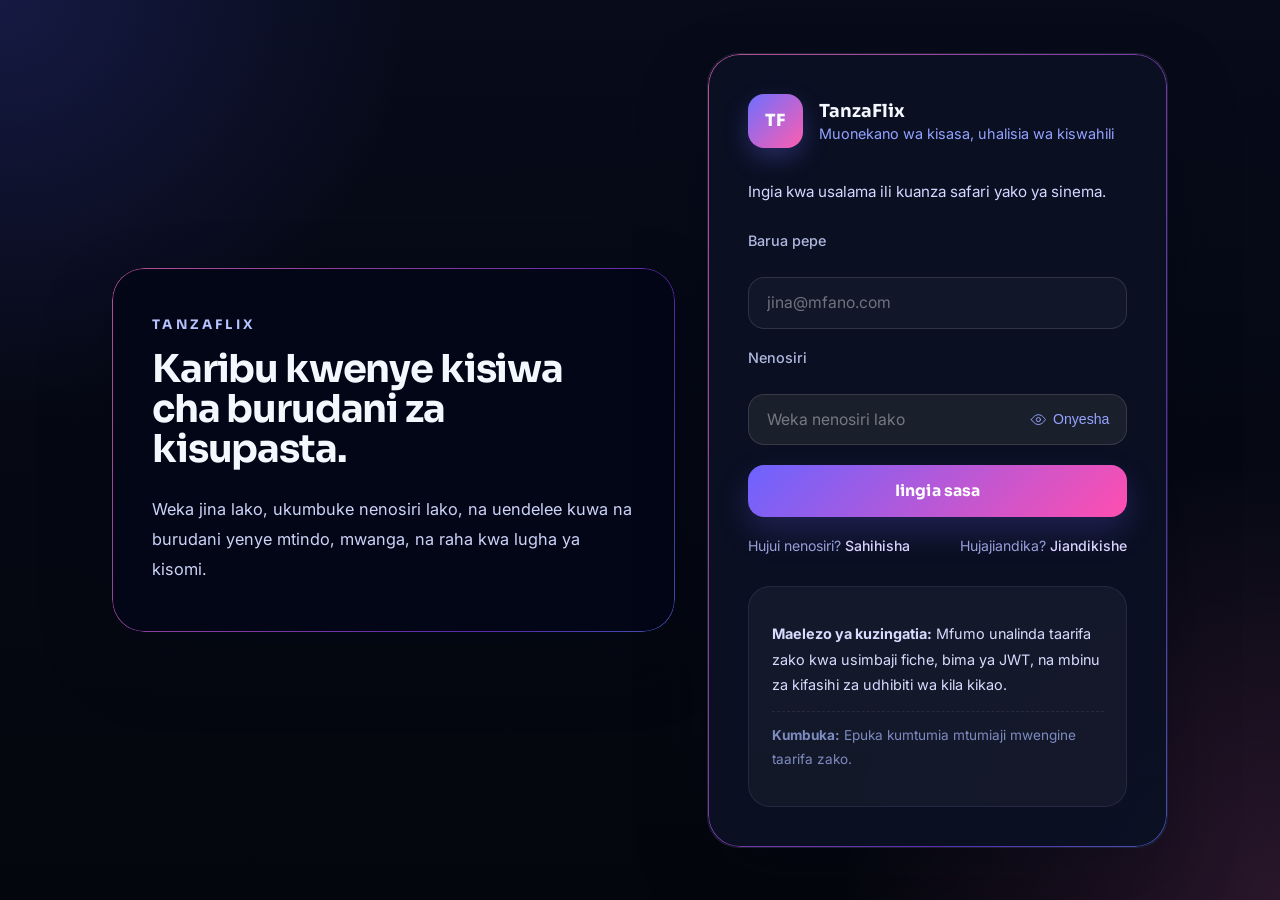
<file: index.html>
<!DOCTYPE html>
<html lang="sw">
<head>
  <meta charset="UTF-8" />
  <meta name="viewport" content="width=device-width, initial-scale=1.0" />
  <title>TanzaFlix | Ingia</title>
  <link rel="stylesheet" href="css/styles.css" />
</head>
<body>
  <div class="page-shell">
    <div class="hero-panel">
      <div class="hero-text">
        <p class="eyebrow">TanzaFlix</p>
        <h1>Karibu kwenye kisiwa cha burudani za kisupasta.</h1>
        <p class="hero-copy">
          Weka jina lako, ukumbuke nenosiri lako, na uendelee kuwa na burudani yenye mtindo, mwanga,
          na raha kwa lugha ya kisomi.
        </p>
      </div>
      <div class="login-card">
        <div class="brand-box">
          <span class="brand-mark">TF</span>
          <div>
            <p class="brand-name">TanzaFlix</p>
            <p class="brand-tag">Muonekano wa kisasa, uhalisia wa kiswahili</p>
          </div>
        </div>

        <form id="loginForm" class="login-form" novalidate>
          <p class="form-intro">Ingia kwa usalama ili kuanza safari yako ya sinema.</p>

          <label class="field-label" for="email">Barua pepe</label>
          <input id="email" name="email" type="email" placeholder="jina@mfano.com" required />

          <label class="field-label" for="password">Nenosiri</label>
          <div class="password-group">
            <input id="password" name="password" type="password" placeholder="Weka nenosiri lako" required />
            <button type="button" class="visibility-toggle" aria-label="Onyesha nenosiri" aria-pressed="false">
              <span class="vis-icon">
                <span class="icon-open" aria-hidden="true">
                  <svg viewBox="0 0 24 24" fill="none" xmlns="http://www.w3.org/2000/svg"><path d="M2 12s4-7 10-7 10 7 10 7-4 7-10 7-10-7-10-7z" stroke="currentColor" stroke-width="1.4" stroke-linecap="round" stroke-linejoin="round"/><circle cx="12" cy="12" r="3" stroke="currentColor" stroke-width="1.4" stroke-linecap="round" stroke-linejoin="round"/></svg>
                </span>
                <span class="icon-closed" aria-hidden="true">
                  <svg viewBox="0 0 24 24" fill="none" xmlns="http://www.w3.org/2000/svg"><path d="M17.94 17.94A10.94 10.94 0 0 1 12 19c-6 0-10-7-10-7 .86-1.6 2.08-3.17 3.62-4.5M3 3l18 18" stroke="currentColor" stroke-width="1.4" stroke-linecap="round" stroke-linejoin="round"/><path d="M9.88 9.88A3 3 0 0 0 14.12 14.12" stroke="currentColor" stroke-width="1.4" stroke-linecap="round" stroke-linejoin="round"/></svg>
                </span>
              </span>
              <span class="vis-label">Onyesha</span>
            </button>
          </div>

          <button type="submit" class="submit-btn">Iingia sasa</button>

          <div class="form-meta">
            <span>Hujui nenosiri? <a href="forgotPassword.html">Sahihisha</a></span>
            <span>Hujajiandika? <a href="register.html">Jiandikishe</a></span>
          </div>
        </form>

        <div class="login-notes">
          <p><strong>Maelezo ya kuzingatia:</strong> Mfumo unalinda taarifa zako kwa usimbaji fiche, bima ya JWT, na mbinu za kifasihi za udhibiti wa kila kikao.</p>
          <p class="demo-credentials"><strong>Kumbuka:</strong> Epuka kumtumia mtumiaji mwengine taarifa zako.</p>
        </div>
      </div>
    </div>
  </div>

  <script type="module" src="js/scripts.js"></script>
</body>
</html>
</file>
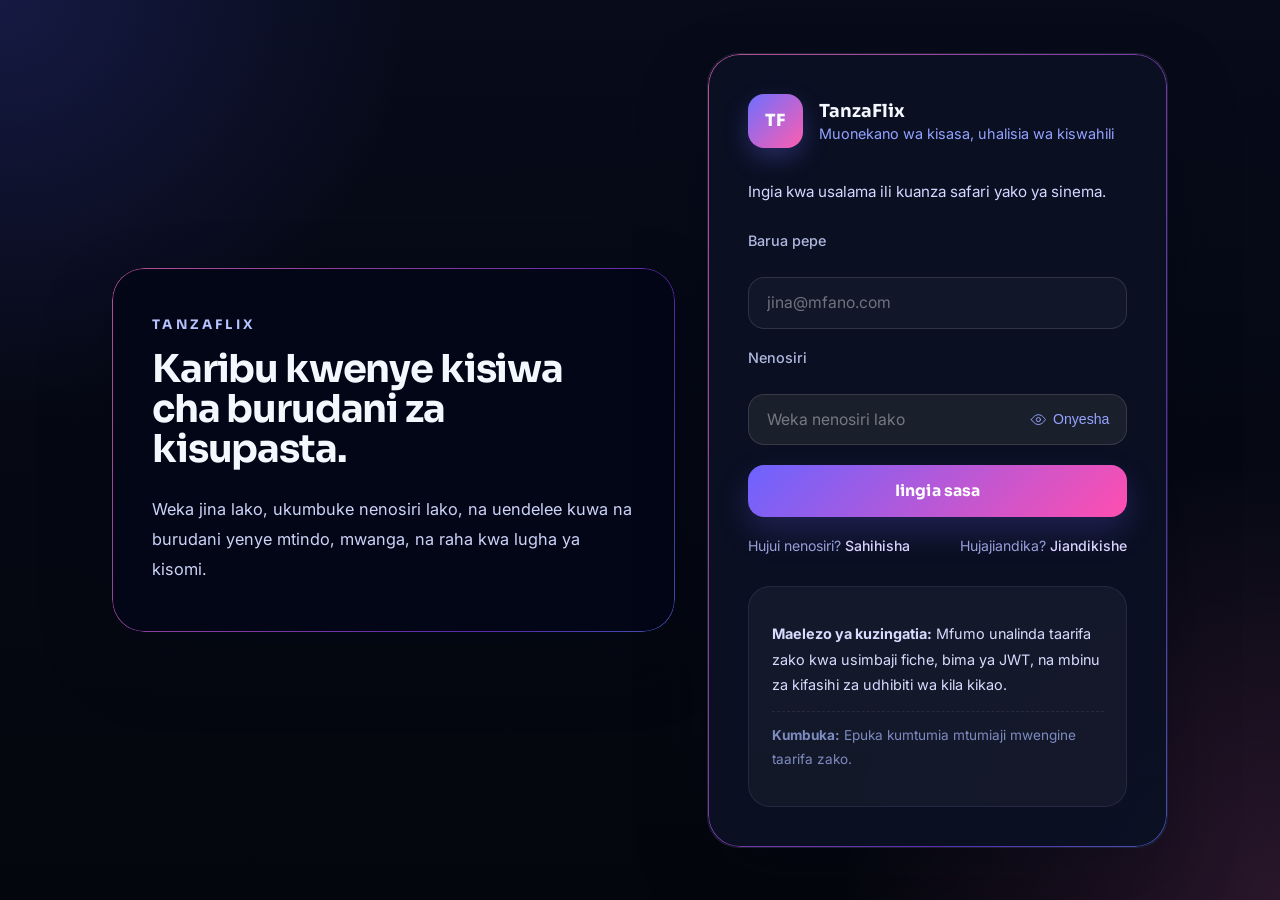
<file: admin.html>
<!DOCTYPE html>
<html lang="sw">
<head>
  <meta charset="UTF-8" />
  <meta name="viewport" content="width=device-width, initial-scale=1.0" />
  <title>TanzaFlix | Admin Panel</title>
  <link rel="stylesheet" href="css/admin.css" />
  <link rel="stylesheet" href="https://cdnjs.cloudflare.com/ajax/libs/font-awesome/6.4.0/css/all.min.css" />
  <style>
    /* Series specific styles */
    .series-fields {
      display: none;
      margin-top: 1rem;
      padding: 1rem;
      background: rgba(255, 255, 255, 0.03);
      border-radius: var(--radius-md);
      border: 1px solid var(--border-color);
    }

    .series-fields.visible {
      display: block;
    }

    .season-group {
      background: rgba(255, 255, 255, 0.02);
      border: 1px solid var(--border-color);
      border-radius: var(--radius-md);
      padding: 1rem;
      margin-bottom: 1rem;
      position: relative;
    }

    .season-group .season-header {
      display: flex;
      justify-content: space-between;
      align-items: center;
      margin-bottom: 0.75rem;
    }

    .season-group .season-header h4 {
      margin: 0;
      color: var(--text-primary);
      font-size: 1rem;
    }

    .season-group .remove-season {
      background: rgba(239, 68, 68, 0.15);
      color: #f87171;
      border: none;
      padding: 0.3rem 0.8rem;
      border-radius: var(--radius-sm);
      cursor: pointer;
      font-size: 0.8rem;
      transition: all var(--transition);
    }

    .season-group .remove-season:hover {
      background: rgba(239, 68, 68, 0.25);
    }

    .episode-item {
      display: grid;
      grid-template-columns: 1fr 1fr 1fr 1fr auto;
      gap: 0.75rem;
      align-items: end;
      background: rgba(255, 255, 255, 0.02);
      padding: 0.75rem;
      border-radius: var(--radius-sm);
      margin-bottom: 0.5rem;
      border: 1px solid rgba(255, 255, 255, 0.04);
    }

    .episode-item .form-group {
      margin-bottom: 0;
    }

    .episode-item .form-group label {
      font-size: 0.7rem;
    }

    .episode-item .remove-episode {
      background: rgba(239, 68, 68, 0.1);
      color: #f87171;
      border: none;
      padding: 0.4rem 0.6rem;
      border-radius: var(--radius-sm);
      cursor: pointer;
      font-size: 0.7rem;
      transition: all var(--transition);
      margin-bottom: 0.2rem;
    }

    .episode-item .remove-episode:hover {
      background: rgba(239, 68, 68, 0.2);
    }

    .episode-item .file-input-wrapper {
      position: relative;
    }

    .episode-item .file-input-wrapper input[type="file"] {
      padding: 0.4rem;
      background: rgba(255, 255, 255, 0.02);
      border-style: dashed;
      color: var(--text-secondary);
      cursor: pointer;
      font-size: 0.75rem;
    }

    .episode-item .file-input-wrapper input[type="file"]::file-selector-button {
      padding: 0.3rem 0.6rem;
      margin-right: 0.5rem;
      border: none;
      border-radius: var(--radius-sm);
      background: var(--primary-gradient);
      color: #fff;
      font-weight: 600;
      font-size: 0.7rem;
      font-family: inherit;
      cursor: pointer;
      transition: opacity var(--transition);
    }

    .episode-item .file-input-wrapper input[type="file"]::file-selector-button:hover {
      opacity: 0.9;
    }

    .episode-item .file-status {
      font-size: 0.65rem;
      color: var(--text-muted);
      margin-top: 0.2rem;
      display: block;
    }

    .episode-item .file-status.uploaded {
      color: var(--accent-green);
    }

    .add-season-btn, .add-episode-btn {
      background: rgba(108, 99, 255, 0.15);
      color: #8b8bff;
      border: 1px solid rgba(108, 99, 255, 0.2);
      padding: 0.4rem 1rem;
      border-radius: var(--radius-sm);
      cursor: pointer;
      font-size: 0.85rem;
      font-weight: 500;
      transition: all var(--transition);
      font-family: inherit;
      margin-top: 0.5rem;
    }

    .add-season-btn:hover, .add-episode-btn:hover {
      background: rgba(108, 99, 255, 0.25);
    }

    .add-episode-btn {
      margin-top: 0.25rem;
      width: 100%;
    }

    .episodes-container {
      margin-top: 0.5rem;
    }

    .badge-single {
      background: rgba(34, 211, 238, 0.12);
      color: #22d3ee;
      padding: 0.15rem 0.6rem;
      border-radius: 999px;
      font-size: 0.65rem;
      font-weight: 600;
      border: 1px solid rgba(34, 211, 238, 0.15);
    }

    .badge-series {
      background: rgba(251, 146, 60, 0.12);
      color: #fb923c;
      padding: 0.15rem 0.6rem;
      border-radius: 999px;
      font-size: 0.65rem;
      font-weight: 600;
      border: 1px solid rgba(251, 146, 60, 0.15);
    }

    .badge-translated {
      background: rgba(34, 197, 94, 0.12);
      color: #4ade80;
      padding: 0.15rem 0.6rem;
      border-radius: 999px;
      font-size: 0.65rem;
      font-weight: 600;
      border: 1px solid rgba(34, 197, 94, 0.15);
    }

    .badge-not-translated {
      background: rgba(251, 191, 36, 0.12);
      color: #fbbf24;
      padding: 0.15rem 0.6rem;
      border-radius: 999px;
      font-size: 0.65rem;
      font-weight: 600;
      border: 1px solid rgba(251, 191, 36, 0.15);
    }

    .content-type-selector {
      display: flex;
      gap: 1rem;
      margin-bottom: 1rem;
      padding: 0.5rem;
      background: rgba(255, 255, 255, 0.03);
      border-radius: var(--radius-md);
      border: 1px solid var(--border-color);
    }

    .content-type-selector label {
      display: flex;
      align-items: center;
      gap: 0.5rem;
      cursor: pointer;
      padding: 0.4rem 0.8rem;
      border-radius: var(--radius-sm);
      transition: all var(--transition);
      font-weight: 500;
      font-size: 0.9rem;
    }

    .content-type-selector label:hover {
      background: rgba(255, 255, 255, 0.05);
    }

    .content-type-selector input[type="radio"] {
      accent-color: #6c63ff;
      width: 16px;
      height: 16px;
      cursor: pointer;
    }

    .content-type-selector label.selected {
      background: rgba(108, 99, 255, 0.12);
      border: 1px solid rgba(108, 99, 255, 0.2);
    }

    .season-number {
      display: inline-block;
      background: rgba(108, 99, 255, 0.15);
      padding: 0.2rem 0.7rem;
      border-radius: var(--radius-sm);
      font-size: 0.8rem;
      font-weight: 600;
      color: #8b8bff;
    }

    /* Loading Spinner for buttons */
    .btn-loading {
      position: relative;
      pointer-events: none;
      opacity: 0.7;
    }

    .btn-loading .spinner {
      display: inline-block;
      width: 18px;
      height: 18px;
      border: 2px solid rgba(255, 255, 255, 0.2);
      border-top-color: #fff;
      border-radius: 50%;
      animation: spin 0.8s linear infinite;
      vertical-align: middle;
      margin-right: 8px;
    }

    @keyframes spin {
      to { transform: rotate(360deg); }
    }

    /* Movies Stats Grid */
    .movies-stats-grid {
      display: grid;
      grid-template-columns: repeat(auto-fit, minmax(200px, 1fr));
      gap: 1rem;
      margin-bottom: 1.5rem;
    }

    .movies-stat-card {
      display: flex;
      align-items: center;
      gap: 1rem;
      padding: 1.1rem 1.3rem;
      background: rgba(255, 255, 255, 0.035);
      border-radius: var(--radius-lg);
      border: 1px solid var(--border-color);
      transition: border-color var(--transition), background var(--transition);
    }

    .movies-stat-card:hover {
      border-color: var(--border-color-strong);
      background: rgba(255, 255, 255, 0.05);
    }

    .movies-stat-icon {
      width: 42px;
      height: 42px;
      flex-shrink: 0;
      display: grid;
      place-items: center;
      background: rgba(108, 99, 255, 0.15);
      border-radius: var(--radius-md);
      font-size: 1.1rem;
      color: #8b8bff;
    }

    .movies-stat-info {
      flex: 1;
      min-width: 0;
    }

    .movies-stat-label {
      font-size: 0.7rem;
      color: var(--text-secondary);
      margin: 0 0 0.15rem;
      font-weight: 500;
      text-transform: uppercase;
      letter-spacing: 0.04em;
    }

    .movies-stat-value {
      font-size: 1.2rem;
      font-weight: 700;
      margin: 0;
      letter-spacing: -0.01em;
      color: var(--text-primary);
    }

    .movies-stat-sub {
      font-size: 0.7rem;
      color: var(--text-secondary);
      margin: 0.1rem 0 0;
    }

    /* Stats Toggle Button */
    .stats-toggle-btn {
      background: rgba(255, 255, 255, 0.06);
      border: 1px solid var(--border-color);
      color: var(--text-secondary);
      padding: 0.5rem 1rem;
      border-radius: var(--radius-md);
      cursor: pointer;
      font-size: 0.85rem;
      font-weight: 500;
      font-family: inherit;
      transition: all var(--transition);
      display: flex;
      align-items: center;
      gap: 0.5rem;
    }

    .stats-toggle-btn:hover {
      background: rgba(255, 255, 255, 0.1);
      color: var(--text-primary);
    }

    .stats-toggle-btn i {
      font-size: 0.9rem;
    }

    /* Users Stats Styles */
    .users-stats-grid {
      display: grid;
      grid-template-columns: repeat(auto-fit, minmax(200px, 1fr));
      gap: 1rem;
      margin-bottom: 1.5rem;
    }

    .users-stat-card {
      display: flex;
      align-items: center;
      gap: 1rem;
      padding: 1.1rem 1.3rem;
      background: rgba(255, 255, 255, 0.035);
      border-radius: var(--radius-lg);
      border: 1px solid var(--border-color);
      transition: border-color var(--transition), background var(--transition);
    }

    .users-stat-card:hover {
      border-color: var(--border-color-strong);
      background: rgba(255, 255, 255, 0.05);
    }

    .users-stat-icon {
      width: 42px;
      height: 42px;
      flex-shrink: 0;
      display: grid;
      place-items: center;
      background: rgba(108, 99, 255, 0.15);
      border-radius: var(--radius-md);
      font-size: 1.1rem;
      color: #8b8bff;
    }

    .users-stat-info {
      flex: 1;
      min-width: 0;
    }

    .users-stat-label {
      font-size: 0.7rem;
      color: var(--text-secondary);
      margin: 0 0 0.15rem;
      font-weight: 500;
      text-transform: uppercase;
      letter-spacing: 0.04em;
    }

    .users-stat-value {
      font-size: 1.2rem;
      font-weight: 700;
      margin: 0;
      letter-spacing: -0.01em;
      color: var(--text-primary);
    }

    .users-stat-sub {
      font-size: 0.7rem;
      color: var(--text-secondary);
      margin: 0.1rem 0 0;
    }

    .users-stats-section {
      margin-bottom: 1.5rem;
    }

    .users-stats-section h3 {
      font-size: 0.85rem;
      font-weight: 600;
      color: var(--text-secondary);
      margin: 0 0 0.75rem 0;
      letter-spacing: 0.03em;
      text-transform: uppercase;
    }

    .users-stats-mini-grid {
      display: grid;
      grid-template-columns: repeat(auto-fit, minmax(180px, 1fr));
      gap: 0.75rem;
    }

    .users-stat-mini {
      padding: 0.75rem 1rem;
      background: rgba(255, 255, 255, 0.025);
      border-radius: var(--radius-md);
      border: 1px solid var(--border-color);
      display: flex;
      justify-content: space-between;
      align-items: center;
    }

    .users-stat-mini-label {
      font-size: 0.78rem;
      color: var(--text-secondary);
    }

    .users-stat-mini-value {
      font-size: 0.9rem;
      font-weight: 600;
      color: var(--text-primary);
    }

    .users-stat-mini .text-success {
      color: #4ade80;
    }
    
    .users-stat-mini .text-warning {
      color: #fbbf24;
    }
    
    .users-stat-mini .text-danger {
      color: #f87171;
    }
    
    .users-stat-mini .text-info {
      color: #60a5fa;
    }

    .users-stat-mini .text-purple {
      color: #a78bfa;
    }

    .country-tag {
      display: inline-block;
      background: rgba(108, 99, 255, 0.12);
      color: #8b8bff;
      padding: 0.15rem 0.6rem;
      border-radius: 999px;
      font-size: 0.7rem;
      font-weight: 500;
      margin: 0.1rem 0.2rem;
    }

    .country-tag .count {
      color: var(--text-secondary);
      font-weight: 400;
    }

    .newest-users-list {
      display: grid;
      gap: 0.5rem;
      margin-top: 0.5rem;
    }

    .newest-user-item {
      display: flex;
      align-items: center;
      gap: 0.75rem;
      padding: 0.6rem 0.8rem;
      background: rgba(255, 255, 255, 0.02);
      border-radius: var(--radius-sm);
      border: 1px solid var(--border-color);
    }

    .newest-user-avatar {
      width: 32px;
      height: 32px;
      border-radius: 50%;
      background: var(--primary-gradient);
      display: grid;
      place-items: center;
      font-weight: 600;
      font-size: 0.8rem;
      color: #fff;
      flex-shrink: 0;
    }

    .newest-user-info {
      flex: 1;
      min-width: 0;
    }

    .newest-user-name {
      font-weight: 600;
      font-size: 0.85rem;
      color: var(--text-primary);
    }

    .newest-user-email {
      font-size: 0.7rem;
      color: var(--text-secondary);
    }

    .newest-user-date {
      font-size: 0.65rem;
      color: var(--text-muted);
    }

    .users-stats-wrapper {
      display: grid;
      grid-template-columns: 1fr 1fr;
      gap: 1.5rem;
      margin-top: 1rem;
    }

    .users-stats-col {
      background: rgba(255, 255, 255, 0.02);
      border-radius: var(--radius-lg);
      border: 1px solid var(--border-color);
      padding: 1rem;
    }

    .users-stats-col h4 {
      font-size: 0.8rem;
      font-weight: 600;
      color: var(--text-secondary);
      margin: 0 0 0.75rem 0;
      text-transform: uppercase;
      letter-spacing: 0.04em;
    }

    /* Ratings Tab Styles */
    .ratings-stats-grid {
      display: grid;
      grid-template-columns: repeat(auto-fit, minmax(200px, 1fr));
      gap: 1rem;
      margin-bottom: 1.5rem;
    }

    .ratings-stat-card {
      display: flex;
      align-items: center;
      gap: 1rem;
      padding: 1.1rem 1.3rem;
      background: rgba(255, 255, 255, 0.035);
      border-radius: var(--radius-lg);
      border: 1px solid var(--border-color);
      transition: border-color var(--transition), background var(--transition);
    }

    .ratings-stat-card:hover {
      border-color: var(--border-color-strong);
      background: rgba(255, 255, 255, 0.05);
    }

    .ratings-stat-icon {
      width: 42px;
      height: 42px;
      flex-shrink: 0;
      display: grid;
      place-items: center;
      background: rgba(251, 191, 36, 0.15);
      border-radius: var(--radius-md);
      font-size: 1.1rem;
      color: #fbbf24;
    }

    .ratings-stat-info {
      flex: 1;
      min-width: 0;
    }

    .ratings-stat-label {
      font-size: 0.7rem;
      color: var(--text-secondary);
      margin: 0 0 0.15rem;
      font-weight: 500;
      text-transform: uppercase;
      letter-spacing: 0.04em;
    }

    .ratings-stat-value {
      font-size: 1.2rem;
      font-weight: 700;
      margin: 0;
      letter-spacing: -0.01em;
      color: var(--text-primary);
    }

    .ratings-distribution {
      padding: 1rem;
      background: rgba(255, 255, 255, 0.02);
      border-radius: var(--radius-md);
      border: 1px solid var(--border-color);
      margin-bottom: 1.5rem;
    }

    .ratings-distribution h4 {
      font-size: 0.85rem;
      color: var(--text-secondary);
      margin: 0 0 0.75rem 0;
    }

    .ratings-top-raters {
      padding: 1rem;
      background: rgba(255, 255, 255, 0.02);
      border-radius: var(--radius-md);
      border: 1px solid var(--border-color);
      margin-bottom: 1.5rem;
    }

    .ratings-top-raters h4 {
      font-size: 0.85rem;
      color: var(--text-secondary);
      margin: 0 0 0.75rem 0;
    }

    /* Subscriptions Tab Styles */
    .subscription-status {
      padding: 0.25rem 0.8rem;
      border-radius: 999px;
      font-size: 0.75rem;
      font-weight: 600;
      display: inline-block;
    }

    .subscription-status.status-active {
      background: rgba(34, 197, 94, 0.15);
      color: #4ade80;
      border: 1px solid rgba(34, 197, 94, 0.2);
    }

    .subscription-status.status-cancelling {
      background: rgba(251, 191, 36, 0.15);
      color: #fbbf24;
      border: 1px solid rgba(251, 191, 36, 0.2);
    }

    .subscription-status.status-expired {
      background: rgba(239, 68, 68, 0.15);
      color: #f87171;
      border: 1px solid rgba(239, 68, 68, 0.2);
    }

    .subscription-status.status-unknown {
      background: rgba(255, 255, 255, 0.05);
      color: var(--text-secondary);
      border: 1px solid var(--border-color);
    }

    .subscription-stats-grid {
      display: grid;
      grid-template-columns: repeat(auto-fit, minmax(160px, 1fr));
      gap: 1rem;
      margin-bottom: 1.5rem;
    }

    .subscription-stat-card {
      display: flex;
      align-items: center;
      gap: 1rem;
      padding: 1rem;
      background: rgba(255, 255, 255, 0.035);
      border-radius: var(--radius-lg);
      border: 1px solid var(--border-color);
      transition: border-color var(--transition), background var(--transition);
    }

    .subscription-stat-card:hover {
      border-color: var(--border-color-strong);
      background: rgba(255, 255, 255, 0.05);
    }

    .subscription-stat-icon {
      width: 36px;
      height: 36px;
      flex-shrink: 0;
      display: grid;
      place-items: center;
      border-radius: var(--radius-md);
      font-size: 1rem;
    }

    .subscription-stat-icon .fa-check-circle {
      color: #4ade80;
    }

    .subscription-stat-icon .fa-clock {
      color: #fbbf24;
    }

    .subscription-stat-icon .fa-times-circle {
      color: #f87171;
    }

    .subscription-stat-icon .fa-id-card {
      color: #8b8bff;
    }

    .subscription-stat-label {
      font-size: 0.65rem;
      color: var(--text-secondary);
      margin: 0;
      text-transform: uppercase;
      letter-spacing: 0.04em;
    }

    .subscription-stat-value {
      font-size: 1.1rem;
      font-weight: 700;
      margin: 0;
      color: var(--text-primary);
    }

    /* Transactions Tab - Stats Grid */
    .stats-grid {
      display: grid;
      grid-template-columns: repeat(auto-fit, minmax(210px, 1fr));
      gap: 1rem;
      margin-bottom: 1.5rem;
    }

    .stat-card {
      display: flex;
      align-items: center;
      gap: 1rem;
      padding: 1.3rem;
      background: rgba(255, 255, 255, 0.035);
      border-radius: var(--radius-lg);
      border: 1px solid var(--border-color);
      transition: border-color var(--transition), background var(--transition);
    }

    .stat-card:hover {
      border-color: var(--border-color-strong);
      background: rgba(255, 255, 255, 0.05);
    }

    .stat-icon {
      width: 48px;
      height: 48px;
      flex-shrink: 0;
      display: grid;
      place-items: center;
      background: rgba(108, 99, 255, 0.15);
      border-radius: var(--radius-md);
      font-size: 1.2rem;
      color: #8b8bff;
    }

    .stat-info {
      flex: 1;
      min-width: 0;
    }

    .stat-label {
      font-size: 0.78rem;
      color: var(--text-secondary);
      margin: 0 0 0.2rem;
      font-weight: 500;
    }

    .stat-value {
      font-size: 1.35rem;
      font-weight: 700;
      margin: 0;
      letter-spacing: -0.01em;
    }

    /* Refresh Button */
    .refresh-btn {
      background: rgba(255, 255, 255, 0.06);
      border: 1px solid var(--border-color);
      color: var(--text-secondary);
      padding: 0.5rem 1rem;
      border-radius: var(--radius-md);
      cursor: pointer;
      font-size: 0.85rem;
      font-weight: 500;
      font-family: inherit;
      transition: all var(--transition);
      display: flex;
      align-items: center;
      gap: 0.5rem;
    }

    .refresh-btn:hover {
      background: rgba(255, 255, 255, 0.1);
      color: var(--text-primary);
    }

    /* Rating bar styling */
    .rating-bar-container {
      height: 6px;
      background: rgba(255, 255, 255, 0.05);
      border-radius: 999px;
      overflow: hidden;
      width: 120px;
    }

    .rating-bar-fill {
      height: 100%;
      background: linear-gradient(90deg, #6c63ff, #ff4eb0);
      border-radius: 999px;
      transition: width 0.6s ease;
    }

    /* Ads Tab Styles */
    .ads-stats-grid {
      display: grid;
      grid-template-columns: repeat(auto-fit, minmax(180px, 1fr));
      gap: 1rem;
      margin-bottom: 1.5rem;
    }

    .ads-stat-card {
      display: flex;
      align-items: center;
      gap: 1rem;
      padding: 1rem 1.2rem;
      background: rgba(255, 255, 255, 0.035);
      border-radius: var(--radius-lg);
      border: 1px solid var(--border-color);
      transition: border-color var(--transition), background var(--transition);
    }

    .ads-stat-card:hover {
      border-color: var(--border-color-strong);
      background: rgba(255, 255, 255, 0.05);
    }

    .ads-stat-icon {
      width: 40px;
      height: 40px;
      flex-shrink: 0;
      display: grid;
      place-items: center;
      background: rgba(251, 146, 60, 0.15);
      border-radius: var(--radius-md);
      font-size: 1.1rem;
      color: #fb923c;
    }

    .ads-stat-info {
      flex: 1;
      min-width: 0;
    }

    .ads-stat-label {
      font-size: 0.65rem;
      color: var(--text-secondary);
      margin: 0 0 0.1rem;
      font-weight: 500;
      text-transform: uppercase;
      letter-spacing: 0.04em;
    }

    .ads-stat-value {
      font-size: 1.1rem;
      font-weight: 700;
      margin: 0;
      color: var(--text-primary);
    }

    .ad-image-preview {
      max-width: 80px;
      max-height: 60px;
      border-radius: var(--radius-sm);
      object-fit: cover;
      border: 1px solid var(--border-color);
    }

    .ad-status-badge {
      padding: 0.2rem 0.7rem;
      border-radius: 999px;
      font-size: 0.7rem;
      font-weight: 600;
    }

    .ad-status-badge.active {
      background: rgba(34, 197, 94, 0.15);
      color: #4ade80;
      border: 1px solid rgba(34, 197, 94, 0.2);
    }

    .ad-status-badge.inactive {
      background: rgba(239, 68, 68, 0.15);
      color: #f87171;
      border: 1px solid rgba(239, 68, 68, 0.2);
    }

    @media (max-width: 992px) {
      .episode-item {
        grid-template-columns: 1fr 1fr;
        gap: 0.5rem;
      }
      .episode-item .remove-episode {
        justify-self: end;
        grid-column: 2;
      }
      .subscription-stats-grid {
        grid-template-columns: repeat(auto-fit, minmax(140px, 1fr));
      }
    }

    @media (max-width: 768px) {
      .episode-item {
        grid-template-columns: 1fr;
        gap: 0.5rem;
      }
      .episode-item .remove-episode {
        justify-self: end;
      }
      .content-type-selector {
        flex-direction: column;
        gap: 0.5rem;
      }
      .movies-stats-grid,
      .users-stats-grid,
      .ratings-stats-grid,
      .ads-stats-grid {
        grid-template-columns: repeat(auto-fit, minmax(150px, 1fr));
        gap: 0.75rem;
      }
      .movies-stat-card,
      .users-stat-card,
      .ratings-stat-card,
      .ads-stat-card {
        padding: 0.9rem 1rem;
      }
      .movies-stat-value,
      .users-stat-value,
      .ratings-stat-value,
      .ads-stat-value {
        font-size: 1rem;
      }
      .users-stats-wrapper {
        grid-template-columns: 1fr;
        gap: 1rem;
      }
      .users-stats-mini-grid {
        grid-template-columns: 1fr 1fr;
      }
      .subscription-stats-grid {
        grid-template-columns: 1fr 1fr;
      }
      .stats-grid {
        grid-template-columns: 1fr 1fr;
      }
    }

    @media (max-width: 480px) {
      .movies-stats-grid,
      .users-stats-grid,
      .ratings-stats-grid,
      .ads-stats-grid {
        grid-template-columns: 1fr 1fr;
        gap: 0.6rem;
      }
      .movies-stat-card,
      .users-stat-card,
      .ratings-stat-card,
      .ads-stat-card {
        padding: 0.7rem 0.8rem;
        gap: 0.6rem;
      }
      .movies-stat-icon,
      .users-stat-icon,
      .ratings-stat-icon,
      .ads-stat-icon {
        width: 32px;
        height: 32px;
        font-size: 0.9rem;
      }
      .movies-stat-value,
      .users-stat-value,
      .ratings-stat-value,
      .ads-stat-value {
        font-size: 0.95rem;
      }
      .movies-stat-label,
      .users-stat-label,
      .ratings-stat-label,
      .ads-stat-label {
        font-size: 0.6rem;
      }
      .users-stats-mini-grid {
        grid-template-columns: 1fr;
      }
      .episode-item {
        grid-template-columns: 1fr;
      }
      .subscription-stats-grid {
        grid-template-columns: 1fr 1fr;
        gap: 0.5rem;
      }
      .subscription-stat-card {
        padding: 0.7rem;
      }
      .subscription-stat-value {
        font-size: 0.95rem;
      }
      .stats-grid {
        grid-template-columns: 1fr;
      }
    }
  </style>
</head>
<body>
  <div class="admin-wrapper">
    <header class="admin-header">
      <div class="header-left">
        <div class="brand">
          <span class="brand-mark">TF</span>
          <span class="brand-name">TanzaFlix Admin</span>
        </div>
      </div>
      <div class="header-center">
        <div class="realtime-clock" id="realtimeClock">
          <span class="time" id="clockTime">00:00:00</span>
          <span class="date" id="clockDate">Jumatano, 1 Januari 2024</span>
        </div>
      </div>
      <div class="header-right">
        <div class="admin-profile" id="adminProfile">
          <span class="admin-email" id="adminEmail">admin@tanzaflix.com</span>
          <div class="admin-avatar">
            <i class="fas fa-user-circle"></i>
          </div>
          <div class="profile-dropdown" id="profileDropdown">
            <button class="dropdown-item" id="logoutBtn">
              <i class="fas fa-sign-out-alt"></i>
              <span>Ondoka</span>
            </button>
          </div>
        </div>
      </div>
    </header>

    <nav class="admin-nav">
        <button class="nav-item active" data-tab="movies">
            <i class="fas fa-film"></i>
            <span>Movies</span>
        </button>
        <button class="nav-item" data-tab="users">
            <i class="fas fa-users"></i>
            <span>Watumizi</span>
        </button>
        <button class="nav-item" data-tab="subscriptions">
            <i class="fas fa-id-card"></i>
            <span>Usajili</span>
        </button>
        <button class="nav-item" data-tab="transactions">
            <i class="fas fa-shopping-cart"></i>
            <span>Manunuzi</span>
        </button>
        <button class="nav-item" data-tab="activities" id="navActivities">
            <i class="fas fa-chart-line"></i>
            <span>Shughuli</span>
        </button>
        <button class="nav-item" data-tab="ratings">
            <i class="fas fa-star"></i>
            <span>Ratings</span>
        </button>
        <button class="nav-item" data-tab="ads">
            <i class="fas fa-ad"></i>
            <span>Matangazo</span>
        </button>
    </nav>

    <main class="admin-content">
      <!-- Movies Tab -->
      <section id="moviesTab" class="tab-content active">
        <div class="tab-header">
          <h2><i class="fas fa-film"></i> Orodha ya Movies</h2>
          <div style="display:flex;gap:0.75rem;align-items:center;flex-wrap:wrap;">
            <button class="stats-toggle-btn" id="toggleStatsBtn">
              <i class="fas fa-chart-bar"></i>
              <span id="statsToggleLabel">Ficha Takwimu</span>
            </button>
            <button class="add-btn" id="addMovieBtn">
              <i class="fas fa-plus"></i>
              <span>Ongeza Movie</span>
            </button>
          </div>
        </div>

        <!-- Movies Stats Section -->
        <div id="moviesStatsContainer">
          <div class="movies-stats-grid" id="moviesStatsGrid">
            <div class="movies-stat-card">
              <div class="movies-stat-icon"><i class="fas fa-video"></i></div>
              <div class="movies-stat-info">
                <p class="movies-stat-label">Jumla ya Movies</p>
                <p class="movies-stat-value" id="statTotalMovies">0</p>
              </div>
            </div>
            <div class="movies-stat-card">
              <div class="movies-stat-icon"><i class="fas fa-tag"></i></div>
              <div class="movies-stat-info">
                <p class="movies-stat-label">Single Movies</p>
                <p class="movies-stat-value" id="statSingleMovies">0</p>
              </div>
            </div>
            <div class="movies-stat-card">
              <div class="movies-stat-icon"><i class="fas fa-layer-group"></i></div>
              <div class="movies-stat-info">
                <p class="movies-stat-label">Series</p>
                <p class="movies-stat-value" id="statSeriesMovies">0</p>
              </div>
            </div>
            <div class="movies-stat-card">
              <div class="movies-stat-icon"><i class="fas fa-clock"></i></div>
              <div class="movies-stat-info">
                <p class="movies-stat-label">Imeongezwa Mwezi</p>
                <p class="movies-stat-value" id="statRecentMovies">0</p>
              </div>
            </div>
            <div class="movies-stat-card">
              <div class="movies-stat-icon"><i class="fas fa-tv"></i></div>
              <div class="movies-stat-info">
                <p class="movies-stat-label">Jumla ya Seasons</p>
                <p class="movies-stat-value" id="statTotalSeasons">0</p>
                <p class="movies-stat-sub"><span id="statTotalEpisodes">0</span> Episodes</p>
              </div>
            </div>
            <div class="movies-stat-card">
              <div class="movies-stat-icon"><i class="fas fa-money-bill-wave"></i></div>
              <div class="movies-stat-info">
                <p class="movies-stat-label">Wastani wa Bei</p>
                <p class="movies-stat-value" id="statAvgPrice">TSh 0</p>
                <p class="movies-stat-sub"><span id="statPaidMovies">0</span> zilizolipwa</p>
              </div>
            </div>
          </div>
        </div>

        <div class="table-container" id="moviesTableContainer">
          <table class="admin-table" id="moviesTable">
            <thead>
              <tr>
                <th>Jina</th>
                <th>Lugha</th>
                <th>Nchi</th>
                <th>Kategoria</th>
                <th>Imetafsiriwa</th>
                <th>Mwaka</th>
                <th>Bei</th>
                <th>Rating</th>
                <th>Vitendo</th>
              </tr>
            </thead>
            <tbody id="moviesTableBody">
              <!-- Movies will be rendered here -->
            </tbody>
          </table>
        </div>
      </section>

      <!-- Users Tab -->
      <section id="usersTab" class="tab-content">
        <div class="tab-header">
          <h2><i class="fas fa-users"></i> Watumizi Waliosajiliwa</h2>
          <div style="display:flex;gap:0.75rem;align-items:center;flex-wrap:wrap;">
            <button class="stats-toggle-btn" id="toggleUsersStatsBtn">
              <i class="fas fa-chart-bar"></i>
              <span id="usersStatsToggleLabel">Ficha Takwimu</span>
            </button>
            <button class="add-btn" id="addUserBtn">
              <i class="fas fa-plus"></i>
              <span>Ongeza Mtumiaji</span>
            </button>
          </div>
        </div>

        <!-- Users Stats Section -->
        <div id="usersStatsContainer">
          <div class="users-stats-grid" id="usersStatsGrid">
            <div class="users-stat-card">
              <div class="users-stat-icon"><i class="fas fa-users"></i></div>
              <div class="users-stat-info">
                <p class="users-stat-label">Jumla ya Watumizi</p>
                <p class="users-stat-value" id="statTotalUsers">0</p>
              </div>
            </div>
            <div class="users-stat-card">
              <div class="users-stat-icon"><i class="fas fa-eye"></i></div>
              <div class="users-stat-info">
                <p class="users-stat-label">Wameangalia</p>
                <p class="users-stat-value" id="statHasWatched">0</p>
                <p class="users-stat-sub"><span id="statNeverWatched">0</span> hawajaangalia</p>
              </div>
            </div>
            <div class="users-stat-card">
              <div class="users-stat-icon"><i class="fas fa-shopping-bag"></i></div>
              <div class="users-stat-info">
                <p class="users-stat-label">Wamenunua</p>
                <p class="users-stat-value" id="statUsersWithPurchases">0</p>
                <p class="users-stat-sub"><span id="statTotalPurchases">0</span> manunuzi</p>
              </div>
            </div>
            <div class="users-stat-card">
              <div class="users-stat-icon"><i class="fas fa-money-bill-wave"></i></div>
              <div class="users-stat-info">
                <p class="users-stat-label">Mapato</p>
                <p class="users-stat-value" id="statUserRevenue">TSh 0</p>
              </div>
            </div>
          </div>

          <div class="users-stats-wrapper">
            <div class="users-stats-col">
              <h4><i class="fas fa-globe-africa"></i> Nchi & Mikoa</h4>
              <div id="usersCountryStats"></div>
              <div style="margin-top:0.75rem;" id="usersRegionStats"></div>
            </div>
            <div class="users-stats-col">
              <h4><i class="fas fa-user-plus"></i> Watumizi Wapya</h4>
              <div id="usersNewestList"></div>
            </div>
          </div>

          <div class="users-stats-section" style="margin-top:1.5rem;">
            <h3><i class="fas fa-chart-line"></i> Muhtasari wa Shughuli</h3>
            <div class="users-stats-mini-grid">
              <div class="users-stat-mini">
                <span class="users-stat-mini-label">Kiwango cha Kutazama</span>
                <span class="users-stat-mini-value text-info" id="statWatchRate">0%</span>
              </div>
              <div class="users-stat-mini">
                <span class="users-stat-mini-label">Kiwango cha Ununuzi</span>
                <span class="users-stat-mini-value text-success" id="statPurchaseRate">0%</span>
              </div>
              <div class="users-stat-mini">
                <span class="users-stat-mini-label">Wateja Wanaorudia</span>
                <span class="users-stat-mini-value text-warning" id="statRepeatCustomers">0</span>
              </div>
              <div class="users-stat-mini">
                <span class="users-stat-mini-label">Wastani wa Matumizi</span>
                <span class="users-stat-mini-value text-purple" id="statAvgSpend">TSh 0</span>
              </div>
            </div>
          </div>

          <div class="users-stats-section" style="margin-top:1rem;">
            <h3><i class="fas fa-calendar-alt"></i> Usajili wa Wiki Iliyopita</h3>
            <div id="usersRegistrationChart" style="display:flex;gap:0.5rem;flex-wrap:wrap;padding:0.5rem 0;"></div>
          </div>
        </div>

        <div class="table-container" style="margin-top:1.5rem;">
          <table class="admin-table" id="usersTable">
            <thead>
              <tr>
                <th>Jina</th>
                <th>Barua pepe</th>
                <th>Simu</th>
                <th>Nchi</th>
                <th>Eneo</th>
                <th>Picha</th>
                <th>Vitendo</th>
              </tr>
            </thead>
            <tbody id="usersTableBody">
              <!-- Users will be rendered here -->
            </tbody>
          </table>
        </div>
      </section>

      <!-- Subscriptions Tab -->
      <section id="subscriptionsTab" class="tab-content">
        <div class="tab-header">
          <h2><i class="fas fa-id-card"></i> Usajili wa Watumizi</h2>
          <button class="refresh-btn" id="refreshSubscriptionsBtn">
            <i class="fas fa-sync-alt"></i>
            <span>Refresh</span>
          </button>
        </div>

        <!-- Subscription Stats -->
        <div class="subscription-stats-grid">
          <div class="subscription-stat-card">
            <div class="subscription-stat-icon"><i class="fas fa-check-circle"></i></div>
            <div>
              <p class="subscription-stat-label">Inatumika</p>
              <p class="subscription-stat-value" id="subActiveCount">0</p>
            </div>
          </div>
          <div class="subscription-stat-card">
            <div class="subscription-stat-icon"><i class="fas fa-clock"></i></div>
            <div>
              <p class="subscription-stat-label">Inaghairiwa</p>
              <p class="subscription-stat-value" id="subCancellingCount">0</p>
            </div>
          </div>
          <div class="subscription-stat-card">
            <div class="subscription-stat-icon"><i class="fas fa-times-circle"></i></div>
            <div>
              <p class="subscription-stat-label">Imeisha</p>
              <p class="subscription-stat-value" id="subExpiredCount">0</p>
            </div>
          </div>
          <div class="subscription-stat-card" style="border-color:rgba(108,99,255,0.2);background:rgba(108,99,255,0.05);">
            <div class="subscription-stat-icon" style="background:rgba(108,99,255,0.2);color:#8b8bff;"><i class="fas fa-id-card"></i></div>
            <div>
              <p class="subscription-stat-label">Jumla</p>
              <p class="subscription-stat-value" id="subTotalCount">0</p>
            </div>
          </div>
        </div>

        <div class="table-container">
          <table class="admin-table" id="subscriptionsTable">
            <thead>
              <tr>
                <th>Mtumiaji</th>
                <th>Barua pepe</th>
                <th>Mpango</th>
                <th>Bei</th>
                <th>Hali</th>
                <th>Inaisha</th>
                <th>Siku Zilizobaki</th>
                <th>Vitendo</th>
              </tr>
            </thead>
            <tbody id="subscriptionsTableBody">
              <!-- Subscriptions will be rendered here -->
            </tbody>
          </table>
        </div>
      </section>

      <!-- Transactions Tab -->
      <section id="transactionsTab" class="tab-content">
        <div class="tab-header">
          <h2><i class="fas fa-shopping-cart"></i> Manunuzi & Mapato</h2>
          <button class="refresh-btn" id="refreshTransactionsBtn">
            <i class="fas fa-sync-alt"></i>
            <span>Refresh</span>
          </button>
        </div>
        <div class="stats-grid">
          <div class="stat-card">
            <div class="stat-icon"><i class="fas fa-dollar-sign"></i></div>
            <div class="stat-info">
              <p class="stat-label">Jumla ya Mapato</p>
              <p class="stat-value" id="totalIncome">TSh 0</p>
            </div>
          </div>
          <div class="stat-card">
            <div class="stat-icon"><i class="fas fa-check-circle"></i></div>
            <div class="stat-info">
              <p class="stat-label">Manunuzi Yamekamilika</p>
              <p class="stat-value" id="completedTransactions">0</p>
            </div>
          </div>
          <div class="stat-card">
            <div class="stat-icon"><i class="fas fa-clock"></i></div>
            <div class="stat-info">
              <p class="stat-label">Manunuzi Yanayosubiri</p>
              <p class="stat-value" id="pendingTransactions">0</p>
            </div>
          </div>
          <div class="stat-card">
            <div class="stat-icon"><i class="fas fa-users"></i></div>
            <div class="stat-info">
              <p class="stat-label">Wateja Walionunua</p>
              <p class="stat-value" id="totalCustomers">0</p>
            </div>
          </div>
        </div>
        <div class="table-container">
          <table class="admin-table" id="transactionsTable">
            <thead>
              <tr>
                <th>#</th>
                <th>Mteja</th>
                <th>Movie</th>
                <th>Kiasi</th>
                <th>Hali</th>
                <th>Tarehe</th>
              </tr>
            </thead>
            <tbody id="transactionsTableBody">
              <!-- Transactions will be rendered here -->
            </tbody>
          </table>
        </div>
      </section>

      <!-- Activities Tab -->
      <section id="activitiesTab" class="tab-content">
        <div class="tab-header">
          <h2><i class="fas fa-chart-line"></i> Shughuli za Watumizi</h2>
          <button class="add-btn" id="openActivitiesDashboardBtn">
            <i class="fas fa-external-link-alt"></i>
            <span>Onyesha Dashboard</span>
          </button>
        </div>
        <div class="table-container">
          <table class="admin-table" id="activitiesTable">
            <thead>
              <tr>
                <th>Mtumiaji</th>
                <th>Hali</th>
                <th>Jukumu</th>
                <th>Imeingia</th>
                <th>Imetoka</th>
                <th>Movie Zilizonunuliwa</th>
                <th>Kitendo</th>
              </tr>
            </thead>
            <tbody id="activitiesTableBody">
              <tr>
                <td colspan="7" class="empty-state">
                  <i class="fas fa-chart-line" style="font-size:1.5rem;display:block;margin-bottom:0.5rem;"></i>
                  <p>Tazama dashboard kamili ya shughuli</p>
                  <button class="add-btn" id="openActivitiesDashboardBtn2" style="margin-top:0.75rem;">
                    <i class="fas fa-external-link-alt"></i>
                    <span>Fungua Dashboard</span>
                  </button>
                </td>
              </tr>
            </tbody>
          </table>
        </div>
      </section>

      <!-- Ratings Tab -->
      <section id="ratingsTab" class="tab-content">
        <div class="tab-header">
          <h2><i class="fas fa-star"></i> Takwimu za Ratings</h2>
          <button class="refresh-btn" id="refreshRatingsBtn">
            <i class="fas fa-sync-alt"></i>
            <span>Refresh</span>
          </button>
        </div>

        <!-- Ratings Stats -->
        <div class="ratings-stats-grid">
          <div class="ratings-stat-card">
            <div class="ratings-stat-icon"><i class="fas fa-star"></i></div>
            <div class="ratings-stat-info">
              <p class="ratings-stat-label">Jumla ya Ratings</p>
              <p class="ratings-stat-value" id="ratingTotalRatings">0</p>
            </div>
          </div>
          <div class="ratings-stat-card">
            <div class="ratings-stat-icon"><i class="fas fa-chart-line"></i></div>
            <div class="ratings-stat-info">
              <p class="ratings-stat-label">Wastani wa Jumla</p>
              <p class="ratings-stat-value" id="ratingOverallAvg">0.0</p>
            </div>
          </div>
          <div class="ratings-stat-card">
            <div class="ratings-stat-icon"><i class="fas fa-film"></i></div>
            <div class="ratings-stat-info">
              <p class="ratings-stat-label">Movies Zilizokadiriwa</p>
              <p class="ratings-stat-value" id="ratingMoviesWithRatings">0</p>
            </div>
          </div>
        </div>

        <!-- Rating Distribution -->
        <div class="ratings-distribution">
          <h4><i class="fas fa-chart-bar"></i> Usambazaji wa Ratings</h4>
          <div id="ratingDistribution">
            <!-- Dynamic content -->
          </div>
        </div>

        <!-- Ratings by Movie -->
        <div class="table-container" style="margin-bottom:1.5rem;">
          <table class="admin-table" id="ratingsMovieTable">
            <thead>
              <tr>
                <th>Jina la Movie</th>
                <th>Wastani wa Rating</th>
                <th>Jumla ya Ratings</th>
                <th>Bar</th>
              </tr>
            </thead>
            <tbody id="ratingsMovieTableBody">
              <!-- Dynamic content -->
            </tbody>
          </table>
        </div>

        <!-- Top Raters -->
        <div class="ratings-top-raters">
          <h4><i class="fas fa-trophy"></i> Watumizi Wanaokadiria Zaidi</h4>
          <div id="ratingTopRaters">
            <!-- Dynamic content -->
          </div>
        </div>
      </section>

      <!-- Ads Tab -->
      <section id="adsTab" class="tab-content">
        <div class="tab-header">
          <h2><i class="fas fa-ad"></i> Usimamizi wa Matangazo</h2>
          <div style="display:flex;gap:0.75rem;align-items:center;flex-wrap:wrap;">
            <button class="refresh-btn" id="refreshAdsBtn">
              <i class="fas fa-sync-alt"></i>
              <span>Refresh</span>
            </button>
            <button class="add-btn" id="addAdBtn">
              <i class="fas fa-plus"></i>
              <span>Ongeza Tangazo</span>
            </button>
          </div>
        </div>

        <!-- Ads Stats -->
        <div class="ads-stats-grid" id="adsStatsGrid">
          <div class="ads-stat-card">
            <div class="ads-stat-icon"><i class="fas fa-ad"></i></div>
            <div class="ads-stat-info">
              <p class="ads-stat-label">Jumla ya Matangazo</p>
              <p class="ads-stat-value" id="statTotalAds">0</p>
            </div>
          </div>
          <div class="ads-stat-card" style="border-color:rgba(34,197,94,0.15);">
            <div class="ads-stat-icon" style="background:rgba(34,197,94,0.15);color:#4ade80;"><i class="fas fa-check-circle"></i></div>
            <div class="ads-stat-info">
              <p class="ads-stat-label">Inatumika</p>
              <p class="ads-stat-value" id="statActiveAds">0</p>
            </div>
          </div>
          <div class="ads-stat-card" style="border-color:rgba(239,68,68,0.15);">
            <div class="ads-stat-icon" style="background:rgba(239,68,68,0.15);color:#f87171;"><i class="fas fa-times-circle"></i></div>
            <div class="ads-stat-info">
              <p class="ads-stat-label">Haijatumika</p>
              <p class="ads-stat-value" id="statInactiveAds">0</p>
            </div>
          </div>
          <div class="ads-stat-card">
            <div class="ads-stat-icon"><i class="fas fa-eye"></i></div>
            <div class="ads-stat-info">
              <p class="ads-stat-label">Jumla ya Maoni</p>
              <p class="ads-stat-value" id="statTotalViews">0</p>
            </div>
          </div>
          <div class="ads-stat-card">
            <div class="ads-stat-icon"><i class="fas fa-mouse-pointer"></i></div>
            <div class="ads-stat-info">
              <p class="ads-stat-label">Jumla ya Kubofya</p>
              <p class="ads-stat-value" id="statTotalClicks">0</p>
              <p class="ads-stat-sub">CTR: <span id="statOverallCTR">0%</span></p>
            </div>
          </div>
        </div>

        <div class="table-container">
          <table class="admin-table" id="adsTable">
            <thead>
              <tr>
                <th>Picha</th>
                <th>Jina</th>
                <th>URL</th>
                <th>Hali</th>
                <th>Maoni</th>
                <th>Kubofya</th>
                <th>CTR</th>
                <th>Tarehe</th>
                <th>Vitendo</th>
              </tr>
            </thead>
            <tbody id="adsTableBody">
              <!-- Ads will be rendered here -->
            </tbody>
          </table>
        </div>
      </section>
    </main>
  </div>

  <!-- Movie Modal -->
  <div class="modal" id="movieModal">
    <div class="modal-content" style="max-width: 900px;">
      <div class="modal-header">
        <h3 id="movieModalTitle">Ongeza Movie</h3>
        <button class="modal-close" onclick="closeModal('movieModal')">&times;</button>
      </div>
      <form id="movieForm" enctype="multipart/form-data">
        <input type="hidden" id="movieId" />

        <div class="form-group">
          <label>Jina la Movie</label>
          <input type="text" id="movieTitle" placeholder="Jina la movie" required />
        </div>

        <!-- Content Type Selector -->
        <div class="form-group">
          <label>Aina ya Maudhui</label>
          <div class="content-type-selector" id="contentTypeSelector">
            <label class="selected">
              <input type="radio" name="contentType" value="single" checked />
              <span>🎬 Single Movie</span>
            </label>
            <label>
              <input type="radio" name="contentType" value="series" />
              <span>📺 Series</span>
            </label>
          </div>
        </div>

        <div class="form-row">
          <div class="form-group">
            <label>Nchi</label>
            <select id="movieCountry" required>
              <option value="">Chagua nchi</option>
              <option value="Movie ya Kiengereza">Movie ya Kiengereza</option>
              <option value="Bongo Movie">Bongo Movie</option>
              <option value="Movie ya Kiarabu">Movie ya Kiarabu</option>
              <option value="Movie ya Kifilipino">Movie ya Kifilipino</option>
              <option value="Movie ya Kihindi">Movie ya Kihindi</option>
              <option value="Movie ya Kitaliano">Movie ya Kitaliano</option>
              <option value="Movie ya Kikorea">Movie ya Kikorea</option>
            </select>
          </div>
          <div class="form-group">
            <label>Lugha</label>
            <input type="text" id="movieLang" placeholder="Lugha ya movie" required />
          </div>
        </div>

        <div class="form-row">
          <div class="form-group">
            <label>Kategoria</label>
            <select id="movieCategory" required>
              <option value="">Chagua kategoria</option>
              <option value="Action">Action</option>
              <option value="Love Story">Love Story</option>
              <option value="Drama">Drama</option>
              <option value="Mix">Mix</option>
            </select>
          </div>
          <div class="form-group">
            <label>Imetafsiriwa</label>
            <select id="movieTranslated" required>
              <option value="0">Haijatafsiriwa</option>
              <option value="1">Imetafsiriwa</option>
            </select>
            <small>Je, movie hii imetafsiriwa kwa Kiswahili?</small>
          </div>
        </div>

        <div class="form-row">
          <div class="form-group">
            <label>Mwaka</label>
            <input type="number" id="movieYear" placeholder="2024" required />
          </div>
          <div class="form-group">
            <label>Bei (TSh)</label>
            <input type="number" id="moviePrice" placeholder="600" required />
          </div>
        </div>

        <div class="form-group">
          <label>Maelezo</label>
          <textarea id="movieDescription" rows="3" placeholder="Maelezo ya movie"></textarea>
        </div>

        <div class="form-group">
          <label>Poster</label>
          <input type="file" id="moviePoster" accept="image/*" required />
          <small>Picha ya jalada la movie (JPEG, PNG, WEBP)</small>
        </div>

        <!-- Single Movie Fields -->
        <div id="singleMovieFields">
          <div class="form-group">
            <label>Muda wa Movie</label>
            <input type="text" id="movieDuration" placeholder="45m, 1h 30m, 2h 15m" />
          </div>
          <div class="form-group">
            <label>Video ya Movie</label>
            <input type="file" id="movieFile" accept="video/*,.mp4,.mkv,.avi" required />
            <small>MP4, MKV, AVI (max 2GB)</small>
          </div>
        </div>

        <!-- Series Fields -->
        <div id="seriesFields" class="series-fields">
          <h4 style="margin: 0 0 1rem 0; color: var(--text-primary);">Mipangilio ya Series</h4>
          <div id="seasonsContainer">
            <!-- Seasons will be dynamically added here -->
          </div>
          <button type="button" class="add-season-btn" id="addSeasonBtn">
            <i class="fas fa-plus"></i> Ongeza Season
          </button>
        </div>

        <div class="form-group">
          <label>More Like This (hiari)</label>
          <select id="movieMoreLike" multiple>
            <option value="">Chagua movies zinazofanana</option>
          </select>
          <small>Shikilia Ctrl (Cmd) ili kuchagua zaidi ya moja</small>
        </div>

        <div class="modal-actions">
          <button type="button" class="btn-cancel" onclick="closeModal('movieModal')">Ghairi</button>
          <button type="submit" class="btn-submit" id="submitMovieBtn">Hifadhi</button>
        </div>
      </form>
    </div>
  </div>

  <!-- User Modal -->
  <div class="modal" id="userModal">
    <div class="modal-content" style="max-width: 550px;">
      <div class="modal-header">
        <h3 id="userModalTitle">Ongeza Mtumiaji</h3>
        <button class="modal-close" onclick="closeModal('userModal')">&times;</button>
      </div>
      <form id="userForm" enctype="multipart/form-data">
        <input type="hidden" id="userId" />

        <div class="form-row">
          <div class="form-group">
            <label>Jina Kamili</label>
            <input type="text" id="userFullName" placeholder="Jina kamili" required />
          </div>
          <div class="form-group">
            <label>Namba ya Simu</label>
            <input type="tel" id="userPhone" placeholder="07XX XXX XXX" required />
          </div>
        </div>

        <div class="form-row">
          <div class="form-group">
            <label>Nchi</label>
            <select id="userCountry" required>
              <option value="">Chagua nchi</option>
              <option value="Tanzania">Tanzania</option>
              <option value="Kenya">Kenya</option>
              <option value="Uganda">Uganda</option>
              <option value="Other">Nchi nyingine</option>
            </select>
          </div>
          <div class="form-group" id="userRegionGroup" style="display:none;">
            <label>Eneo</label>
            <select id="userRegion">
              <option value="">Chagua eneo</option>
              <option value="Bara">Bara</option>
              <option value="Zanzibar">Zanzibar</option>
            </select>
          </div>
        </div>

        <div class="form-group">
          <label>Barua pepe</label>
          <input type="email" id="userEmail" placeholder="jina@mfano.com" required />
        </div>

        <div class="form-row">
          <div class="form-group">
            <label>Nenosiri</label>
            <input type="password" id="userPassword" placeholder="Weka nenosiri" />
            <small style="display:block;margin-top:0.3rem;color:var(--text-muted);font-size:0.7rem;">
              Acha tupu ili kubaki nenosiri la sasa (wakati wa kuhariri)
            </small>
          </div>
          <div class="form-group">
            <label>Hakiki Nenosiri</label>
            <input type="password" id="userPasswordConfirm" placeholder="Rudia nenosiri" />
          </div>
        </div>

        <div class="form-group">
          <label>Picha ya Wasifu</label>
          <input type="file" id="userPhoto" accept="image/*" />
          <small style="display:block;margin-top:0.3rem;color:var(--text-muted);font-size:0.7rem;">
            Chagua picha mpya ili kubadilisha (hiari)
          </small>
        </div>

        <!-- Current photo preview -->
        <div id="userPhotoPreview" class="user-photo-preview" style="display:none; margin-top:0.5rem;">
          <label style="font-size:0.75rem;color:var(--text-secondary);">Picha ya sasa:</label>
          <img id="userCurrentPhoto" src="" alt="Picha ya sasa" style="width:60px;height:60px;border-radius:50%;object-fit:cover;border:2px solid rgba(255,255,255,0.1);display:block;margin-top:0.3rem;" />
        </div>

        <div class="modal-actions">
          <button type="button" class="btn-cancel" onclick="closeModal('userModal')">Ghairi</button>
          <button type="submit" class="btn-submit" id="submitUserBtn">Hifadhi</button>
        </div>
      </form>
    </div>
  </div>

  <!-- Ad Modal -->
  <div class="modal" id="adModal">
    <div class="modal-content" style="max-width: 550px;">
      <div class="modal-header">
        <h3 id="adModalTitle">Ongeza Tangazo</h3>
        <button class="modal-close" onclick="closeModal('adModal')">&times;</button>
      </div>
      <form id="adForm" enctype="multipart/form-data">
        <input type="hidden" id="adId" />

        <div class="form-group">
          <label>Jina la Tangazo</label>
          <input type="text" id="adTitle" placeholder="Jina la tangazo" required />
        </div>

        <div class="form-group">
          <label>URL ya Tangazo</label>
          <input type="url" id="adUrl" placeholder="https://mfano.com" required />
          <small>Anwani ya wavuti ambapo mtumiaji ataelekezwa</small>
        </div>

        <div class="form-group">
          <label>Picha ya Tangazo</label>
          <input type="file" id="adImage" accept="image/*" required />
          <small>PNG, JPEG, WEBP, GIF (max 5MB)</small>
        </div>

        <div id="adImagePreview" style="display:none; margin-top:0.5rem;">
          <label style="font-size:0.75rem;color:var(--text-secondary);">Picha ya sasa:</label>
          <img id="adCurrentImage" src="" alt="Picha ya tangazo" style="max-width:100%;max-height:150px;border-radius:var(--radius-sm);border:1px solid var(--border-color);display:block;margin-top:0.3rem;" />
        </div>

        <div class="form-group">
          <label>Hali</label>
          <select id="adStatus">
            <option value="active">Inatumika</option>
            <option value="inactive">Haijatumika</option>
          </select>
        </div>

        <div class="modal-actions">
          <button type="button" class="btn-cancel" onclick="closeModal('adModal')">Ghairi</button>
          <button type="submit" class="btn-submit" id="submitAdBtn">Hifadhi</button>
        </div>
      </form>
    </div>
  </div>

  <!-- Confirm Delete Modal -->
  <div class="modal" id="confirmModal">
    <div class="modal-content confirm-modal">
      <div class="modal-header">
        <h3>Thibitisha Kufuta</h3>
        <button class="modal-close" onclick="closeModal('confirmModal')">&times;</button>
      </div>
      <p id="confirmMessage">Je, una uhakika unataka kufuta hii?</p>
      <div class="modal-actions">
        <button type="button" class="btn-cancel" onclick="closeModal('confirmModal')">Ghairi</button>
        <button type="button" class="btn-delete" id="confirmDeleteBtn">Futa</button>
      </div>
    </div>
  </div>

  <script type="module" src="js/admin.js"></script>
</body>
</html>
</file>
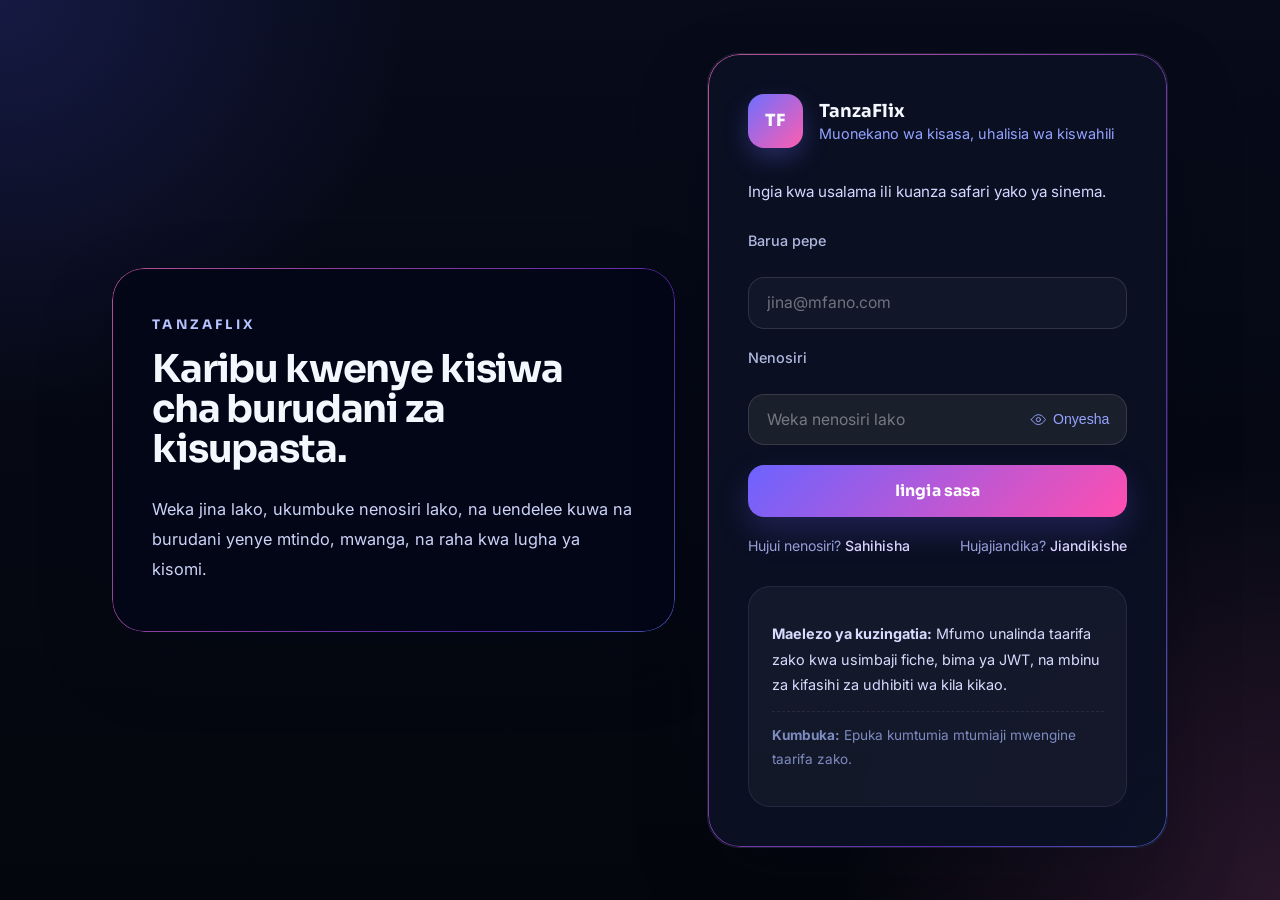
<file: continue-watching.html>
<!DOCTYPE html>
<html lang="sw">
<head>
    <meta charset="UTF-8" />
    <meta name="viewport" content="width=device-width, initial-scale=1.0" />
    <title>Endelea Kutazama - TanzaFlix</title>
    <link rel="stylesheet" href="css/styles.css" />
    <style>
        .continue-watching-page {
            max-width: 1200px;
            margin: 0 auto;
            padding: 2rem 1.5rem;
        }

        .page-header {
            display: flex;
            justify-content: space-between;
            align-items: center;
            margin-bottom: 2rem;
            flex-wrap: wrap;
            gap: 1rem;
            padding: 1.5rem 1.75rem;
            border-radius: var(--radius-xl);
            background: var(--surface-2);
            border: 1px solid var(--line-soft);
            backdrop-filter: blur(18px);
        }

        .page-header h1 {
            font-size: 1.6rem;
            font-weight: 700;
            color: #f0f3ff;
            margin: 0;
        }

        .page-header .subtitle {
            color: #9aa2d7;
            font-size: 0.95rem;
            margin: 0.3rem 0 0;
        }

        .continue-grid {
            display: grid;
            grid-template-columns: repeat(auto-fill, minmax(240px, 1fr));
            gap: 1.5rem;
        }

        .continue-card {
            background: rgba(255, 255, 255, 0.05);
            border-radius: 16px;
            overflow: hidden;
            border: 1px solid rgba(255, 255, 255, 0.06);
            transition: transform 0.3s ease, box-shadow 0.3s ease, border-color 0.3s ease;
            cursor: pointer;
            position: relative;
        }

        .continue-card:hover {
            transform: translateY(-4px);
            box-shadow: 0 12px 40px rgba(0, 0, 0, 0.3);
            border-color: rgba(108, 99, 255, 0.3);
        }

        .continue-card .thumbnail {
            position: relative;
            width: 100%;
            padding-top: 56.25%;
            background: #1a1a2e;
            overflow: hidden;
        }

        .continue-card .thumbnail img {
            position: absolute;
            top: 0;
            left: 0;
            width: 100%;
            height: 100%;
            object-fit: cover;
        }

        .continue-card .thumbnail .placeholder {
            position: absolute;
            top: 0;
            left: 0;
            width: 100%;
            height: 100%;
            display: grid;
            place-items: center;
            font-size: 3rem;
            color: #6c63ff;
            background: linear-gradient(135deg, #1a1a2e, #2d2b4e);
        }

        .progress-bar-container {
            position: absolute;
            bottom: 0;
            left: 0;
            right: 0;
            height: 4px;
            background: rgba(255, 255, 255, 0.1);
        }

        .progress-bar-fill {
            height: 100%;
            background: linear-gradient(90deg, #6c63ff, #ff4eb0);
            transition: width 0.5s ease;
            border-radius: 0 2px 2px 0;
        }

        .play-overlay {
            position: absolute;
            top: 0;
            left: 0;
            right: 0;
            bottom: 0;
            display: grid;
            place-items: center;
            background: rgba(0, 0, 0, 0.4);
            opacity: 0;
            transition: opacity 0.3s ease;
        }

        .continue-card:hover .play-overlay {
            opacity: 1;
        }

        .play-overlay .play-icon {
            width: 60px;
            height: 60px;
            border-radius: 50%;
            background: rgba(108, 99, 255, 0.85);
            display: grid;
            place-items: center;
            font-size: 1.8rem;
            color: #fff;
            box-shadow: 0 4px 20px rgba(108, 99, 255, 0.4);
            backdrop-filter: blur(4px);
            transition: transform 0.3s ease;
        }

        .continue-card:hover .play-overlay .play-icon {
            transform: scale(1.1);
        }

        .lock-overlay {
            position: absolute;
            top: 0;
            left: 0;
            right: 0;
            bottom: 0;
            display: grid;
            place-items: center;
            background: rgba(0, 0, 0, 0.7);
            color: #f87171;
            font-size: 0.85rem;
            font-weight: 600;
            backdrop-filter: blur(2px);
        }

        .lock-overlay span {
            background: rgba(239, 68, 68, 0.2);
            padding: 0.4rem 1rem;
            border-radius: 999px;
            border: 1px solid rgba(239, 68, 68, 0.2);
        }

        .continue-card .card-content {
            padding: 1rem 1.2rem 1.2rem;
        }

        .continue-card .card-title {
            font-weight: 600;
            color: #f0f3ff;
            font-size: 0.95rem;
            margin: 0 0 0.5rem;
            line-height: 1.35;
            display: -webkit-box;
            -webkit-line-clamp: 2;
            -webkit-box-orient: vertical;
            overflow: hidden;
        }

        .continue-card .card-meta {
            display: flex;
            justify-content: space-between;
            align-items: center;
            flex-wrap: wrap;
            gap: 0.4rem;
        }

        .continue-card .card-meta .percentage {
            font-size: 0.85rem;
            font-weight: 700;
            color: #6c63ff;
        }

        .continue-card .card-meta .time-ago {
            font-size: 0.75rem;
            color: #9aa2d7;
        }

        .badge {
            font-size: 0.65rem;
            padding: 0.18rem 0.6rem;
            border-radius: 999px;
            font-weight: 600;
            text-transform: uppercase;
            letter-spacing: 0.02em;
        }

        .badge-subscription {
            background: rgba(108, 99, 255, 0.15);
            color: #818cf8;
            border: 1px solid rgba(108, 99, 255, 0.1);
        }

        .badge-purchased {
            background: rgba(251, 146, 60, 0.15);
            color: #fb923c;
            border: 1px solid rgba(251, 146, 60, 0.1);
        }

        .badge-free-trial {
            background: rgba(52, 211, 153, 0.15);
            color: #34d399;
            border: 1px solid rgba(52, 211, 153, 0.1);
        }

        .badge-denied {
            background: rgba(239, 68, 68, 0.15);
            color: #f87171;
            border: 1px solid rgba(239, 68, 68, 0.1);
        }

        .badge-completed {
            background: rgba(34, 197, 94, 0.12);
            color: #4ade80;
            border: 1px solid rgba(34, 197, 94, 0.1);
        }

        .empty-state {
            text-align: center;
            padding: 4rem 2rem;
            color: #9aa2d7;
            border-radius: var(--radius-xl);
            background: var(--surface-1);
            border: 1px solid var(--line-soft);
        }

        .empty-state .icon {
            font-size: 4rem;
            margin-bottom: 1rem;
            opacity: 0.5;
        }

        .empty-state h3 {
            font-size: 1.3rem;
            color: #f0f3ff;
            margin-bottom: 0.5rem;
        }

        .empty-state p {
            max-width: 400px;
            margin: 0 auto 1.5rem;
            color: #9aa2d7;
        }

        .btn-primary {
            display: inline-block;
            padding: 0.7rem 2rem;
            background: linear-gradient(135deg, #6c63ff, #ff4eb0);
            border-radius: 999px;
            color: #fff;
            text-decoration: none;
            font-weight: 600;
            box-shadow: var(--shadow-brand);
            transition: transform 0.2s ease, opacity 0.2s ease, box-shadow 0.2s ease;
        }

        .btn-primary:hover {
            transform: translateY(-2px);
            box-shadow: var(--shadow-brand-hover);
            opacity: 0.96;
        }

        .loading-grid {
            display: grid;
            grid-template-columns: repeat(auto-fill, minmax(240px, 1fr));
            gap: 1.5rem;
        }

        .loading-card {
            background: rgba(255, 255, 255, 0.05);
            border-radius: 16px;
            overflow: hidden;
            border: 1px solid rgba(255, 255, 255, 0.04);
            animation: pulse 1.5s ease-in-out infinite;
        }

        .loading-card .loading-thumbnail {
            width: 100%;
            padding-top: 56.25%;
            background: rgba(255, 255, 255, 0.05);
        }

        .loading-card .loading-content {
            padding: 1rem 1.2rem 1.2rem;
        }

        .loading-card .loading-title {
            height: 18px;
            width: 80%;
            background: rgba(255, 255, 255, 0.05);
            border-radius: 4px;
            margin-bottom: 0.5rem;
        }

        .loading-card .loading-meta {
            height: 14px;
            width: 60%;
            background: rgba(255, 255, 255, 0.05);
            border-radius: 4px;
        }

        @keyframes pulse {
            0%, 100% { opacity: 1; }
            50% { opacity: 0.5; }
        }

        @media (max-width: 768px) {
            .continue-grid {
                grid-template-columns: repeat(auto-fill, minmax(180px, 1fr));
                gap: 1rem;
            }
            .page-header {
                padding: 1.2rem 1.4rem;
            }
            .page-header h1 {
                font-size: 1.3rem;
            }
        }

        @media (max-width: 480px) {
            .continue-grid {
                grid-template-columns: 1fr 1fr;
                gap: 0.8rem;
            }
            .continue-card .card-content {
                padding: 0.7rem 0.8rem 0.8rem;
            }
            .continue-card .card-title {
                font-size: 0.8rem;
            }
            .continue-card .card-meta .percentage {
                font-size: 0.7rem;
            }
        }
    </style>
</head>
<body>
    <div class="continue-watching-page">
        <div class="page-header">
            <div>
                <h1>🔄 Endelea Kutazama</h1>
                <p class="subtitle">Endelea pale ulipoishia</p>
            </div>
            <a href="dashboard.html" class="btn-nav">← Rudi Dashibodi</a>
        </div>

        <div id="loadingState" class="loading-grid">
            <div class="loading-card"><div class="loading-thumbnail"></div><div class="loading-content"><div class="loading-title"></div><div class="loading-meta"></div></div></div>
            <div class="loading-card"><div class="loading-thumbnail"></div><div class="loading-content"><div class="loading-title"></div><div class="loading-meta"></div></div></div>
            <div class="loading-card"><div class="loading-thumbnail"></div><div class="loading-content"><div class="loading-title"></div><div class="loading-meta"></div></div></div>
            <div class="loading-card"><div class="loading-thumbnail"></div><div class="loading-content"><div class="loading-title"></div><div class="loading-meta"></div></div></div>
            <div class="loading-card"><div class="loading-thumbnail"></div><div class="loading-content"><div class="loading-title"></div><div class="loading-meta"></div></div></div>
            <div class="loading-card"><div class="loading-thumbnail"></div><div class="loading-content"><div class="loading-title"></div><div class="loading-meta"></div></div></div>
        </div>

        <div id="contentContainer" style="display: none;">
            <div id="continueGrid" class="continue-grid"></div>
            <div id="emptyState" class="empty-state" style="display: none;">
                <div class="icon">🎬</div>
                <h3>Hujaanza kutazama bado</h3>
                <p>Anza kutazama movie au mfululizo na utaweza kuendelea pale ulipoishia.</p>
                <a href="movies.html" class="btn-primary">🗂️ Nenda kwenye Filamu</a>
            </div>
        </div>
    </div>

    <script type="module">
        import api from './js/api.js';
        import auth from './js/auth.js';

        document.addEventListener('DOMContentLoaded', async function() {
            if (!auth.checkAuth()) return;

            const loadingState = document.getElementById('loadingState');
            const contentContainer = document.getElementById('contentContainer');
            const continueGrid = document.getElementById('continueGrid');
            const emptyState = document.getElementById('emptyState');

            function formatTimeAgo(dateString) {
                const date = new Date(dateString);
                const now = new Date();
                const diffMs = now - date;
                const diffMins = Math.floor(diffMs / 60000);
                const diffHours = Math.floor(diffMs / 3600000);
                const diffDays = Math.floor(diffMs / 86400000);
                if (diffMins < 1) return 'Sasa hivi';
                if (diffMins < 60) return `${diffMins} dk iliyopita`;
                if (diffHours < 24) return `${diffHours} sa iliyopita`;
                if (diffDays < 7) return `${diffDays} siku iliyopita`;
                return date.toLocaleDateString('sw');
            }

            function getBadge(accessType) {
                const badges = {
                    'subscription': { class: 'badge-subscription', label: '📺 Akaunti' },
                    'paid_single': { class: 'badge-purchased', label: '💳 Imenunuliwa' },
                    'free_trial_possible': { class: 'badge-free-trial', label: '🎁 Majaribio' },
                    'denied': { class: 'badge-denied', label: '🔒 Imefungwa' }
                };
                return badges[accessType] || { class: 'badge-subscription', label: '📺 Akaunti' };
            }

            function renderItems(items) {
                if (!items || items.length === 0) {
                    loadingState.style.display = 'none';
                    contentContainer.style.display = 'block';
                    emptyState.style.display = 'block';
                    continueGrid.innerHTML = '';
                    return;
                }

                continueGrid.innerHTML = items.map(item => {
                    const progress = Math.round(item.percentage || 0);
                    const badge = getBadge(item.accessType);
                    const isClickable = item.canWatch;

                    const thumbnailHtml = item.poster 
                        ? `<img src="${item.poster}" alt="${item.movie_title}" loading="lazy" />`
                        : `<div class="placeholder">🎬</div>`;

                    const onClickAttr = isClickable 
                        ? `onclick="window.location.href='player.html?movie=${item.movie_id}${item.episode_id ? '&episode=' + item.episode_id : ''}&resume=${item.resume_at || 0}'"` 
                        : '';

                    return `
                        <div class="continue-card" ${onClickAttr} style="${!isClickable ? 'cursor: not-allowed; opacity: 0.7;' : ''}">
                            <div class="thumbnail">
                                ${thumbnailHtml}
                                <div class="progress-bar-container">
                                    <div class="progress-bar-fill" style="width: ${Math.min(100, progress)}%;"></div>
                                </div>
                                ${isClickable ? `
                                    <div class="play-overlay">
                                        <div class="play-icon">▶</div>
                                    </div>
                                ` : `
                                    <div class="lock-overlay">
                                        <span>🔒</span>
                                    </div>
                                `}
                            </div>
                            <div class="card-content">
                                <div class="card-title">${item.display_title || item.movie_title}</div>
                                <div class="card-meta">
                                    <span class="percentage">${progress}%</span>
                                    <span class="time-ago">${formatTimeAgo(item.last_updated)}</span>
                                    <span class="badge ${badge.class}">${badge.label}</span>
                                </div>
                            </div>
                        </div>
                    `;
                }).join('');

                loadingState.style.display = 'none';
                contentContainer.style.display = 'block';
                emptyState.style.display = 'none';
            }

            try {
                const response = await api.getContinueWatching(50);
                if (response.success && response.data) {
                    renderItems(response.data.items);
                } else {
                    throw new Error(response.message || 'Failed to load data');
                }
            } catch (error) {
                console.error('Error:', error);
                loadingState.style.display = 'none';
                contentContainer.style.display = 'block';
                emptyState.style.display = 'block';
                emptyState.querySelector('h3').textContent = '⚠️ Hitilafu';
                emptyState.querySelector('p').textContent = 'Tumekumbana na tatizo. Tafadhali jaribu tena baadaye.';
            }
        });
    </script>
</body>
</html>
</file>
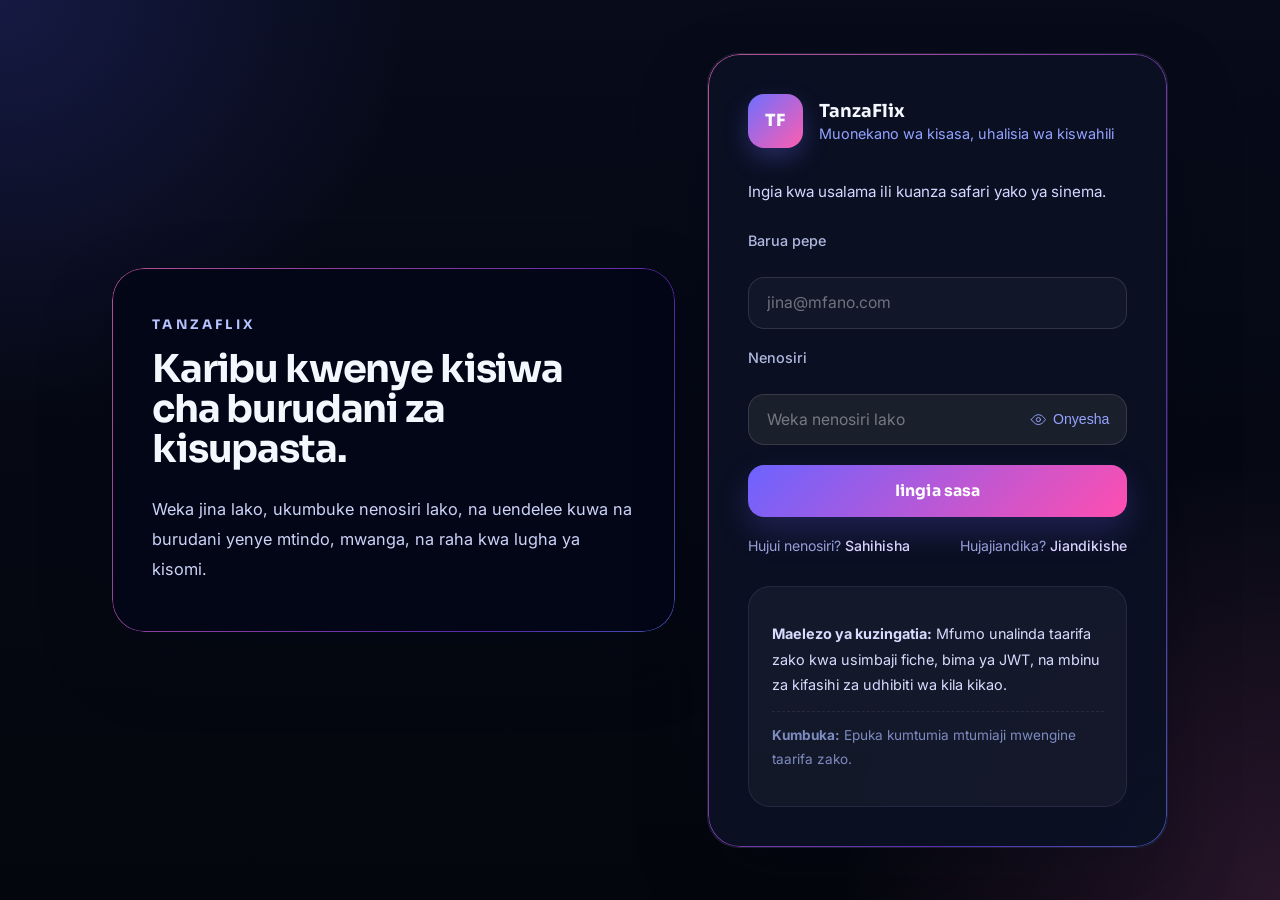
<file: dashboard.html>
<!DOCTYPE html>
<html lang="sw">
<head>
  <meta charset="UTF-8" />
  <meta name="viewport" content="width=device-width, initial-scale=1.0" />
  <title>TanzaFlix | Dashibodi</title>
  <link rel="stylesheet" href="css/styles.css" />
  <style>
    /* ===== Profile Card Styles ===== */
    .profile-card {
      display: flex;
      align-items: center;
      gap: 1.5rem;
      padding: 0.5rem 0;
    }

    .profile-card .profile-avatar {
      width: 80px;
      height: 80px;
      border-radius: 50%;
      object-fit: cover;
      border: 3px solid rgba(108, 99, 255, 0.3);
      flex-shrink: 0;
    }

    .profile-card .profile-avatar-placeholder {
      width: 80px;
      height: 80px;
      border-radius: 50%;
      background: linear-gradient(135deg, #6c63ff, #ff4eb0);
      display: grid;
      place-items: center;
      font-size: 2rem;
      font-weight: 700;
      color: #fff;
      flex-shrink: 0;
    }

    .profile-card .profile-info {
      flex: 1;
      min-width: 0;
    }

    .profile-card .profile-name {
      font-size: 1.3rem;
      font-weight: 700;
      margin: 0;
      color: #f0f3ff;
    }

    .profile-card .profile-email {
      font-size: 0.9rem;
      color: #9aa2d7;
      margin: 0.2rem 0 0.1rem;
    }

    .profile-card .profile-details {
      display: flex;
      flex-wrap: wrap;
      gap: 0.5rem 1rem;
      margin-top: 0.5rem;
    }

    .profile-card .profile-details span {
      font-size: 0.8rem;
      color: #b8c4ff;
      background: rgba(255, 255, 255, 0.05);
      padding: 0.25rem 0.8rem;
      border-radius: 999px;
      border: 1px solid rgba(255, 255, 255, 0.06);
      line-height: 1.4;
    }

    .profile-card .profile-details .badge-subscriber {
      background: rgba(34, 197, 94, 0.15);
      color: #4ade80;
      border-color: rgba(34, 197, 94, 0.15);
      font-weight: 600;
    }

    .profile-card .profile-details .badge-guest {
      background: rgba(251, 191, 36, 0.15);
      color: #fbbf24;
      border-color: rgba(251, 191, 36, 0.15);
      font-weight: 600;
    }

    /* Logout Button in Header */
    .header-right {
      display: flex;
      align-items: center;
      gap: 1rem;
    }

    .logout-btn-header {
      display: flex;
      align-items: center;
      gap: 0.5rem;
      padding: 0.6rem 1.3rem;
      background: rgba(239, 68, 68, 0.12);
      border: 1px solid rgba(239, 68, 68, 0.22);
      border-radius: 999px;
      color: #f87171;
      font-size: 0.85rem;
      font-weight: 600;
      cursor: pointer;
      transition: background var(--dur-med, 0.2s) ease, transform var(--dur-med, 0.2s) ease, box-shadow var(--dur-med, 0.2s) ease;
      font-family: inherit;
    }

    .logout-btn-header:hover {
      background: rgba(239, 68, 68, 0.22);
      transform: translateY(-1px);
      box-shadow: 0 10px 22px rgba(239, 68, 68, 0.16);
    }

    .logout-btn-header:active {
      transform: translateY(0);
    }

    .logout-btn-header i {
      font-size: 0.9rem;
    }

    /* Remove user table */
    .user-list-section {
      display: none !important;
    }

    /* Watch History Styles */
    .watch-history-list {
      list-style: none;
      padding: 0;
      margin: var(--space-3) 0 0;
    }

    .watch-history-list li {
      display: flex;
      align-items: center;
      gap: var(--space-3);
      padding: var(--space-3);
      background: rgba(255, 255, 255, 0.03);
      border-radius: var(--radius-md);
      margin-bottom: var(--space-2);
      border: 1px solid rgba(255, 255, 255, 0.04);
      transition: background var(--dur-med) ease, border-color var(--dur-med) ease;
    }

    .watch-history-list li:last-child {
      margin-bottom: 0;
    }

    .watch-history-list li:hover {
      background: rgba(255, 255, 255, 0.06);
      border-color: rgba(255, 255, 255, 0.08);
    }

    .watch-history-list .history-icon {
      font-size: 1.15rem;
      flex-shrink: 0;
    }

    .watch-history-list .history-info {
      flex: 1;
      min-width: 0;
    }

    .watch-history-list .history-title {
      font-weight: 600;
      color: #f0f3ff;
      font-size: 0.95rem;
    }

    .watch-history-list .history-meta {
      display: flex;
      flex-wrap: wrap;
      align-items: center;
      gap: 0.4rem;
      font-size: 0.8rem;
      color: #9aa2d7;
      margin-top: 0.3rem;
    }

    .watch-history-list .history-badge {
      font-size: 0.7rem;
      padding: 0.18rem 0.65rem;
      border-radius: 999px;
      font-weight: 600;
      flex-shrink: 0;
    }

    .history-badge.completed {
      background: rgba(34, 197, 94, 0.12);
      color: #4ade80;
      border: 1px solid rgba(34, 197, 94, 0.1);
    }

    .history-badge.incomplete {
      background: rgba(251, 191, 36, 0.12);
      color: #fbbf24;
      border: 1px solid rgba(251, 191, 36, 0.1);
    }

    .history-badge.subscription {
      background: rgba(108, 99, 255, 0.12);
      color: #818cf8;
      border: 1px solid rgba(108, 99, 255, 0.1);
    }

    .history-badge.free_trial {
      background: rgba(52, 211, 153, 0.12);
      color: #34d399;
      border: 1px solid rgba(52, 211, 153, 0.1);
    }

    .history-badge.paid_single {
      background: rgba(251, 146, 60, 0.12);
      color: #fb923c;
      border: 1px solid rgba(251, 146, 60, 0.1);
    }

    .watch-history-empty {
      color: #9aa2d7;
      font-size: 0.9rem;
      padding: var(--space-4) 0;
      text-align: center;
    }

    .watch-history-empty p {
      margin: 0;
    }

    .watch-history-empty p + p {
      margin-top: 0.4rem;
    }

    /* Spinner animation */
    @keyframes spin {
      to { transform: rotate(360deg); }
    }

    /* ===== Developer Slider / Carousel Styles ===== */
    .slider-container {
      position: relative;
      overflow: hidden;
      border-radius: var(--radius-md);
      min-height: 280px;
    }

    .slider-track {
      display: flex;
      transition: transform 0.6s cubic-bezier(0.25, 0.46, 0.45, 0.94);
      will-change: transform;
    }

    .slider-slide {
      min-width: 100%;
      padding: 0;
      flex-shrink: 0;
    }

    .slider-dots {
      display: flex;
      justify-content: center;
      gap: 0.5rem;
      margin-top: var(--space-3);
      padding: 0.25rem 0;
    }

    .slider-dot {
      width: 10px;
      height: 10px;
      border-radius: 50%;
      background: rgba(255, 255, 255, 0.15);
      border: none;
      cursor: pointer;
      transition: background var(--dur-fast) ease, transform var(--dur-fast) ease;
      padding: 0;
    }

    .slider-dot.active {
      background: var(--brand-violet);
      transform: scale(1.2);
      box-shadow: 0 0 12px rgba(108, 99, 255, 0.4);
    }

    .slider-dot:hover {
      background: rgba(255, 255, 255, 0.3);
    }

    .slider-arrows {
      display: flex;
      justify-content: center;
      gap: var(--space-3);
      margin-top: var(--space-2);
    }

    .slider-arrow {
      background: rgba(255, 255, 255, 0.06);
      border: 1px solid rgba(255, 255, 255, 0.1);
      border-radius: 50%;
      width: 36px;
      height: 36px;
      display: grid;
      place-items: center;
      color: #fff;
      cursor: pointer;
      font-size: 1.1rem;
      transition: background var(--dur-fast) ease, transform var(--dur-fast) ease;
    }

    .slider-arrow:hover {
      background: rgba(108, 99, 255, 0.2);
      transform: scale(1.05);
    }

    .slider-arrow:active {
      transform: scale(0.95);
    }

    /* Developer Cards inside slider */
    .developer-grid-slider {
      display: grid;
      grid-template-columns: 1fr 1fr;
      gap: var(--space-4);
      padding: var(--space-1) 0;
    }

    .developer-card {
      background: rgba(255, 255, 255, 0.03);
      border-radius: var(--radius-md);
      padding: var(--space-4);
      border: 1px solid rgba(255, 255, 255, 0.06);
      text-align: center;
      transition: transform var(--dur-med) ease, border-color var(--dur-med) ease, box-shadow var(--dur-med) ease;
    }

    .developer-card:hover {
      transform: translateY(-3px);
      border-color: rgba(108, 99, 255, 0.25);
      box-shadow: 0 8px 24px rgba(108, 99, 255, 0.08);
    }

    .developer-card .dev-avatar {
      width: 70px;
      height: 70px;
      border-radius: 50%;
      object-fit: cover;
      border: 2px solid rgba(108, 99, 255, 0.3);
      margin-bottom: var(--space-2);
      transition: border-color var(--dur-med) ease;
    }

    .developer-card:hover .dev-avatar {
      border-color: rgba(108, 99, 255, 0.6);
    }

    .developer-card .dev-name {
      font-weight: 700;
      color: #f0f3ff;
      font-size: 1rem;
      margin: 0 0 0.1rem;
    }

    .developer-card .dev-role {
      font-size: 0.8rem;
      color: #818cf8;
      font-weight: 600;
      margin: 0 0 0.3rem;
    }

    .developer-card .dev-contact {
      font-size: 0.75rem;
      color: #9aa2d7;
      line-height: 1.6;
    }

    .developer-card .dev-contact a {
      color: #818cf8;
      text-decoration: none;
      transition: color var(--dur-fast) ease;
    }

    .developer-card .dev-contact a:hover {
      color: #a5b4fc;
      text-decoration: underline;
    }

    /* Ad Cards inside slider */
    .ad-grid {
      display: grid;
      grid-template-columns: 1fr 1fr;
      gap: var(--space-4);
      padding: var(--space-1) 0;
    }

    .ad-card {
      background: rgba(255, 255, 255, 0.03);
      border-radius: var(--radius-md);
      overflow: hidden;
      border: 1px solid rgba(255, 255, 255, 0.06);
      transition: transform var(--dur-med) ease, border-color var(--dur-med) ease, box-shadow var(--dur-med) ease;
    }

    .ad-card:hover {
      transform: translateY(-3px);
      border-color: rgba(108, 99, 255, 0.2);
      box-shadow: 0 8px 24px rgba(108, 99, 255, 0.08);
    }

    .ad-card .ad-image-link {
      display: block;
      position: relative;
      overflow: hidden;
      cursor: pointer;
    }

    .ad-card .ad-image-link:hover .ad-image {
      transform: scale(1.03);
    }

    .ad-card .ad-image {
      width: 100%;
      height: 140px;
      object-fit: cover;
      display: block;
      background: linear-gradient(135deg, #1a1a2e, #2d2b4e);
      transition: transform 0.3s ease;
    }

    .ad-card .ad-placeholder {
      width: 100%;
      height: 140px;
      display: grid;
      place-items: center;
      font-size: 3rem;
      background: linear-gradient(135deg, #1a1a2e, #2d2b4e);
      color: var(--brand-violet);
    }

    .ad-card .ad-body {
      padding: var(--space-3);
      text-align: center;
    }

    .ad-card .ad-title {
      font-weight: 700;
      color: #f0f3ff;
      font-size: 0.95rem;
      margin: 0 0 0.2rem;
    }

    .ad-card .ad-title a {
      color: #f0f3ff;
      text-decoration: none;
      transition: color var(--dur-fast) ease;
    }

    .ad-card .ad-title a:hover {
      color: var(--brand-violet);
    }

    .ad-card .ad-subtitle {
      font-size: 0.8rem;
      color: #9aa2d7;
      margin: 0;
    }

    .ad-card .ad-cta {
      display: inline-block;
      margin-top: 0.5rem;
      padding: 0.3rem 1rem;
      background: linear-gradient(135deg, var(--brand-violet), var(--brand-pink));
      border-radius: var(--radius-pill);
      color: #fff;
      font-size: 0.7rem;
      font-weight: 600;
      text-decoration: none;
      transition: transform var(--dur-fast) ease, box-shadow var(--dur-fast) ease;
    }

    .ad-card .ad-cta:hover {
      transform: translateY(-1px);
      box-shadow: 0 4px 12px rgba(108, 99, 255, 0.3);
    }

    .slide-label {
      text-align: center;
      font-size: 0.7rem;
      color: #9aa2d7;
      margin-top: var(--space-2);
      opacity: 0.6;
      letter-spacing: 0.05em;
    }

    @media (max-width: 600px) {
      .developer-grid-slider,
      .ad-grid {
        grid-template-columns: 1fr;
      }
      
      .slider-container {
        min-height: 380px;
      }
      
      .ad-card .ad-image {
        height: 100px;
      }
      
      .ad-card .ad-placeholder {
        height: 100px;
        font-size: 2rem;
      }
    }

    /* Responsive */
    @media (max-width: 768px) {
      .profile-card {
        flex-direction: column;
        text-align: center;
      }
      .profile-card .profile-details {
        justify-content: center;
      }
      .dash-header {
        flex-direction: column;
        align-items: stretch;
        gap: 1rem;
      }
      .header-right {
        justify-content: center;
        flex-wrap: wrap;
      }
      .watch-history-list li {
        flex-wrap: wrap;
        gap: var(--space-2);
      }
    }
  </style>
</head>
<body>
  <div class="page-shell dashboard-shell">
    <header class="dash-header">
      <div>
        <p class="eyebrow">TanzaFlix</p>
        <h1 class="dashboard-title" style="font-size: clamp(1.2rem, 2.5vw, 2.2rem);">Karibu Nyumbani, Mpenzi wa Filamu</h1>
      </div>
      <div style="display: flex; align-items: center; gap: 1.5rem; flex-wrap: wrap;">
        <nav class="dash-nav">
          <a href="dashboard.html" class="nav-link active">Nyumbani</a>
          <a href="movies.html?translated=0" class="nav-link">Filamu</a>
          <a href="subscription.html" class="nav-link" id="navPayment">Malipo ya Akaunti</a>
          <a href="#" class="nav-link" id="navAbout">Kuhusu Sisi</a>
        </nav>
        <button class="logout-btn-header" id="logoutBtnHeader">
          <i class="fas fa-sign-out-alt"></i>
          <span>Ondoka</span>
        </button>
      </div>
    </header>

    <!-- About Modal -->
    <div id="aboutModal" class="modal" style="display:none;">
      <div class="modal-content">
        <span class="modal-close">&times;</span>
        <h2>Kuhusu TanzaFlix</h2>
        <p><strong>TanzaFlix</strong> ni jukwaa la kisasa la burudani ya mtandaoni linaloleta sinema, tamthilia, na mfululizo wa filamu kutoka Tanzania, Afrika Mashariki, na duniani kote.</p>
        <p>Lengo letu ni kuwaweka Watanzania na wapenzi wa Kiswahili karibu na burudani bora kwa lugha yao ya mama.</p>
        <h3>Vipengele vyetu</h3>
        <ul>
          <li>🎬 Filamu za Bongo, Kihindi, Kiingereza, na nyinginezo</li>
          <li>🌍 Tafsiri ya Kiswahili kwa filamu za kimataifa</li>
          <li>📱 Inapatikana kwenye simu, kompyuta, na TV</li>
          <li>🔒 Usalama wa hali ya juu kwa taarifa zako</li>
        </ul>
        <p><strong>Anwani:</strong> Dar es Salaam, Tanzania</p>
        <p><strong>Barua pepe:</strong> info@tanzaflix.com</p>
        <p><strong>Simu:</strong> +255 700 000 000</p>
      </div>
    </div>

    <!-- Choice Panel -->
    <section class="choice-panel" aria-label="Chaguzi za Maudhui">
      <a href="movies.html?translated=1" class="choice-card choice-primary" id="translatedOption" role="button">
        <div class="choice-content">
          <h2>Michezo / Movies zilizotafsiriwa</h2>
          <p>Chagua hii ikiwa ungependa maudhui yaliyotafsiriwa kwa Kiswahili.</p>
        </div>
      </a>

      <a href="movies.html?translated=0" class="choice-card choice-secondary" id="originalOption" role="button">
        <div class="choice-content">
          <h3>Michezo / Movies hazijatafsiriwa</h3>
          <p>Chagua hii kwa maudhui asilia bila tafsiri.</p>
        </div>
      </a>
    </section>

    <!-- Dashboard Grid -->
    <section class="dash-grid">
      <!-- Profile Card -->
      <article class="dash-card">
        <p class="card-label">Picha ya Wasifu</p>
        <div id="profileContainer" class="profile-card">
          <!-- Dynamically rendered -->
        </div>
      </article>

      <!-- System Name Card -->
      <article class="dash-card highlight-card">
        <p class="card-label">Jina la Mfumo</p>
        <h2>TanzaFlix</h2>
        <p>Jukwaa namba moja la Burudani ya Nyumbani. Sinema, tamthilia, na makala za Kiswahili kwa ubora wa juu kabisa (HD/4K) popote ulipo duniani.</p>
      </article>

      <!-- Account Status Card -->
      <article class="dash-card">
        <p class="card-label">Uhalisia wa Akaunti</p>
        <h2 id="userName">Mgeni</h2>
        <div id="accountStatusMessage">
          <!-- Dynamically rendered -->
        </div>
      </article>

      <article class="dash-card">
          <p class="card-label">🔄 Endelea Kutazama</p>
          <div id="continueWatchingContainer">
              <!-- Dynamically rendered -->
          </div>
          <div style="margin-top: 0.75rem; text-align: right;">
              <a href="continue-watching.html" style="color: #818cf8; font-size: 0.8rem; text-decoration: none; font-weight: 600; opacity: 0.8; transition: opacity 0.2s;"
                onmouseover="this.style.opacity='1'" onmouseout="this.style.opacity='0.8'">
                  Tazama zote →
              </a>
          </div>
      </article>

      <!-- Security Card -->
      <article class="dash-card">
        <p class="card-label">Stakabadhi ya Usajili</p>
        <h2>100%</h2>
        <p><strong>Usalama wa Akaunti:</strong> Ulinzi thabiti wa akaunti yako kwa kutumia JWT na mifumo ya kisasa ya usimbaji nenosiri. Taarifa zako za malipo ziko salama 100%.</p>
        <p><strong>Ushuhuda wa Vipindi:</strong> Hifadhi kumbukumbu ya sehemu ulizotazama (Watch History) ili usipoteze mlolongo wa kisa chako hata ukitofautisha kifaa unachotazamia.</p>
      </article>

      <!-- Watch History Card -->
      <article class="dash-card">
        <p class="card-label">Historia ya Utazamaji</p>
        <div id="watchHistoryContainer">
          <!-- Dynamically rendered -->
        </div>
      </article>

      <!-- Recommendations Card -->
      <article class="dash-card">
        <p class="card-label">Mapendekezo ya Kirafiki</p>
        <ul class="feature-list">
          <li><strong>Michezo ya Nyumbani (Kitaifa - Bongo Series):</strong> Tamthilia kali za Kitanzania zenye visa vya kifamilia, mapenzi, na usaliti zilizopendwa sana kwenye runinga na majukwaa ya ndani.</li>
          <li><strong>Michezo ya Kikanda (Afrika Mashariki):</strong> Tamthilia maarufu kutoka Kenya na Uganda zenye mseto wa maisha ya kileo na tamaduni zetu.</li>
          <li><strong>Michezo ya Kimataifa iliyotafsiriwa (World Series):</strong> Tamthilia za Kikorea (K-Drama), Kifilipino, na Kituruki zilizotafsiriwa kwa Kiswahili, pamoja na sauti za ma-DJ maarufu nchini.</li>
        </ul>
      </article>

      <!-- Developers Slider Card -->
      <article class="dash-card">
        <p class="card-label">👨‍💻 Wasanidi Programu &amp; Matangazo</p>
        <div class="slider-container" id="developerSlider">
          <div class="slider-track" id="sliderTrack">
            <!-- Slide 1: Developers -->
            <div class="slider-slide" data-index="0">
              <div class="developer-grid-slider">
                <!-- Frontend Developer & CEO -->
                <div class="developer-card">
                  <img src="images/majid.jpeg" alt="Abdul Majid Panass" class="dev-avatar" onerror="this.style.display='none'">
                  <p class="dev-name">Abdul Majid Panass</p>
                  <p class="dev-role">🚀 Frontend Developer &amp; CEO</p>
                  <div class="dev-contact">
                    📞 <a href="tel:0774581923">0774581923</a><br>
                    ✉️ <a href="mailto:abdulajmiyypanass@gmail.com">abdulajmiyypanass@gmail.com</a>
                  </div>
                </div>
                <!-- Backend Developer -->
                <div class="developer-card">
                  <img src="images/mo.jpeg" alt="MO11" class="dev-avatar" onerror="this.style.display='none'">
                  <p class="dev-name">MO11</p>
                  <p class="dev-role">⚙️ Backend Developer</p>
                  <div class="dev-contact">
                    📞 <a href="tel:0677532140">0677532140</a><br>
                    ✉️ <a href="mailto:molittle1011@gmail.com">molittle1011@gmail.com</a>
                  </div>
                </div>
              </div>
            </div>
          </div>
          <div class="slider-dots" id="sliderDots"></div>
          <div class="slider-arrows">
            <button class="slider-arrow" id="sliderPrev" aria-label="Previous slide">◀</button>
            <button class="slider-arrow" id="sliderNext" aria-label="Next slide">▶</button>
          </div>
          <div class="slide-label" id="slideLabel">Slide 1 / 5</div>
        </div>
      </article>
    </section>

    <!-- Action Panel -->
    <section class="action-panel">
      <div class="action-card">
        <h3>Huduma za Haraka</h3>
        <ul class="feature-list">
          <li><strong>Binge-Watching Mode:</strong> Inapakia sehemu inayofuata ndani ya sekunde 5 automatically bila wewe kuhangaika kubofya.</li>
          <li><strong>Pakua Utazame Baadaye:</strong> Pakua mfululizo mzima wa mchezo unaoupenda ukiwa kwenye Wi-Fi ya ofisini au nyumbani, kisha utazame ukiwa safarini bila kutumia bando.</li>
          <li><strong>Notification Bell:</strong> Weka kikumbusho ili upate ujumbe kwenye simu yako mara tu sehemu mpya inapowekwa kwenye jukwaa.</li>
        </ul>
      </div>
      <div class="action-card secondary-card">
        <h3>Burudani ya Kweli</h3>
        <p>Furahia uchezaji mzuri wa tamthilia zilizochaguliwa, zikiwekwa kwa sauti safi na ufumbuzi wa Kiswahili kwa kila tamthilia maarufu.</p>
      </div>
    </section>
  </div>

  <script type="module" src="js/dashboard.js"></script>
  <script>
    // ===== Slider/Carousel Functionality =====
    document.addEventListener('DOMContentLoaded', function() {
      const track = document.getElementById('sliderTrack');
      const dotsContainer = document.getElementById('sliderDots');
      const prevBtn = document.getElementById('sliderPrev');
      const nextBtn = document.getElementById('sliderNext');
      const slideLabel = document.getElementById('slideLabel');
      const slides = track ? track.querySelectorAll('.slider-slide') : [];
      const totalSlides = slides.length;
      let currentIndex = 0;
      let autoPlayInterval = null;
      const AUTO_PLAY_DELAY = 5000; // 5 seconds

      if (totalSlides === 0) return;

      // Create dots
      function createDots() {
        dotsContainer.innerHTML = '';
        for (let i = 0; i < totalSlides; i++) {
          const dot = document.createElement('button');
          dot.className = 'slider-dot' + (i === 0 ? ' active' : '');
          dot.setAttribute('data-index', i);
          dot.setAttribute('aria-label', `Go to slide ${i + 1}`);
          dot.addEventListener('click', function() {
            goToSlide(parseInt(this.getAttribute('data-index')));
          });
          dotsContainer.appendChild(dot);
        }
      }

      // Go to specific slide
      function goToSlide(index) {
        if (index < 0) index = totalSlides - 1;
        if (index >= totalSlides) index = 0;
        
        currentIndex = index;
        track.style.transform = `translateX(-${currentIndex * 100}%)`;
        
        // Update dots
        document.querySelectorAll('.slider-dot').forEach((dot, i) => {
          dot.classList.toggle('active', i === currentIndex);
        });
        
        // Update label
        if (slideLabel) {
          slideLabel.textContent = `Slide ${currentIndex + 1} / ${totalSlides}`;
        }
        
        // Reset auto-play timer
        resetAutoPlay();
      }

      // Next slide
      function nextSlide() {
        goToSlide(currentIndex + 1);
      }

      // Previous slide
      function prevSlide() {
        goToSlide(currentIndex - 1);
      }

      // Reset auto-play timer
      function resetAutoPlay() {
        if (autoPlayInterval) {
          clearInterval(autoPlayInterval);
          autoPlayInterval = null;
        }
        startAutoPlay();
      }

      // Start auto-play
      function startAutoPlay() {
        if (autoPlayInterval) return;
        autoPlayInterval = setInterval(nextSlide, AUTO_PLAY_DELAY);
      }

      // Stop auto-play
      function stopAutoPlay() {
        if (autoPlayInterval) {
          clearInterval(autoPlayInterval);
          autoPlayInterval = null;
        }
      }

      // Initialize
      createDots();
      goToSlide(0);
      startAutoPlay();

      // Event listeners
      if (prevBtn) prevBtn.addEventListener('click', function(e) {
        e.stopPropagation();
        prevSlide();
      });

      if (nextBtn) nextBtn.addEventListener('click', function(e) {
        e.stopPropagation();
        nextSlide();
      });

      // Pause auto-play on hover
      const sliderContainer = document.getElementById('developerSlider');
      if (sliderContainer) {
        sliderContainer.addEventListener('mouseenter', stopAutoPlay);
        sliderContainer.addEventListener('mouseleave', startAutoPlay);
        
        // Touch support for mobile
        let touchStartX = 0;
        let touchEndX = 0;
        
        sliderContainer.addEventListener('touchstart', function(e) {
          touchStartX = e.changedTouches[0].screenX;
        }, { passive: true });
        
        sliderContainer.addEventListener('touchend', function(e) {
          touchEndX = e.changedTouches[0].screenX;
          const diff = touchStartX - touchEndX;
          if (Math.abs(diff) > 50) {
            if (diff > 0) {
              nextSlide();
            } else {
              prevSlide();
            }
          }
        }, { passive: true });
      }

      // Keyboard support
      document.addEventListener('keydown', function(e) {
        if (e.key === 'ArrowRight') {
          nextSlide();
        } else if (e.key === 'ArrowLeft') {
          prevSlide();
        }
      });
    });
  </script>
</body>
</html>
</file>
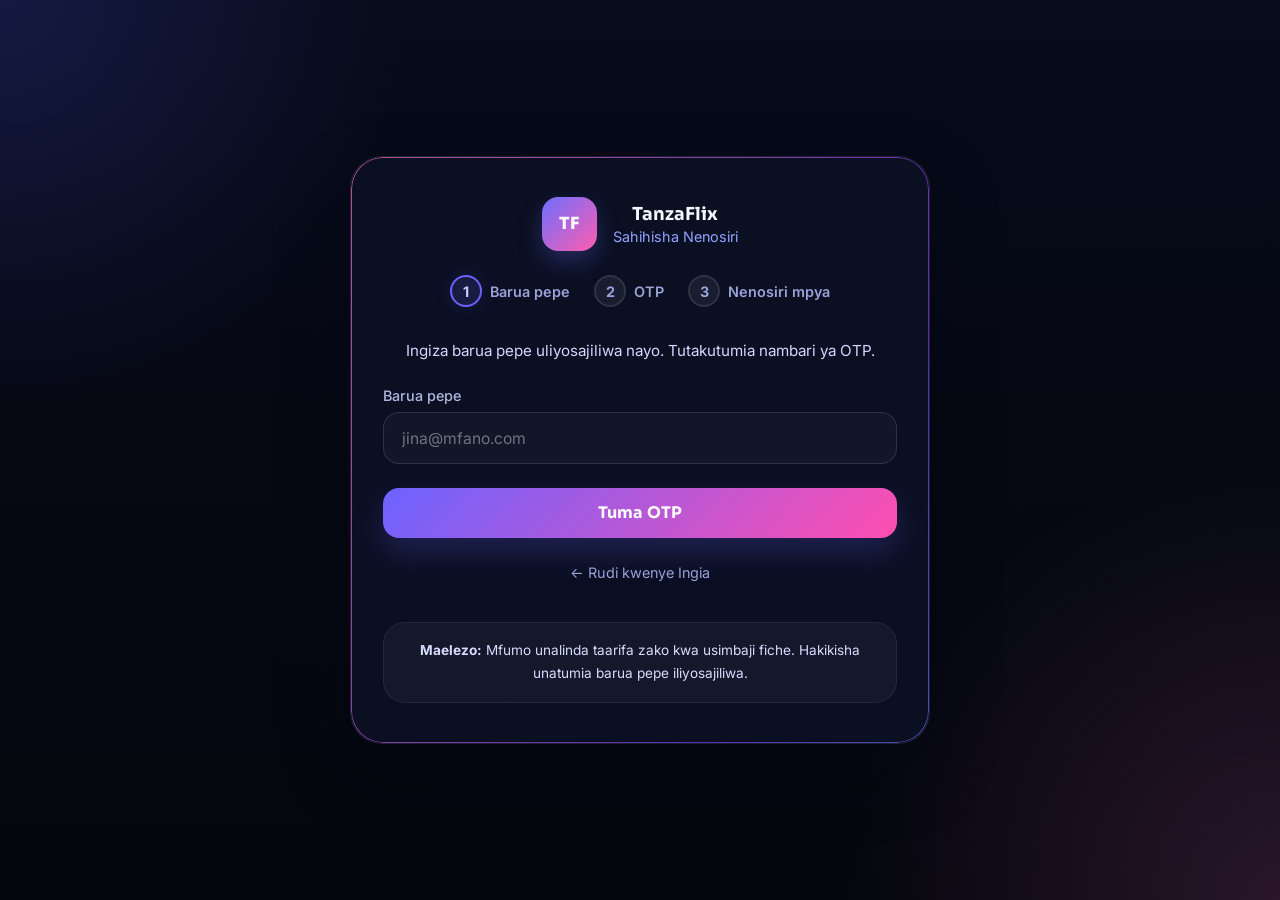
<file: forgotPassword.html>
<!DOCTYPE html>
<html lang="sw">
<head>
  <meta charset="UTF-8" />
  <meta name="viewport" content="width=device-width, initial-scale=1.0" />
  <title>TanzaFlix | Sahihisha Nenosiri</title>
  <link rel="stylesheet" href="css/styles.css" />
  <style>
    .forgot-container {
      max-width: 520px;
      margin: 0 auto;
      padding: 1rem 0;
    }
    .step-indicator {
      display: flex;
      justify-content: center;
      gap: 1.5rem;
      margin-bottom: 2rem;
    }
    .step-dot {
      display: flex;
      align-items: center;
      gap: 0.5rem;
      color: #9aa2d7;
      font-size: 0.9rem;
      font-weight: 600;
      transition: color 0.2s ease;
    }
    .step-dot .circle {
      width: 32px;
      height: 32px;
      border-radius: 50%;
      background: rgba(255,255,255,0.06);
      border: 2px solid rgba(255,255,255,0.1);
      display: flex;
      align-items: center;
      justify-content: center;
      font-weight: 700;
      transition: all 0.3s ease;
    }
    .step-dot.active .circle {
      border-color: #6c63ff;
      background: rgba(108,99,255,0.15);
      color: #c7d2fe;
      box-shadow: 0 0 20px rgba(108,99,255,0.15);
    }
    .step-dot.completed .circle {
      border-color: #4ade80;
      background: rgba(74,222,128,0.12);
      color: #4ade80;
    }
    .step-line {
      display: none;
    }
    .forgot-step {
      display: none;
      animation: fadeSlideIn 0.4s ease;
    }
    .forgot-step.active {
      display: block;
    }
    .otp-input-group {
      display: flex;
      gap: 0.75rem;
      justify-content: center;
      margin: 1.8rem 0;
    }
    .otp-input {
      width: 52px;
      height: 60px;
      text-align: center;
      font-size: 1.5rem;
      font-weight: 700;
      border: 2px solid rgba(255,255,255,0.12);
      border-radius: 14px;
      background: rgba(255,255,255,0.04);
      color: #eef2ff;
      transition: all 0.2s ease;
      padding: 0;
    }
    .otp-input:focus {
      border-color: #6c63ff;
      box-shadow: 0 0 0 4px rgba(108,99,255,0.15);
      outline: none;
      transform: translateY(-2px);
    }
    .otp-input.filled {
      border-color: rgba(108,99,255,0.5);
      background: rgba(108,99,255,0.08);
    }
    .otp-input.error {
      border-color: #ef4444;
      box-shadow: 0 0 0 4px rgba(239,68,68,0.15);
      animation: shake 0.5s ease;
    }
    .forgot-actions {
      display: flex;
      flex-direction: column;
      gap: 0.75rem;
      margin-top: 0.5rem;
    }
    .forgot-actions .submit-btn {
      padding: 0.9rem;
      font-size: 1rem;
      position: relative;
    }
    .forgot-actions .submit-btn:disabled {
      opacity: 0.6;
      cursor: not-allowed;
      transform: none !important;
    }
    .forgot-actions .resend-btn {
      background: transparent;
      border: 1px solid rgba(255,255,255,0.12);
      color: #9aa2d7;
      padding: 0.8rem;
      border-radius: 14px;
      font-size: 0.95rem;
      font-weight: 600;
      cursor: pointer;
      transition: all 0.2s ease;
    }
    .forgot-actions .resend-btn:hover:not(:disabled) {
      background: rgba(255,255,255,0.05);
      border-color: rgba(255,255,255,0.2);
      color: #eef2ff;
    }
    .forgot-actions .resend-btn:disabled {
      opacity: 0.5;
      cursor: not-allowed;
    }
    .forgot-actions .resend-btn .loading-spinner {
      display: inline-block;
      width: 18px;
      height: 18px;
      border: 2px solid rgba(255,255,255,0.1);
      border-top-color: #6c63ff;
      border-radius: 50%;
      animation: spin 0.8s linear infinite;
      margin-right: 8px;
      vertical-align: middle;
    }
    .forgot-actions .resend-btn .btn-text {
      vertical-align: middle;
    }
    .forgot-message {
      text-align: center;
      padding: 0.8rem;
      border-radius: 14px;
      margin-top: 1rem;
      display: none;
      animation: fadeSlideIn 0.4s ease;
    }
    .forgot-message.show {
      display: block;
    }
    .forgot-message.success {
      background: rgba(34,197,94,0.1);
      border: 1px solid rgba(34,197,94,0.2);
      color: #4ade80;
    }
    .forgot-message.error {
      background: rgba(239,68,68,0.1);
      border: 1px solid rgba(239,68,68,0.2);
      color: #f87171;
    }
    .forgot-message.info {
      background: rgba(59,130,246,0.1);
      border: 1px solid rgba(59,130,246,0.2);
      color: #60a5fa;
    }
    .timer-count {
      font-weight: 700;
      color: #c7d2fe;
    }
    .timer-count.warning {
      color: #fbbf24;
    }
    .back-link {
      text-align: center;
      margin-top: 1.5rem;
    }
    .back-link a {
      color: #9aa2d7;
      text-decoration: none;
      font-size: 0.9rem;
      transition: color 0.2s ease;
    }
    .back-link a:hover {
      color: #c7d2fe;
      text-decoration: underline;
    }
    @keyframes shake {
      0%, 100% { transform: translateX(0); }
      25% { transform: translateX(-8px); }
      75% { transform: translateX(8px); }
    }
    @keyframes spin {
      to { transform: rotate(360deg); }
    }
    @keyframes fadeSlideIn {
      from { opacity: 0; transform: translateY(-10px); }
      to { opacity: 1; transform: translateY(0); }
    }
    @media (max-width: 520px) {
      .otp-input { width: 44px; height: 52px; font-size: 1.25rem; }
      .otp-input-group { gap: 0.5rem; }
      .step-indicator { gap: 1rem; flex-wrap: wrap; }
    }
  </style>
</head>
<body>
  <div class="page-shell">
    <div class="hero-panel" style="grid-template-columns: 1fr; max-width: 580px; margin: 0 auto;">
      <div class="login-card" style="padding: 2.5rem 2rem;">
        <div class="brand-box" style="justify-content: center; margin-bottom: 0.5rem;">
          <span class="brand-mark">TF</span>
          <div>
            <p class="brand-name" style="text-align: center;">TanzaFlix</p>
            <p class="brand-tag" style="text-align: center;">Sahihisha Nenosiri</p>
          </div>
        </div>

        <div class="forgot-container">
          <!-- Step Indicator -->
          <div class="step-indicator">
            <div class="step-dot active" id="step1Dot">
              <span class="circle">1</span>
              <span>Barua pepe</span>
            </div>
            <div class="step-dot" id="step2Dot">
              <span class="circle">2</span>
              <span>OTP</span>
            </div>
            <div class="step-dot" id="step3Dot">
              <span class="circle">3</span>
              <span>Nenosiri mpya</span>
            </div>
          </div>

          <!-- STEP 1: Email -->
          <div class="forgot-step active" id="step1">
            <p class="form-intro" style="text-align:center; margin-bottom:1.5rem;">
              Ingiza barua pepe uliyosajiliwa nayo. Tutakutumia nambari ya OTP.
            </p>
            <form id="emailStepForm" novalidate>
              <label class="field-label" for="forgotEmail">Barua pepe</label>
              <input id="forgotEmail" type="email" placeholder="jina@mfano.com" required />
              <div class="forgot-actions" style="margin-top:1.5rem;">
                <button type="submit" class="submit-btn" id="sendOtpBtn">Tuma OTP</button>
              </div>
              <div id="emailMessage" class="forgot-message"></div>
              <div class="back-link">
                <a href="index.html">← Rudi kwenye Ingia</a>
              </div>
            </form>
          </div>

          <!-- STEP 2: OTP Verification -->
          <div class="forgot-step" id="step2">
            <p class="form-intro" style="text-align:center; margin-bottom:0.5rem;">
              Nambari ya OTP imetumwa kwa barua pepe yako.
            </p>
            <p style="text-align:center; color:#9aa2d7; font-size:0.9rem; margin-bottom:1rem;">
              <span id="otpEmailDisplay">admin@tanzaflix.com</span>
            </p>
            <form id="otpStepForm" novalidate>
              <div class="otp-input-group" id="otpInputGroup">
                <input type="text" class="otp-input" id="fotp1" maxlength="1" inputmode="numeric" pattern="[0-9]" autofocus required />
                <input type="text" class="otp-input" id="fotp2" maxlength="1" inputmode="numeric" pattern="[0-9]" required />
                <input type="text" class="otp-input" id="fotp3" maxlength="1" inputmode="numeric" pattern="[0-9]" required />
                <input type="text" class="otp-input" id="fotp4" maxlength="1" inputmode="numeric" pattern="[0-9]" required />
                <input type="text" class="otp-input" id="fotp5" maxlength="1" inputmode="numeric" pattern="[0-9]" required />
                <input type="text" class="otp-input" id="fotp6" maxlength="1" inputmode="numeric" pattern="[0-9]" required />
              </div>
              <div id="otpMessage" class="forgot-message"></div>
              <div class="otp-timer" style="text-align:center; color:#9aa2d7; font-size:0.9rem; margin:0.5rem 0;">
                <span>Nambari itaisha baada ya </span>
                <span class="timer-count" id="otpTimerCount">2:00</span>
              </div>
              <div class="forgot-actions">
                <button type="submit" class="submit-btn" id="verifyOtpBtn">Thibitisha OTP</button>
                <button type="button" class="resend-btn" id="resendOtpBtn">
                  <span class="btn-text">📨 Tuma OTP tena</span>
                </button>
              </div>
              <div class="back-link">
                <a href="#" id="backToEmail">← Badilisha barua pepe</a>
              </div>
            </form>
          </div>

          <!-- STEP 3: New Password -->
          <div class="forgot-step" id="step3">
            <p class="form-intro" style="text-align:center; margin-bottom:1.5rem;">
              Weka nenosiri jipya salama.
            </p>
            <form id="passwordStepForm" novalidate>
              <label class="field-label" for="newPassword">Nenosiri mpya</label>
              <div class="password-group">
                <input id="newPassword" type="password" placeholder="Nenosiri jipya" required />
                <button type="button" class="visibility-toggle" aria-label="Onyesha nenosiri">
                  <span class="vis-icon">
                    <span class="icon-open" aria-hidden="true">
                      <svg viewBox="0 0 24 24" fill="none" xmlns="http://www.w3.org/2000/svg"><path d="M2 12s4-7 10-7 10 7 10 7-4 7-10 7-10-7-10-7z" stroke="currentColor" stroke-width="1.4" stroke-linecap="round" stroke-linejoin="round"/><circle cx="12" cy="12" r="3" stroke="currentColor" stroke-width="1.4" stroke-linecap="round" stroke-linejoin="round"/></svg>
                    </span>
                    <span class="icon-closed" aria-hidden="true">
                      <svg viewBox="0 0 24 24" fill="none" xmlns="http://www.w3.org/2000/svg"><path d="M17.94 17.94A10.94 10.94 0 0 1 12 19c-6 0-10-7-10-7 .86-1.6 2.08-3.17 3.62-4.5M3 3l18 18" stroke="currentColor" stroke-width="1.4" stroke-linecap="round" stroke-linejoin="round"/><path d="M9.88 9.88A3 3 0 0 0 14.12 14.12" stroke="currentColor" stroke-width="1.4" stroke-linecap="round" stroke-linejoin="round"/></svg>
                    </span>
                  </span>
                  <span class="vis-label">Onyesha</span>
                </button>
              </div>
              <label class="field-label" for="confirmPassword" style="margin-top:0.5rem;">Rudia nenosiri</label>
              <div class="password-group">
                <input id="confirmPassword" type="password" placeholder="Rudia nenosiri" required />
                <button type="button" class="visibility-toggle" aria-label="Onyesha nenosiri">
                  <span class="vis-icon">
                    <span class="icon-open" aria-hidden="true">
                      <svg viewBox="0 0 24 24" fill="none" xmlns="http://www.w3.org/2000/svg"><path d="M2 12s4-7 10-7 10 7 10 7-4 7-10 7-10-7-10-7z" stroke="currentColor" stroke-width="1.4" stroke-linecap="round" stroke-linejoin="round"/><circle cx="12" cy="12" r="3" stroke="currentColor" stroke-width="1.4" stroke-linecap="round" stroke-linejoin="round"/></svg>
                    </span>
                    <span class="icon-closed" aria-hidden="true">
                      <svg viewBox="0 0 24 24" fill="none" xmlns="http://www.w3.org/2000/svg"><path d="M17.94 17.94A10.94 10.94 0 0 1 12 19c-6 0-10-7-10-7 .86-1.6 2.08-3.17 3.62-4.5M3 3l18 18" stroke="currentColor" stroke-width="1.4" stroke-linecap="round" stroke-linejoin="round"/><path d="M9.88 9.88A3 3 0 0 0 14.12 14.12" stroke="currentColor" stroke-width="1.4" stroke-linecap="round" stroke-linejoin="round"/></svg>
                    </span>
                  </span>
                  <span class="vis-label">Onyesha</span>
                </button>
              </div>
              <p class="password-guidance" style="margin-top:0.5rem;">Nenosiri lenye herufi tofauti, nambari, na angalau herufi 8.</p>
              <div id="passwordMessage" class="forgot-message"></div>
              <div class="forgot-actions" style="margin-top:1rem;">
                <button type="submit" class="submit-btn" id="changePasswordBtn">Badilisha Nenosiri</button>
              </div>
              <div class="back-link">
                <a href="index.html">← Rudi kwenye Ingia</a>
              </div>
            </form>
          </div>

        </div>

        <div class="login-notes" style="margin-top: 1.5rem; padding: 1rem 1.2rem; text-align: center;">
          <p style="margin: 0; font-size: 0.85rem;">
            <strong>Maelezo:</strong> Mfumo unalinda taarifa zako kwa usimbaji fiche. 
            Hakikisha unatumia barua pepe iliyosajiliwa.
          </p>
        </div>
      </div>
    </div>
  </div>

  <script type="module" src="js/forgotPassword.js"></script>
</body>
</html>
</file>
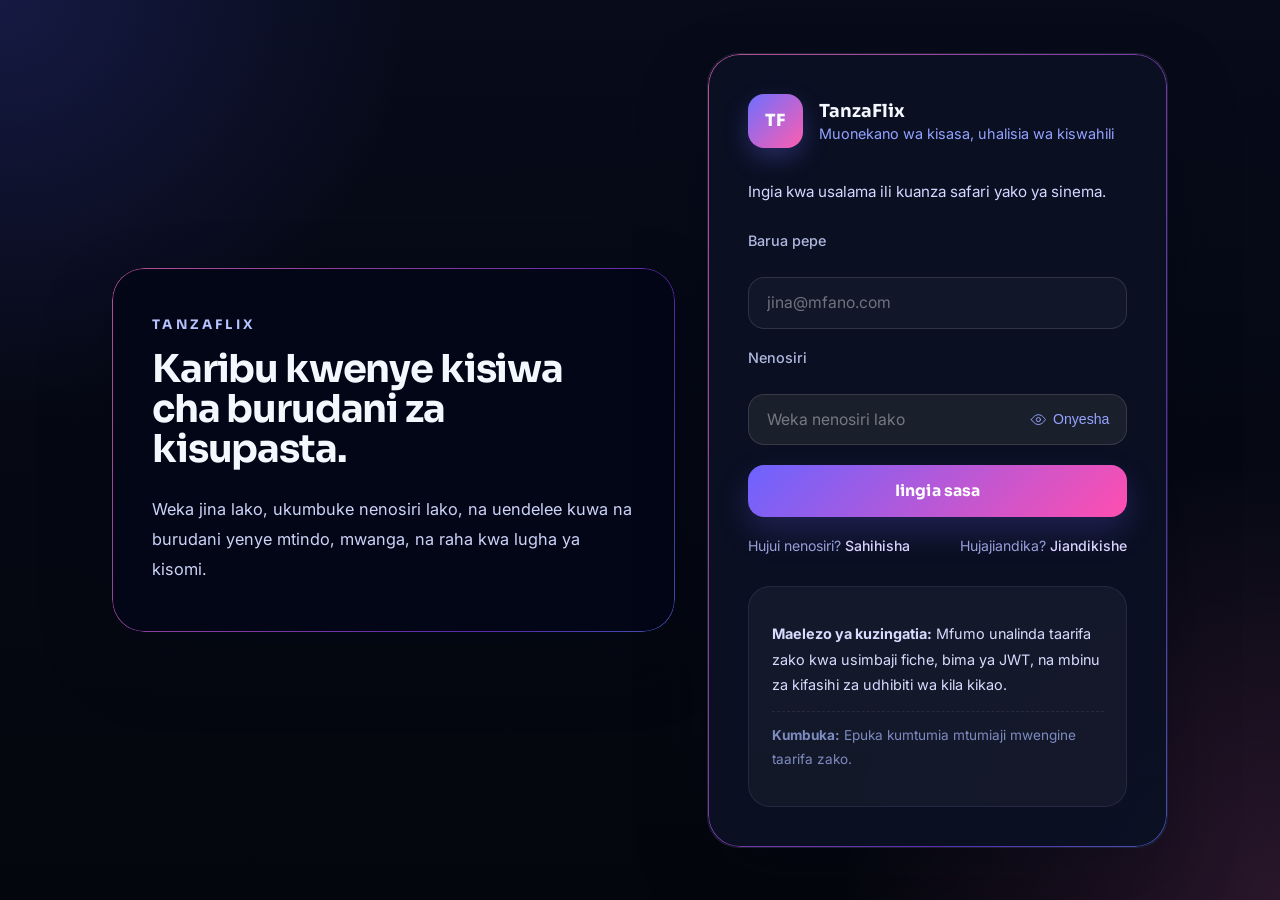
<file: movies.html>
<!DOCTYPE html>
<html lang="sw">
<head>
  <meta charset="UTF-8" />
  <meta name="viewport" content="width=device-width, initial-scale=1.0" />
  <title>TanzaFlix | Movies</title>
  <link rel="stylesheet" href="css/styles.css" />
  <style>
    /* ===== Movies Page Professional Styles ===== */
    .movies-page {
      background: radial-gradient(circle at 20% 30%, rgba(87, 93, 255, 0.12), transparent 40%),
                  radial-gradient(circle at 80% 70%, rgba(255, 112, 212, 0.10), transparent 40%),
                  linear-gradient(180deg, #070b1a 0%, #04060d 100%);
      min-height: 100vh;
    }

    .movies-page .dash-header {
      background: rgba(6, 11, 25, 0.92);
      backdrop-filter: blur(20px);
      border: 1px solid rgba(255, 255, 255, 0.06);
      border-radius: var(--radius-2xl);
      padding: var(--space-6) var(--space-7);
      margin-bottom: var(--space-7);
      box-shadow: 0 20px 60px rgba(0, 0, 0, 0.5);
    }

    .movies-page .dash-header h1 {
      font-size: clamp(1.8rem, 3.5vw, 3rem);
      background: linear-gradient(135deg, #f0f3ff 0%, #a5b4fc 100%);
      -webkit-background-clip: text;
      -webkit-text-fill-color: transparent;
      background-clip: text;
      letter-spacing: -0.02em;
    }

    .movies-page .dash-header .eyebrow {
      color: #818cf8;
      font-weight: 700;
      letter-spacing: 0.2em;
      font-size: 0.75rem;
      text-transform: uppercase;
    }

    /* ===== Hero Section ===== */
    .movies-hero {
      margin-bottom: var(--space-7);
      padding: var(--space-8) var(--space-7);
      border-radius: var(--radius-2xl);
      background: linear-gradient(145deg, rgba(20, 27, 63, 0.95), rgba(6, 11, 25, 0.98));
      border: 1px solid rgba(255, 255, 255, 0.06);
      box-shadow: 0 24px 80px rgba(0, 0, 0, 0.4);
      position: relative;
      overflow: hidden;
    }

    .movies-hero::before {
      content: '';
      position: absolute;
      inset: 0;
      background: radial-gradient(circle at 70% 20%, rgba(108, 99, 255, 0.08), transparent 50%);
      pointer-events: none;
    }

    .movies-hero-title {
      margin: 0 0 var(--space-4);
      font-size: clamp(1.6rem, 2.8vw, 2.4rem);
      font-weight: 800;
      color: #f8fbff;
      letter-spacing: -0.02em;
      position: relative;
    }

    .movies-hero-copy {
      margin: 0;
      color: #b8c4ff;
      max-width: 52rem;
      line-height: 1.8;
      font-size: 1.02rem;
      position: relative;
    }

    /* ===== Country Filters ===== */
    .country-filters {
      display: flex;
      flex-direction: column;
      gap: var(--space-5);
      padding: var(--space-6) var(--space-7) var(--space-7);
      border-radius: var(--radius-xl);
      background: rgba(6, 11, 25, 0.70);
      backdrop-filter: blur(12px);
      border: 1px solid rgba(255, 255, 255, 0.05);
      box-shadow: 0 8px 32px rgba(0, 0, 0, 0.2);
      margin-bottom: var(--space-6);
    }

    .country-filter-header {
      display: flex;
      align-items: center;
      justify-content: center;
      gap: var(--space-4);
      text-align: center;
    }

    .country-hint {
      margin: 0;
      color: #d1e9ff;
      font-family: var(--font-display);
      font-size: 0.95rem;
      font-weight: 600;
      letter-spacing: 0.02em;
    }

    .country-arrow {
      display: inline-flex;
      align-items: center;
      justify-content: center;
      width: 2.8rem;
      height: 2.8rem;
      border-radius: var(--radius-pill);
      font-size: 1.4rem;
      color: #0fff99;
      background: rgba(0, 255, 153, 0.08);
      border: 1px solid rgba(0, 255, 153, 0.15);
      flex-shrink: 0;
      animation: pulseArrow 2s ease-in-out infinite;
    }

    @keyframes pulseArrow {
      0%, 100% { transform: translateY(0); opacity: 0.8; }
      50% { transform: translateY(4px); opacity: 1; }
    }

    .country-filter-chips {
      display: flex;
      flex-wrap: wrap;
      justify-content: center;
      gap: var(--space-3);
    }

    .country-filter-link {
      display: inline-flex;
      align-items: center;
      justify-content: center;
      padding: 0.65rem 1.4rem;
      border-radius: var(--radius-pill);
      background: rgba(255, 255, 255, 0.04);
      color: #e8edff;
      font-size: 0.85rem;
      font-weight: 600;
      border: 1px solid rgba(255, 255, 255, 0.06);
      text-decoration: none;
      transition: all var(--dur-med) var(--ease-out);
      position: relative;
      overflow: hidden;
      letter-spacing: 0.01em;
    }

    .country-filter-link::before {
      content: '';
      position: absolute;
      inset: 0;
      background: linear-gradient(135deg, rgba(108, 99, 255, 0.15), rgba(255, 78, 176, 0.10));
      opacity: 0;
      transition: opacity var(--dur-med) ease;
    }

    .country-filter-link:hover,
    .country-filter-link:focus-visible {
      transform: translateY(-2px);
      border-color: rgba(108, 99, 255, 0.3);
      box-shadow: 0 8px 24px rgba(108, 99, 255, 0.15);
      color: #ffffff;
    }

    .country-filter-link:hover::before {
      opacity: 1;
    }

    .country-filter-link:active {
      transform: translateY(0);
    }

    .country-filter-link.active {
      background: linear-gradient(135deg, rgba(108, 99, 255, 0.25), rgba(255, 78, 176, 0.15));
      border-color: rgba(108, 99, 255, 0.3);
      box-shadow: 0 4px 16px rgba(108, 99, 255, 0.12);
      color: #ffffff;
    }

    /* Translation Badge */
    .translation-badge {
      display: inline-block;
      padding: 0.2rem 0.7rem;
      border-radius: var(--radius-pill);
      font-size: 0.65rem;
      font-weight: 700;
      text-transform: uppercase;
      letter-spacing: 0.05em;
    }

    .translation-badge.translated {
      background: rgba(34, 197, 94, 0.12);
      color: #4ade80;
      border: 1px solid rgba(34, 197, 94, 0.12);
    }

    .translation-badge.original {
      background: rgba(251, 191, 36, 0.12);
      color: #fbbf24;
      border: 1px solid rgba(251, 191, 36, 0.12);
    }

    /* ===== Movies Grid ===== */
    .movies-grid {
      display: grid;
      grid-template-columns: repeat(auto-fill, minmax(280px, 1fr));
      gap: var(--space-6);
      margin-top: var(--space-4);
    }

    .movie-card {
      background: rgba(11, 16, 36, 0.85);
      backdrop-filter: blur(8px);
      border: 1px solid rgba(255, 255, 255, 0.05);
      border-radius: var(--radius-xl);
      padding: var(--space-6);
      transition: all var(--dur-med) var(--ease-out);
      position: relative;
      overflow: hidden;
      display: flex;
      flex-direction: column;
      cursor: pointer;
      min-height: 340px;
    }

    .movie-card::before {
      content: '';
      position: absolute;
      inset: 0;
      background: linear-gradient(145deg, rgba(108, 99, 255, 0.04), rgba(255, 78, 176, 0.02));
      opacity: 0;
      transition: opacity var(--dur-med) ease;
    }

    .movie-card:hover {
      transform: translateY(-6px);
      border-color: rgba(108, 99, 255, 0.15);
      box-shadow: 0 16px 48px rgba(0, 0, 0, 0.3);
    }

    .movie-card:hover::before {
      opacity: 1;
    }

    .movie-poster {
      width: 100%;
      aspect-ratio: 16/9;
      border-radius: var(--radius-md);
      background: linear-gradient(135deg, rgba(108, 99, 255, 0.08), rgba(255, 78, 176, 0.05));
      border: 1px solid rgba(255, 255, 255, 0.04);
      overflow: hidden;
      margin-bottom: var(--space-4);
      position: relative;
      display: flex;
      align-items: center;
      justify-content: center;
    }

    .movie-poster img {
      width: 100%;
      height: 100%;
      object-fit: cover;
      display: block;
      transition: transform 0.4s ease;
    }

    .movie-card:hover .movie-poster img {
      transform: scale(1.03);
    }

    .movie-poster .play-overlay {
      position: absolute;
      inset: 0;
      background: rgba(0, 0, 0, 0.3);
      display: flex;
      align-items: center;
      justify-content: center;
      opacity: 0;
      transition: opacity var(--dur-med) ease;
    }

    .movie-card:hover .play-overlay {
      opacity: 1;
    }

    .play-overlay span {
      background: rgba(108, 99, 255, 0.8);
      padding: 0.8rem 1.5rem;
      border-radius: var(--radius-pill);
      font-weight: 700;
      font-size: 0.9rem;
      color: #fff;
      backdrop-filter: blur(4px);
      border: 1px solid rgba(255, 255, 255, 0.1);
      transition: transform var(--dur-med) ease;
    }

    .movie-card:hover .play-overlay span {
      transform: scale(1.05);
    }

    .movie-card .card-label {
      font-size: 0.7rem;
      text-transform: uppercase;
      letter-spacing: 0.12em;
      color: #818cf8;
      font-weight: 600;
      margin: 0 0 var(--space-2);
      display: flex;
      align-items: center;
      gap: var(--space-2);
      flex-wrap: wrap;
    }

    .movie-card h2 {
      font-size: 1.1rem;
      font-weight: 700;
      color: #f0f3ff;
      margin: 0 0 var(--space-2);
      font-family: var(--font-display);
      line-height: 1.2;
    }

    .movie-card .movie-meta {
      display: flex;
      flex-wrap: wrap;
      gap: var(--space-3);
      margin: var(--space-2) 0 var(--space-4);
      font-size: 0.85rem;
      color: #b8c4ff;
    }

    .movie-card .movie-meta span {
      display: inline-flex;
      align-items: center;
      gap: 0.3rem;
    }

    .movie-card .movie-meta .lang-tag {
      background: rgba(108, 99, 255, 0.12);
      padding: 0.2rem 0.7rem;
      border-radius: var(--radius-pill);
      font-size: 0.75rem;
      font-weight: 600;
      color: #a5b4fc;
      border: 1px solid rgba(108, 99, 255, 0.1);
    }

    .movie-card .movie-meta .country-tag {
      background: rgba(52, 211, 153, 0.08);
      padding: 0.2rem 0.7rem;
      border-radius: var(--radius-pill);
      font-size: 0.75rem;
      font-weight: 600;
      color: #34d399;
      border: 1px solid rgba(52, 211, 153, 0.08);
    }

    /* Type badge - Single Movie or Series */
    .movie-card .type-badge {
      display: inline-flex;
      align-items: center;
      gap: 0.3rem;
      padding: 0.2rem 0.7rem;
      border-radius: var(--radius-pill);
      font-size: 0.7rem;
      font-weight: 700;
      text-transform: uppercase;
      letter-spacing: 0.05em;
      border: 1px solid rgba(255, 255, 255, 0.08);
    }

    .type-badge.single {
      background: rgba(34, 211, 238, 0.12);
      color: #22d3ee;
      border-color: rgba(34, 211, 238, 0.15);
    }

    .type-badge.series {
      background: rgba(251, 146, 60, 0.12);
      color: #fb923c;
      border-color: rgba(251, 146, 60, 0.15);
    }

    .movie-card .watch-btn {
      display: inline-flex;
      align-items: center;
      justify-content: center;
      gap: 0.5rem;
      padding: 0.6rem 1.2rem;
      border-radius: var(--radius-pill);
      background: linear-gradient(135deg, rgba(108, 99, 255, 0.15), rgba(255, 78, 176, 0.10));
      color: #e8edff;
      font-size: 0.85rem;
      font-weight: 600;
      border: 1px solid rgba(255, 255, 255, 0.06);
      text-decoration: none;
      transition: all var(--dur-med) var(--ease-out);
      margin-top: auto;
      align-self: flex-start;
    }

    .movie-card .watch-btn:hover {
      background: linear-gradient(135deg, rgba(108, 99, 255, 0.25), rgba(255, 78, 176, 0.15));
      border-color: rgba(108, 99, 255, 0.2);
      transform: translateX(4px);
      box-shadow: 0 4px 16px rgba(108, 99, 255, 0.12);
    }

    .movie-card .watch-btn::after {
      content: '→';
      transition: transform var(--dur-med) ease;
    }

    .movie-card .watch-btn:hover::after {
      transform: translateX(4px);
    }

    .movies-grid .empty-state {
      grid-column: 1 / -1;
      text-align: center;
      padding: var(--space-9);
      color: #b8c4ff;
      background: rgba(11, 16, 36, 0.5);
      border-radius: var(--radius-xl);
      border: 1px dashed rgba(255, 255, 255, 0.06);
      font-size: 1.05rem;
    }

    /* ===== Responsive ===== */
    @media (max-width: 768px) {
      .movies-page .dash-header {
        padding: var(--space-5) var(--space-5);
        flex-direction: column;
        align-items: stretch;
        gap: var(--space-4);
      }

      .movies-hero {
        padding: var(--space-6) var(--space-5);
      }

      .country-filters {
        padding: var(--space-5);
      }

      .country-filter-header {
        flex-direction: column;
        gap: var(--space-2);
      }

      .country-arrow {
        width: 2.4rem;
        height: 2.4rem;
        font-size: 1.2rem;
      }

      .movies-grid {
        grid-template-columns: 1fr;
        gap: var(--space-4);
      }

      .movie-card {
        padding: var(--space-5);
        min-height: 300px;
      }
    }

    @media (max-width: 480px) {
      .movies-page .dash-header h1 {
        font-size: 1.5rem;
      }

      .movies-hero-title {
        font-size: 1.3rem;
      }

      .country-filter-link {
        font-size: 0.8rem;
        padding: 0.5rem 1rem;
      }

      .movie-card h2 {
        font-size: 1.05rem;
      }
    }

    /* ===== Modal Override ===== */
    .modal-content {
      background: linear-gradient(145deg, #11152d, #1a1f3a);
      border: 1px solid rgba(255, 255, 255, 0.06);
      box-shadow: 0 40px 80px rgba(0, 0, 0, 0.6);
    }

    .modal-content h2 {
      color: #f0f3ff;
    }

    .modal-content p,
    .modal-content ul {
      color: #b8c4ff;
    }

    .modal-close {
      color: #818cf8;
    }

    .modal-close:hover {
      color: #ffffff;
    }
  </style>
</head>
<body>
  <div class="page-shell movies-page">
    <header class="dash-header">
      <div>
        <p class="eyebrow">TanzaFlix</p>
        <h1 id="moviesTitle">Movies</h1>
      </div>
      <nav class="dash-nav">
        <a href="dashboard.html" class="nav-link">Nyumbani</a>
        <a href="movies.html?translated=0" class="nav-link active">Filamu</a>
        <a href="subscription.html" class="nav-link" id="navPayment">Malipo ya Akaunti</a>
        <a href="#" class="nav-link" id="navAbout">Kuhusu Sisi</a>
      </nav>
    </header>

    <!-- About Modal -->
    <div id="aboutModal" class="modal" style="display:none;">
      <div class="modal-content">
        <span class="modal-close">&times;</span>
        <h2>Kuhusu TanzaFlix</h2>
        <p><strong>TanzaFlix</strong> ni jukwaa la kisasa la burudani ya mtandaoni linaloleta sinema, tamthilia, na mfululizo wa filamu kutoka Tanzania, Afrika Mashariki, na duniani kote.</p>
        <p>Lengo letu ni kuwaweka Watanzania na wapenzi wa Kiswahili karibu na burudani bora kwa lugha yao ya mama.</p>
        <h3>Vipengele vyetu</h3>
        <ul>
          <li>🎬 Filamu za Bongo, Kihindi, Kiingereza, na nyinginezo</li>
          <li>🌍 Tafsiri ya Kiswahili kwa filamu za kimataifa</li>
          <li>📱 Inapatikana kwenye simu, kompyuta, na TV</li>
          <li>🔒 Usalama wa hali ya juu kwa taarifa zako</li>
        </ul>
        <p><strong>Anwani:</strong> Dar es Salaam, Tanzania</p>
        <p><strong>Barua pepe:</strong> info@tanzaflix.com</p>
        <p><strong>Simu:</strong> +255 700 000 000</p>
      </div>
    </div>

    <div class="movies-hero">
      <h1 class="movies-hero-title">Tazama Filamu Bora</h1>
      <p class="movies-hero-copy">Chagua nchi na uanze kutazama filamu za Bongo, Kihindi, Kiingereza, Kiarabu, na zinginezo. Burudani yako inakungoja.</p>
    </div>

    <div id="countryFilters" class="country-filters">
      <!-- Dynamic content -->
    </div>

    <div id="moviesList" class="movies-grid">
      <!-- Dynamic content -->
    </div>
  </div>

  <script type="module" src="js/movies.js"></script>
</body>
</html>
</file>
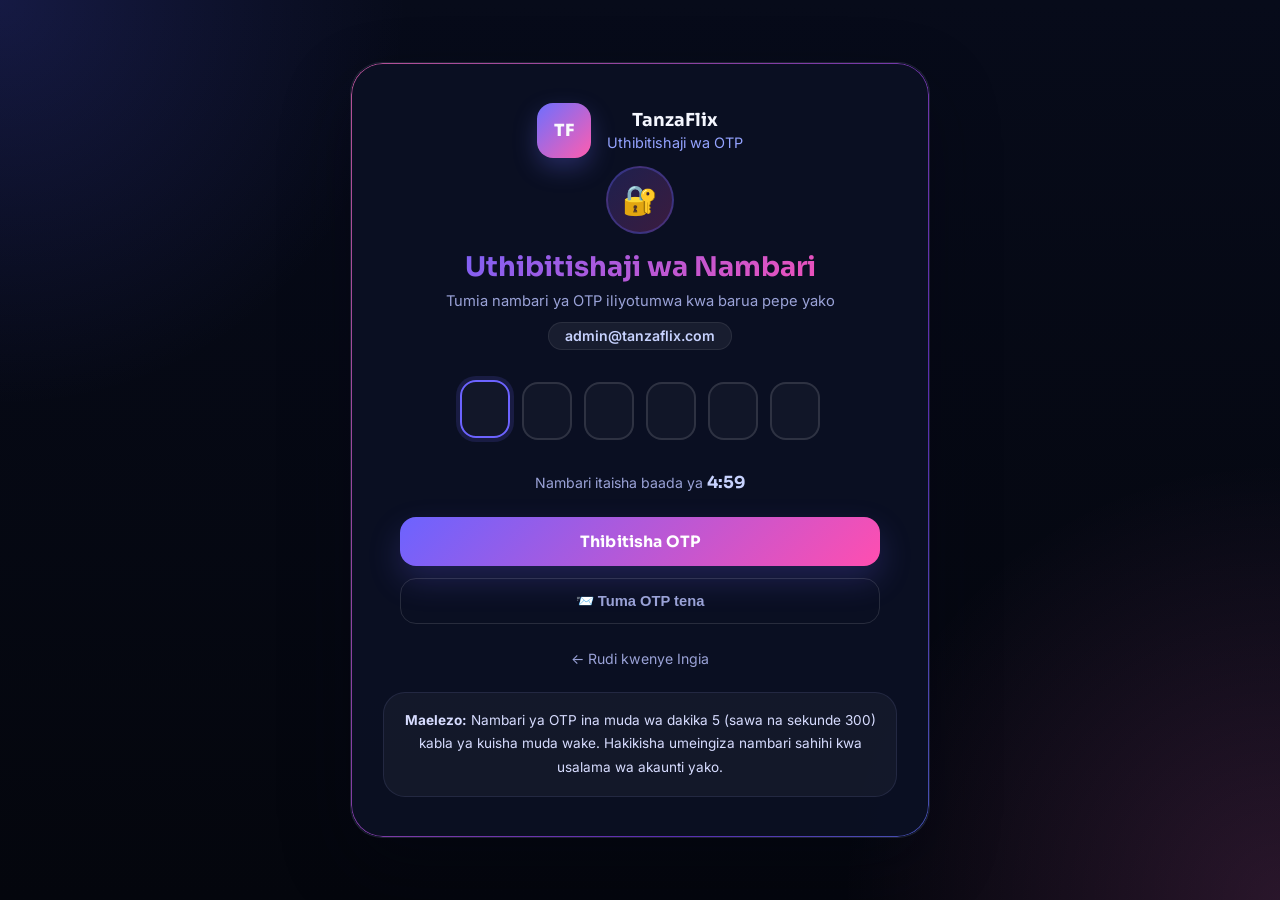
<file: otp.html>
<!DOCTYPE html>
<html lang="sw">
<head>
  <meta charset="UTF-8" />
  <meta name="viewport" content="width=device-width, initial-scale=1.0" />
  <title>TanzaFlix | OTP Verification</title>
  <link rel="stylesheet" href="css/styles.css" />
  <style>
        /* OTP Specific Styles */
        .otp-container {
        max-width: 480px;
        margin: 0 auto;
        padding: var(--space-7) var(--space-5);
        }

        .otp-header {
        text-align: center;
        margin-bottom: var(--space-7);
        }

        .otp-header .otp-icon {
        width: 68px;
        height: 68px;
        background: linear-gradient(135deg, rgba(108, 99, 255, 0.2), rgba(255, 78, 176, 0.2));
        border-radius: var(--radius-pill);
        display: flex;
        align-items: center;
        justify-content: center;
        margin: 0 auto var(--space-4);
        border: 2px solid rgba(108, 99, 255, 0.3);
        font-size: 1.8rem;
        }

        .otp-header h2 {
        margin: 0 0 var(--space-2);
        font-size: 1.7rem;
        background: linear-gradient(135deg, var(--brand-violet), var(--brand-pink));
        -webkit-background-clip: text;
        -webkit-text-fill-color: transparent;
        background-clip: text;
        }

        .otp-header p {
        color: var(--ink-5);
        font-size: 0.92rem;
        margin: 0;
        }

        .otp-header .email-display {
        display: inline-block;
        background: var(--surface-3);
        padding: 0.3rem 1rem;
        border-radius: var(--radius-pill);
        margin-top: var(--space-3);
        font-weight: 600;
        color: #c7d2fe;
        font-size: 0.88rem;
        border: 1px solid var(--line-soft);
        }

        .otp-input-group {
        display: flex;
        gap: var(--space-3);
        justify-content: center;
        margin: var(--space-7) 0;
        }

        .otp-input {
        width: 50px;
        height: 58px;
        text-align: center;
        font-family: var(--font-display);
        font-size: 1.4rem;
        font-weight: 700;
        border: 2px solid var(--line-mid);
        border-radius: var(--radius-md);
        background: var(--surface-1);
        color: var(--ink-1);
        transition: border-color var(--dur-fast) ease, box-shadow var(--dur-fast) ease, transform var(--dur-fast) ease, background-color var(--dur-fast) ease;
        padding: 0;
        }

        .otp-input:focus {
        border-color: var(--brand-violet);
        box-shadow: 0 0 0 4px rgba(108, 99, 255, 0.15);
        outline: none;
        transform: translateY(-2px);
        }

        .otp-input.filled {
        border-color: rgba(108, 99, 255, 0.5);
        background: rgba(108, 99, 255, 0.08);
        }

        .otp-input.error {
        border-color: var(--danger);
        box-shadow: 0 0 0 4px rgba(239, 68, 68, 0.15);
        animation: shake 0.5s ease;
        }

        @keyframes shake {
        0%, 100% { transform: translateX(0); }
        25% { transform: translateX(-8px); }
        75% { transform: translateX(8px); }
        }

        .otp-timer {
        text-align: center;
        color: var(--ink-5);
        font-size: 0.88rem;
        margin: var(--space-6) 0;
        }

        .otp-timer .timer-count {
        font-family: var(--font-display);
        font-weight: 700;
        color: #c7d2fe;
        font-size: 1.05rem;
        }

        .otp-timer .timer-count.warning {
        color: #fbbf24;
        }

        .otp-actions {
        display: flex;
        flex-direction: column;
        gap: var(--space-3);
        margin-top: var(--space-4);
        }

        .otp-actions .submit-btn {
        padding: 0.9rem;
        font-size: 0.98rem;
        position: relative;
        overflow: hidden;
        }

        .otp-actions .submit-btn:disabled {
        opacity: 0.55;
        cursor: not-allowed;
        transform: none !important;
        }

        .otp-actions .resend-btn {
        background: transparent;
        border: 1px solid var(--line-mid);
        color: var(--ink-5);
        padding: 0.8rem;
        border-radius: var(--radius-md);
        font-size: 0.92rem;
        font-weight: 600;
        cursor: pointer;
        transition: all var(--dur-fast) ease;
        position: relative;
        }

        .otp-actions .resend-btn:hover:not(:disabled) {
        background: rgba(255, 255, 255, 0.05);
        border-color: rgba(255, 255, 255, 0.2);
        color: var(--ink-1);
        transform: translateY(-1px);
        }

        .otp-actions .resend-btn:disabled {
        opacity: 0.5;
        cursor: not-allowed;
        }

        .otp-back {
        text-align: center;
        margin-top: var(--space-6);
        }

        .otp-back a {
        color: var(--ink-5);
        text-decoration: none;
        font-size: 0.88rem;
        transition: color var(--dur-fast) ease;
        }

        .otp-back a:hover {
        color: #c7d2fe;
        text-decoration: underline;
        }

        .otp-success-message {
        text-align: center;
        padding: var(--space-4);
        background: rgba(34, 197, 94, 0.1);
        border: 1px solid rgba(34, 197, 94, 0.2);
        border-radius: var(--radius-md);
        color: var(--success-light);
        margin-top: var(--space-4);
        display: none;
        }

        .otp-success-message.show {
        display: block;
        animation: fadeSlideIn 0.4s ease;
        }

        .otp-error-message {
        text-align: center;
        padding: 0.8rem;
        background: rgba(239, 68, 68, 0.1);
        border: 1px solid rgba(239, 68, 68, 0.2);
        border-radius: var(--radius-md);
        color: var(--danger-light);
        margin-top: var(--space-4);
        display: none;
        font-size: 0.88rem;
        }

        .otp-error-message.show {
        display: block;
        animation: fadeSlideIn 0.4s ease;
        }

        @keyframes fadeSlideIn {
        from { opacity: 0; transform: translateY(-10px); }
        to { opacity: 1; transform: translateY(0); }
        }

        .otp-verification-badge {
        display: inline-flex;
        align-items: center;
        gap: 8px;
        background: rgba(34, 197, 94, 0.15);
        color: var(--success-light);
        padding: 6px 14px;
        border-radius: var(--radius-pill);
        font-size: 0.85rem;
        font-weight: 600;
        border: 1px solid rgba(34, 197, 94, 0.2);
        margin-top: var(--space-4);
        }

        .otp-verification-badge .check-icon {
        font-size: 1.05rem;
        }

        /* Responsive */
        @media (max-width: 520px) {
        .otp-input {
            width: 42px;
            height: 50px;
            font-size: 1.2rem;
        }
        .otp-input-group {
            gap: var(--space-2);
        }
        .otp-container {
            padding: var(--space-6) var(--space-4);
        }
        .otp-header h2 {
            font-size: 1.4rem;
        }
        }

        @media (max-width: 400px) {
        .otp-input {
            width: 36px;
            height: 44px;
            font-size: 0.95rem;
        }
        .otp-input-group {
            gap: 0.35rem;
        }
        }

        /* Pulse animation for resend button */
        .resend-btn.pulse {
        animation: btnPulse 1.5s ease-in-out;
        }

        @keyframes btnPulse {
        0%, 100% { transform: scale(1); }
        50% { transform: scale(1.02); }
        }
    </style>
</head>
<body>
  <div class="page-shell">
    <div class="hero-panel" style="grid-template-columns: 1fr; max-width: 580px; margin: 0 auto;">
      <div class="login-card" style="padding: 2.5rem 2rem;">
        <div class="brand-box" style="justify-content: center; margin-bottom: 0.5rem;">
          <span class="brand-mark">TF</span>
          <div>
            <p class="brand-name" style="text-align: center;">TanzaFlix</p>
            <p class="brand-tag" style="text-align: center;">Uthibitishaji wa OTP</p>
          </div>
        </div>

        <div class="otp-container" style="padding: 0;">
          <div class="otp-header">
            <div class="otp-icon">
              <span>🔐</span>
            </div>
            <h2>Uthibitishaji wa Nambari</h2>
            <p>Tumia nambari ya OTP iliyotumwa kwa barua pepe yako</p>
            <span class="email-display" id="userEmailDisplay">admin@tanzaflix.com</span>
          </div>

          <form id="otpForm" novalidate>
            <div class="otp-input-group" id="otpInputGroup">
              <input type="text" class="otp-input" id="otp1" maxlength="1" inputmode="numeric" pattern="[0-9]" autofocus required />
              <input type="text" class="otp-input" id="otp2" maxlength="1" inputmode="numeric" pattern="[0-9]" required />
              <input type="text" class="otp-input" id="otp3" maxlength="1" inputmode="numeric" pattern="[0-9]" required />
              <input type="text" class="otp-input" id="otp4" maxlength="1" inputmode="numeric" pattern="[0-9]" required />
              <input type="text" class="otp-input" id="otp5" maxlength="1" inputmode="numeric" pattern="[0-9]" required />
              <input type="text" class="otp-input" id="otp6" maxlength="1" inputmode="numeric" pattern="[0-9]" required />
            </div>

            <div id="otpErrorMessage" class="otp-error-message">
              ⚠️ Nambari ya OTP si sahihi. Tafadhali jaribu tena.
            </div>

            <div id="otpSuccessMessage" class="otp-success-message">
              ✅ Uthibitishaji umefanikiwa! Unaelekezwa...
            </div>

            <div class="otp-timer">
              <span>Nambari itaisha baada ya </span>
              <span class="timer-count" id="timerCount">5:00</span>
            </div>

            <div class="otp-actions">
              <button type="submit" class="submit-btn" id="verifyBtn">Thibitisha OTP</button>
              <button type="button" class="resend-btn" id="resendBtn">
                📨 Tuma OTP tena
              </button>
            </div>

            <div class="otp-back">
              <a href="index.html">← Rudi kwenye Ingia</a>
            </div>
          </form>
        </div>

        <div class="login-notes" style="margin-top: 1.5rem; padding: 1rem 1.2rem; text-align: center;">
          <p style="margin: 0; font-size: 0.85rem;">
            <strong>Maelezo:</strong> Nambari ya OTP ina muda wa dakika 5 (sawa na sekunde 300) kabla ya kuisha muda wake. 
            Hakikisha umeingiza nambari sahihi kwa usalama wa akaunti yako.
          </p>
        </div>
      </div>
    </div>
  </div>

  <script type="module" src="js/otp.js"></script>
</body>
</html>
</file>
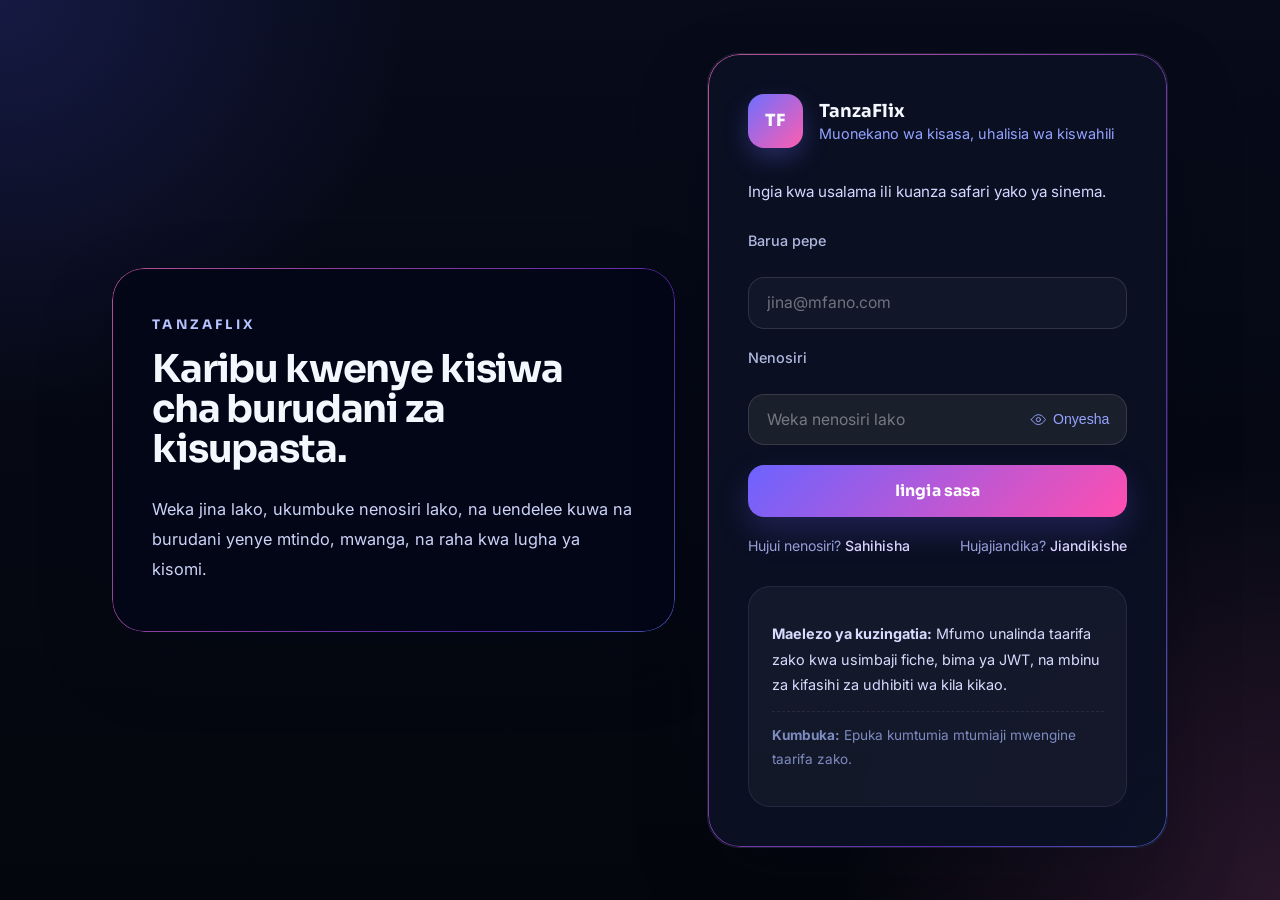
<file: player.html>
<!DOCTYPE html>
<html lang="sw">
<head>
    <meta charset="UTF-8" />
    <meta name="viewport" content="width=device-width, initial-scale=1.0" />
    <title>TanzaFlix | Player</title>
    <link rel="stylesheet" href="css/styles.css" />
    <style>
        .player-container {
            max-width: 1200px;
            margin: 0 auto;
            padding: 1.5rem 1rem 3rem;
            background: #0a0a1a;
            min-height: 100vh;
        }

        .video-wrapper {
            position: relative;
            width: 100%;
            background: #000;
            border-radius: 16px;
            overflow: hidden;
            box-shadow: 0 8px 40px rgba(0, 0, 0, 0.5);
            border: 1px solid rgba(255, 255, 255, 0.06);
        }

        .video-wrapper video {
            width: 100%;
            display: block;
            max-height: 80vh;
            background: #000;
        }

        .player-info h1 {
            font-size: 1.4rem;
            margin: 0 0 0.35rem;
            color: #f0f3ff;
            line-height: 1.3;
        }

        .player-info .meta {
            color: #9aa2d7;
            font-size: 0.9rem;
        }

        .player-controls {
            display: flex;
            gap: 0.75rem;
            flex-wrap: wrap;
            margin-top: 1.1rem;
        }

        .resume-badge {
            display: inline-flex;
            align-items: center;
            gap: 0.4rem;
            padding: 0.4rem 1rem;
            background: rgba(108, 99, 255, 0.15);
            border: 1px solid rgba(108, 99, 255, 0.25);
            border-radius: 999px;
            color: #818cf8;
            font-size: 0.82rem;
            font-weight: 600;
            white-space: nowrap;
        }

        .resume-badge .time {
            color: #f0f3ff;
        }

        .video-loading {
            position: absolute;
            top: 0;
            left: 0;
            right: 0;
            bottom: 0;
            display: grid;
            place-items: center;
            background: rgba(0, 0, 0, 0.7);
            color: #f0f3ff;
            z-index: 10;
            font-size: 1.1rem;
        }

        .video-loading .spinner {
            width: 46px;
            height: 46px;
            border: 3px solid rgba(108, 99, 255, 0.2);
            border-top-color: #6c63ff;
            border-radius: 50%;
            animation: spin 0.8s linear infinite;
            margin: 0 auto 1rem;
        }

        @keyframes spin {
            to { transform: rotate(360deg); }
        }

        .video-loading.hidden {
            display: none;
        }

        .progress-saved {
            position: fixed;
            bottom: 20px;
            right: 20px;
            padding: 0.6rem 1.3rem;
            background: rgba(34, 197, 94, 0.15);
            border: 1px solid rgba(34, 197, 94, 0.25);
            border-radius: 999px;
            color: #4ade80;
            font-size: 0.8rem;
            font-weight: 600;
            box-shadow: 0 10px 26px rgba(0, 0, 0, 0.35);
            backdrop-filter: blur(10px);
            opacity: 0;
            transform: translateY(6px);
            transition: opacity 0.4s ease, transform 0.4s ease;
            pointer-events: none;
            z-index: 100;
        }

        .progress-saved.show {
            opacity: 1;
            transform: translateY(0);
        }

        @media (max-width: 768px) {
            .player-container { padding: 0.75rem 0.75rem 2.5rem; }
            .player-info h1 { font-size: 1.15rem; }
        }
    </style>
</head>
<body>
    <div class="player-container">
        <div class="video-wrapper">
            <div id="loadingOverlay" class="video-loading">
                <div style="text-align:center;">
                    <div class="spinner"></div>
                    <p>Inapakia video...</p>
                </div>
            </div>
            
            <video id="videoPlayer" controls autoplay preload="auto">
                <p>Browser yako haisaidii video.</p>
            </video>
        </div>

        <div class="player-panel player-info">
            <div style="display: flex; justify-content: space-between; align-items: flex-start; flex-wrap: wrap; gap: 0.75rem;">
                <div>
                    <h1 id="movieTitle">Inapakia...</h1>
                    <div class="meta" id="movieMeta">Loading details...</div>
                </div>
                <div id="resumeBadgeContainer"></div>
            </div>
            <div class="player-controls">
                <a href="dashboard.html" class="btn-nav">← Rudi Dashibodi</a>
                <a href="movies.html" class="btn-nav">📂 Filamu Zote</a>
            </div>
        </div>
    </div>

    <div id="progressToast" class="progress-saved">✅ Progress imehifadhiwa</div>

    <script type="module">
        import api from './js/api.js';
        import auth from './js/auth.js';

        document.addEventListener('DOMContentLoaded', async function() {
            if (!auth.checkAuth()) return;

            const urlParams = new URLSearchParams(window.location.search);
            const movieId = urlParams.get('movie');
            const episodeId = urlParams.get('episode');
            const resumeTime = parseFloat(urlParams.get('resume')) || 0;

            const video = document.getElementById('videoPlayer');
            const loadingOverlay = document.getElementById('loadingOverlay');
            const movieTitle = document.getElementById('movieTitle');
            const movieMeta = document.getElementById('movieMeta');
            const resumeBadgeContainer = document.getElementById('resumeBadgeContainer');
            const progressToast = document.getElementById('progressToast');

            let lastSavedTime = 0;
            let saveInterval = null;
            let isSeeking = false;
            let totalDuration = 0;
            let progressSaveTimeout = null;

            function formatTime(seconds) {
                if (!seconds || seconds < 0) return '0:00';
                const h = Math.floor(seconds / 3600);
                const m = Math.floor((seconds % 3600) / 60);
                const s = Math.floor(seconds % 60);
                if (h > 0) {
                    return `${h}:${String(m).padStart(2, '0')}:${String(s).padStart(2, '0')}`;
                }
                return `${m}:${String(s).padStart(2, '0')}`;
            }

            function showProgressSaved() {
                progressToast.classList.add('show');
                clearTimeout(progressSaveTimeout);
                progressSaveTimeout = setTimeout(() => {
                    progressToast.classList.remove('show');
                }, 2000);
            }

            async function saveProgress(watchedDuration, totalDuration) {
                if (isSeeking) return;
                
                const currentTime = Math.floor(watchedDuration);
                if (currentTime - lastSavedTime < 5) return;
                lastSavedTime = currentTime;

                try {
                    await api.updateProgress(
                        movieId,
                        episodeId || null,
                        currentTime,
                        totalDuration || null
                    );
                    showProgressSaved();
                } catch (error) {
                    // Silent fail
                }
            }

            async function loadContent() {
                try {
                    const response = await api.getUserMovie(movieId);
                    
                    if (!response.success) {
                        throw new Error(response.message || 'Failed to load movie');
                    }

                    const movie = response.movie;
                    movieTitle.textContent = movie.title || 'Movie';

                    let metaParts = [];
                    if (movie.movie_type) metaParts.push(movie.movie_type);
                    if (movie.category) metaParts.push(movie.category);
                    if (movie.year) metaParts.push(movie.year);
                    if (movie.country) metaParts.push(movie.country);
                    if (movie.language) metaParts.push(movie.language);
                    movieMeta.textContent = metaParts.join(' • ') || 'TanzaFlix';

                    let videoUrl = null;
                    let episodeInfo = '';

                    if (episodeId && movie.seasons) {
                        for (const season of movie.seasons) {
                            for (const episode of season.episodes) {
                                if (episode.id == episodeId) {
                                    videoUrl = episode.video_url;
                                    episodeInfo = ` - S${season.season_number}E${episode.episode_number}: ${episode.episode_title || 'Episode'}`;
                                    totalDuration = parseEpisodeDuration(episode.duration);
                                    break;
                                }
                            }
                            if (videoUrl) break;
                        }
                        if (videoUrl) {
                            movieTitle.textContent = `${movie.title}${episodeInfo}`;
                        }
                    }

                    if (!videoUrl) {
                        videoUrl = movie.video;
                        totalDuration = parseMovieTime(movie.movie_time);
                    }

                    if (!videoUrl) {
                        throw new Error('Video URL not found for this content');
                    }

                    video.src = videoUrl;
                    video.load();

                    // Handle resume
                    if (resumeTime > 0) {
                        resumeBadgeContainer.innerHTML = `
                            <div class="resume-badge">
                                ▶️ Endelea kutoka <span class="time">${formatTime(resumeTime)}</span>
                            </div>
                        `;

                        video.addEventListener('loadedmetadata', function onLoaded() {
                            video.removeEventListener('loadedmetadata', onLoaded);
                            
                            if (resumeTime < video.duration) {
                                video.currentTime = resumeTime;
                            }
                            
                            loadingOverlay.classList.add('hidden');
                        });

                        if (video.readyState >= 1) {
                            if (resumeTime < video.duration) {
                                video.currentTime = resumeTime;
                            }
                            loadingOverlay.classList.add('hidden');
                        }
                    } else {
                        video.addEventListener('loadedmetadata', function() {
                            loadingOverlay.classList.add('hidden');
                        });
                        if (video.readyState >= 1) {
                            loadingOverlay.classList.add('hidden');
                        }
                    }

                    // Progress saving
                    video.addEventListener('timeupdate', function() {
                        if (!video.paused && !isSeeking) {
                            saveProgress(video.currentTime, video.duration || totalDuration);
                        }
                    });

                    video.addEventListener('pause', function() {
                        saveProgress(video.currentTime, video.duration || totalDuration);
                    });

                    video.addEventListener('seeking', function() {
                        isSeeking = true;
                    });

                    video.addEventListener('seeked', function() {
                        isSeeking = false;
                        saveProgress(video.currentTime, video.duration || totalDuration);
                    });

                    document.addEventListener('visibilitychange', function() {
                        if (document.hidden && !video.paused) {
                            saveProgress(video.currentTime, video.duration || totalDuration);
                        }
                    });

                    window.addEventListener('beforeunload', function() {
                        if (!video.paused) {
                            saveProgress(video.currentTime, video.duration || totalDuration);
                        }
                    });

                    saveInterval = setInterval(() => {
                        if (!video.paused && !isSeeking) {
                            saveProgress(video.currentTime, video.duration || totalDuration);
                        }
                    }, 10000);

                    video.addEventListener('ended', async function() {
                        try {
                            await api.markCompleted(movieId, episodeId || null);
                            const badge = document.createElement('div');
                            badge.className = 'resume-badge';
                            badge.style.background = 'rgba(34, 197, 94, 0.15)';
                            badge.style.borderColor = 'rgba(34, 197, 94, 0.25)';
                            badge.style.color = '#4ade80';
                            badge.innerHTML = '✅ Imekamilika!';
                            resumeBadgeContainer.appendChild(badge);
                        } catch (error) {
                            // Silent fail
                        }
                    });

                } catch (error) {
                    loadingOverlay.classList.add('hidden');
                    movieTitle.textContent = '⚠️ Hitilafu';
                    movieMeta.textContent = error.message || 'Imeshindwa kupakia video';
                }
            }

            function parseEpisodeDuration(duration) {
                if (!duration) return 0;
                const match = duration.match(/(\d+)\s*(h|m|s)/i);
                if (match) {
                    const value = parseInt(match[1]);
                    const unit = match[2].toLowerCase();
                    if (unit === 'h') return value * 3600;
                    if (unit === 'm') return value * 60;
                    return value;
                }
                return parseInt(duration) || 0;
            }

            function parseMovieTime(movieTime) {
                if (!movieTime) return 0;
                let total = 0;
                const hours = movieTime.match(/(\d+)\s*h/);
                const mins = movieTime.match(/(\d+)\s*m/);
                if (hours) total += parseInt(hours[1]) * 3600;
                if (mins) total += parseInt(mins[1]) * 60;
                return total || parseInt(movieTime) || 0;
            }

            window.addEventListener('beforeunload', function() {
                if (saveInterval) {
                    clearInterval(saveInterval);
                }
            });

            await loadContent();
        });
    </script>
</body>
</html>
</file>
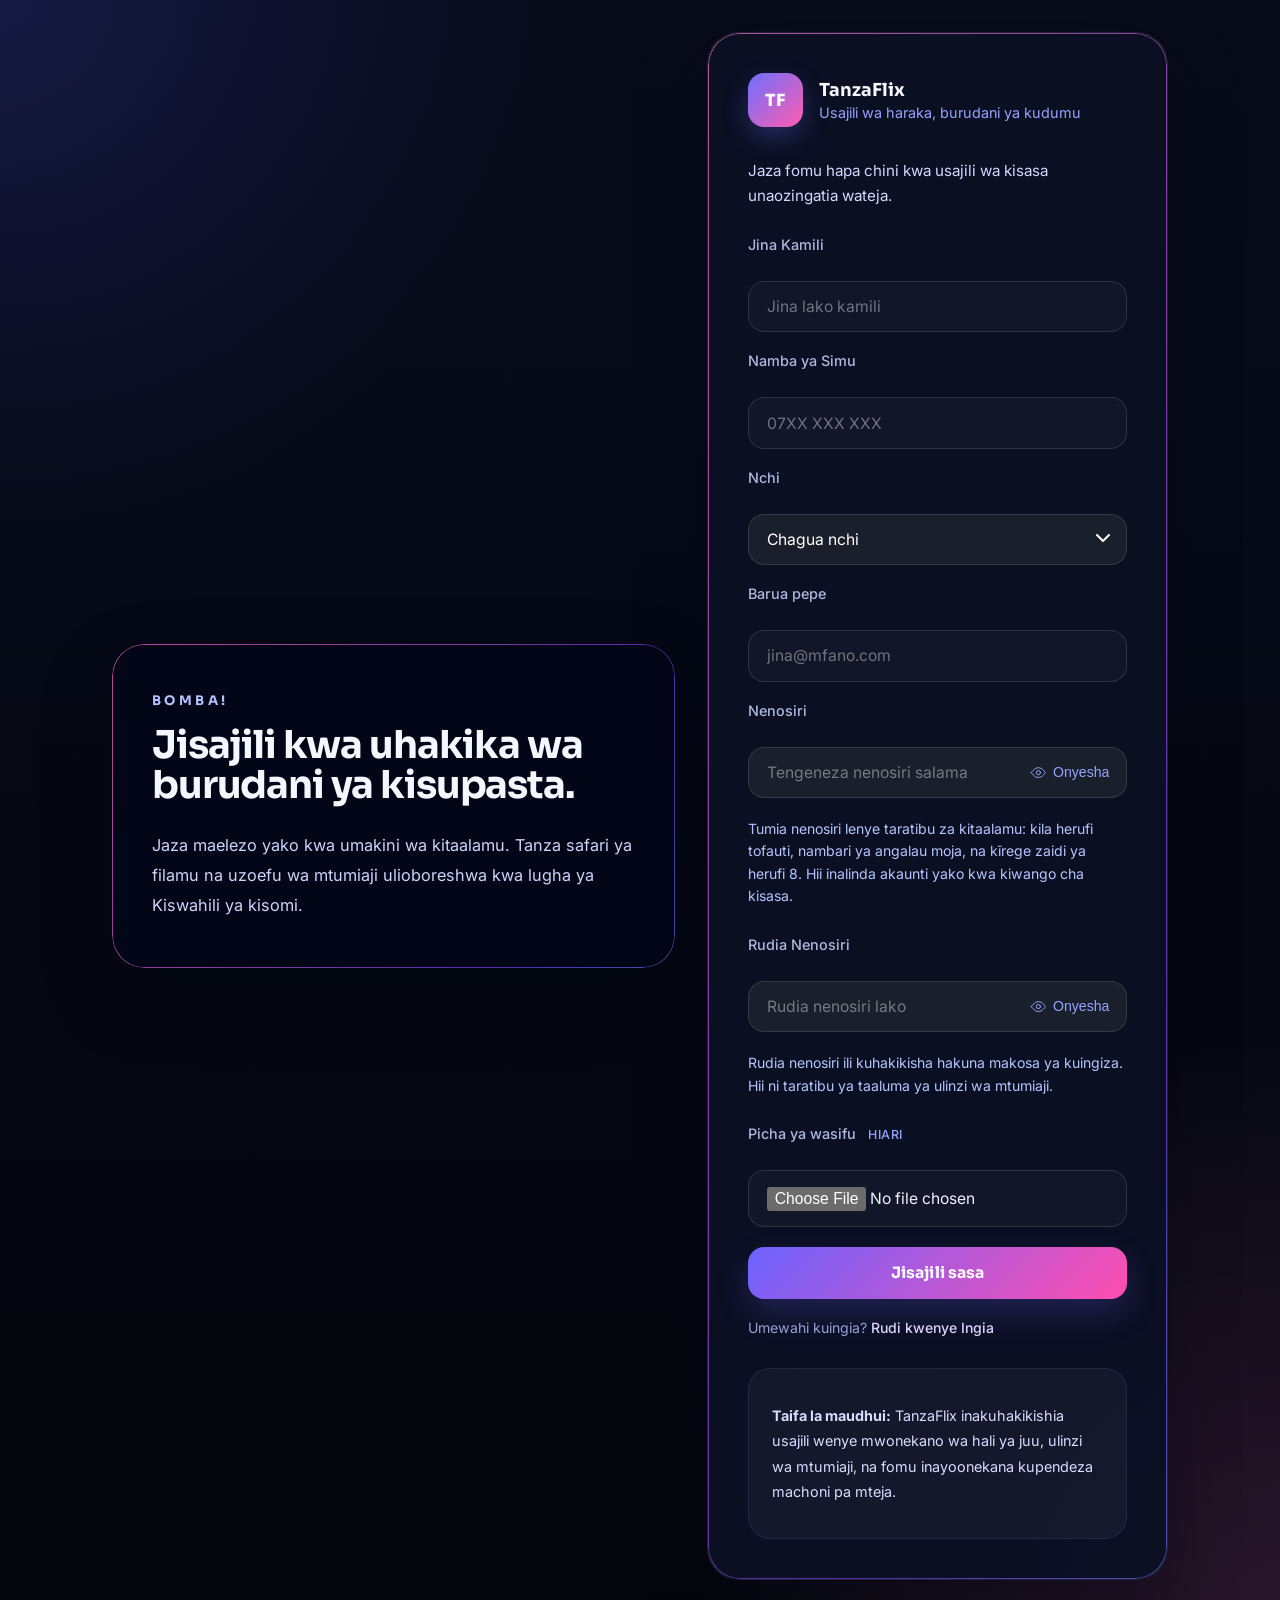
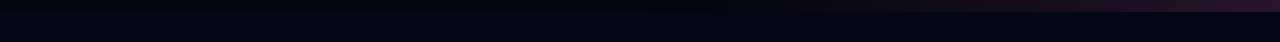
<file: register.html>
<!DOCTYPE html>
<html lang="sw">
<head>
  <meta charset="UTF-8" />
  <meta name="viewport" content="width=device-width, initial-scale=1.0" />
  <title>TanzaFlix | Usajili</title>
  <link rel="stylesheet" href="css/styles.css" />
</head>
<body>
  <div class="page-shell">
    <div class="hero-panel register-panel">
      <div class="cinema-anim" aria-hidden="true">
        <div class="film-strip film-strip-1">
          <span>Burudani ya Kiswahili</span>
          <span>Filamu za Bongo</span>
          <span>Sinema ya Kihindi</span>
        </div>
        <div class="film-strip film-strip-2">
          <span>Laini za ubunifu</span>
          <span>Burudani ya kisupasta</span>
          <span>Ulimi wa kisomi</span>
        </div>
        <div class="film-strip film-strip-3">
          <span>Muonekano wa kweli</span>
          <span>Safari ya sinema</span>
          <span>Portal ya TanzaFlix</span>
        </div>
      </div>
      <div class="hero-text">
        <p class="eyebrow">Bomba!</p>
        <h1>Jisajili kwa uhakika wa burudani ya kisupasta.</h1>
        <p class="hero-copy">
          Jaza maelezo yako kwa umakini wa kitaalamu. Tanza safari ya filamu na uzoefu wa mtumiaji ulioboreshwa kwa lugha ya Kiswahili ya kisomi.
        </p>
      </div>

      <div class="login-card">
        <div class="brand-box">
          <span class="brand-mark">TF</span>
          <div>
            <p class="brand-name">TanzaFlix</p>
            <p class="brand-tag">Usajili wa haraka, burudani ya kudumu</p>
          </div>
        </div>

        <form id="registerForm" class="login-form" novalidate>
          <p class="form-intro">Jaza fomu hapa chini kwa usajili wa kisasa unaozingatia wateja.</p>

          <label class="field-label" for="fullName">Jina Kamili</label>
          <input id="fullName" name="fullName" type="text" placeholder="Jina lako kamili" required />

          <label class="field-label" for="phone">Namba ya Simu</label>
          <input id="phone" name="phone" type="tel" placeholder="07XX XXX XXX" required />

          <label class="field-label" for="country">Nchi</label>
          <select id="country" name="country" required>
            <option value="">Chagua nchi</option>
            <option value="Tanzania">Tanzania</option>
            <option value="Kenya">Kenya</option>
            <option value="Uganda">Uganda</option>
            <option value="Other">Nchi nyingine</option>
          </select>

          <div id="tanzaniaRegion" class="nested-field hidden">
            <label class="field-label" for="tzArea">Tanzania: Bara au Visiwa?</label>
            <select id="tzArea" name="tzArea">
              <option value="">Chagua eneo</option>
              <option value="Bara">Bara</option>
              <option value="Zanzibar">Zanzibar</option>
            </select>
          </div>

          <label class="field-label" for="emailRegister">Barua pepe</label>
          <input id="emailRegister" name="email" type="email" placeholder="jina@mfano.com" required />

          <label class="field-label" for="passwordRegister">Nenosiri</label>
          <div class="password-group">
            <input id="passwordRegister" name="password" type="password" placeholder="Tengeneza nenosiri salama" required />
            <button type="button" class="visibility-toggle" aria-label="Onyesha nenosiri" aria-pressed="false">
              <span class="vis-icon">
                <span class="icon-open" aria-hidden="true">
                  <svg viewBox="0 0 24 24" fill="none" xmlns="http://www.w3.org/2000/svg"><path d="M2 12s4-7 10-7 10 7 10 7-4 7-10 7-10-7-10-7z" stroke="currentColor" stroke-width="1.4" stroke-linecap="round" stroke-linejoin="round"/><circle cx="12" cy="12" r="3" stroke="currentColor" stroke-width="1.4" stroke-linecap="round" stroke-linejoin="round"/></svg>
                </span>
                <span class="icon-closed" aria-hidden="true">
                  <svg viewBox="0 0 24 24" fill="none" xmlns="http://www.w3.org/2000/svg"><path d="M17.94 17.94A10.94 10.94 0 0 1 12 19c-6 0-10-7-10-7 .86-1.6 2.08-3.17 3.62-4.5M3 3l18 18" stroke="currentColor" stroke-width="1.4" stroke-linecap="round" stroke-linejoin="round"/><path d="M9.88 9.88A3 3 0 0 0 14.12 14.12" stroke="currentColor" stroke-width="1.4" stroke-linecap="round" stroke-linejoin="round"/></svg>
                </span>
              </span>
              <span class="vis-label">Onyesha</span>
            </button>
          </div>
          <p class="password-guidance">Tumia nenosiri lenye taratibu za kitaalamu: kila herufi tofauti, nambari ya angalau moja, na kīrege zaidi ya herufi 8. Hii inalinda akaunti yako kwa kiwango cha kisasa.</p>

          <label class="field-label" for="passwordConfirm">Rudia Nenosiri</label>
          <div class="password-group">
            <input id="passwordConfirm" name="passwordConfirm" type="password" placeholder="Rudia nenosiri lako" required />
            <button type="button" class="visibility-toggle" aria-label="Onyesha nenosiri" aria-pressed="false">
              <span class="vis-icon">
                <span class="icon-open" aria-hidden="true">
                  <svg viewBox="0 0 24 24" fill="none" xmlns="http://www.w3.org/2000/svg"><path d="M2 12s4-7 10-7 10 7 10 7-4 7-10 7-10-7-10-7z" stroke="currentColor" stroke-width="1.4" stroke-linecap="round" stroke-linejoin="round"/><circle cx="12" cy="12" r="3" stroke="currentColor" stroke-width="1.4" stroke-linecap="round" stroke-linejoin="round"/></svg>
                </span>
                <span class="icon-closed" aria-hidden="true">
                  <svg viewBox="0 0 24 24" fill="none" xmlns="http://www.w3.org/2000/svg"><path d="M17.94 17.94A10.94 10.94 0 0 1 12 19c-6 0-10-7-10-7 .86-1.6 2.08-3.17 3.62-4.5M3 3l18 18" stroke="currentColor" stroke-width="1.4" stroke-linecap="round" stroke-linejoin="round"/><path d="M9.88 9.88A3 3 0 0 0 14.12 14.12" stroke="currentColor" stroke-width="1.4" stroke-linecap="round" stroke-linejoin="round"/></svg>
                </span>
              </span>
              <span class="vis-label">Onyesha</span>
            </button>
          </div>
          <p class="password-guidance">Rudia nenosiri ili kuhakikisha hakuna makosa ya kuingiza. Hii ni taratibu ya taaluma ya ulinzi wa mtumiaji.</p>

          <label class="field-label" for="photo">Picha ya wasifu <span class="optional-badge">hiari</span></label>
          <input id="photo" name="photo" type="file" accept="image/*" />
          <div id="photoPreview" class="photo-preview hidden"></div>

          <button type="submit" class="submit-btn">Jisajili sasa</button>

          <div class="form-meta">
            <span>Umewahi kuingia? <a href="index.html">Rudi kwenye Ingia</a></span>
          </div>
        </form>

        <div class="login-notes">
          <p><strong>Taifa la maudhui:</strong> TanzaFlix inakuhakikishia usajili wenye mwonekano wa hali ya juu, ulinzi wa mtumiaji, na fomu inayoonekana kupendeza machoni pa mteja.</p>
        </div>
      </div>
    </div>
  </div>

  <script type="module" src="js/register.js"></script>
</body>
</html>
</file>
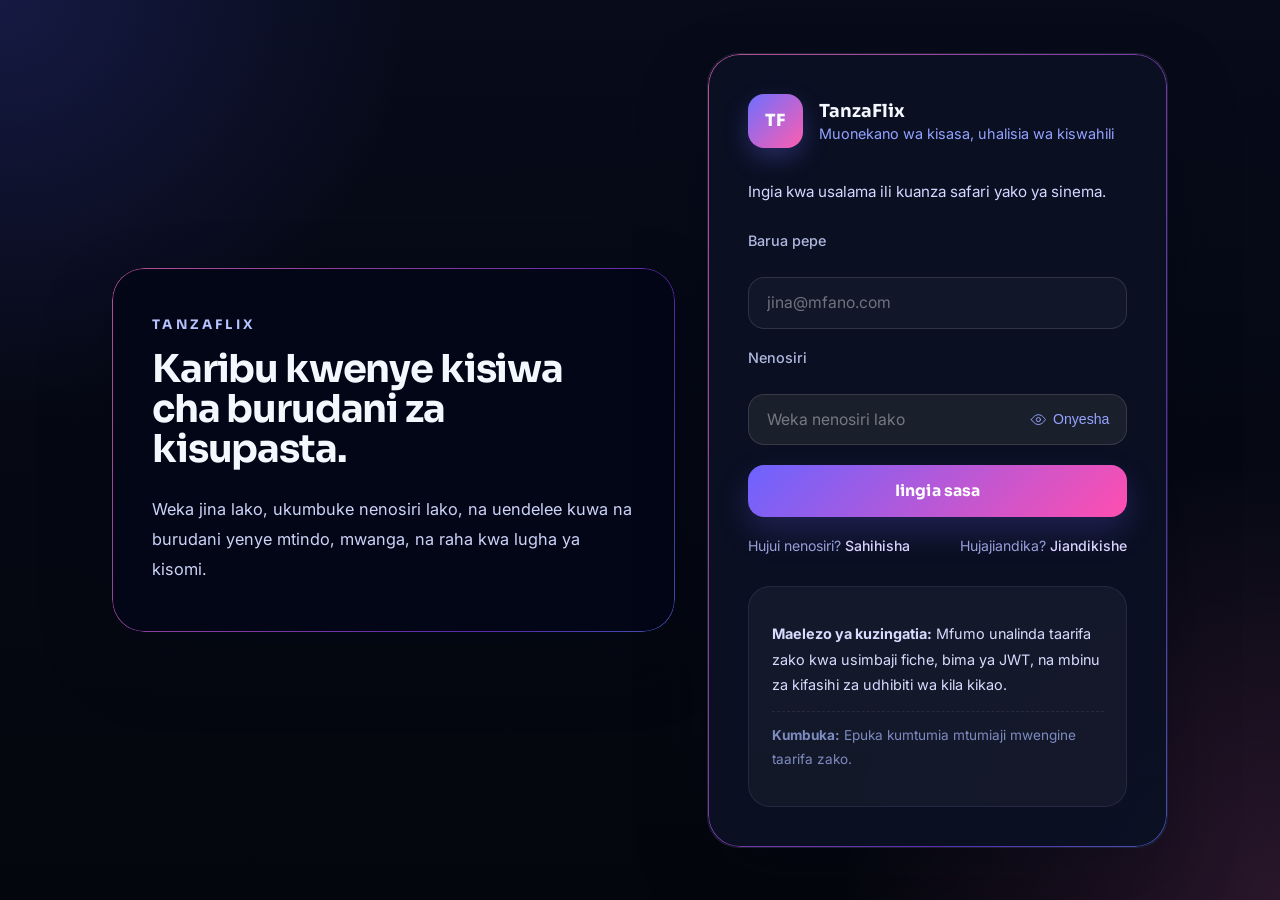
<file: subscription.html>
<!DOCTYPE html>
<html lang="sw">
<head>
  <meta charset="UTF-8" />
  <meta name="viewport" content="width=device-width, initial-scale=1.0" />
  <title>TanzaFlix | Usajili</title>
  <link rel="stylesheet" href="css/styles.css" />
  <link rel="stylesheet" href="css/subscription.css" />
  <style>
    /* ===== Active Subscription Banner ===== */
    .active-subscription-banner {
      background: linear-gradient(135deg, rgba(34, 197, 94, 0.12), rgba(108, 99, 255, 0.08));
      border: 1px solid rgba(34, 197, 94, 0.2);
      border-radius: var(--radius-lg);
      padding: 1.5rem 2rem;
      margin-bottom: 2rem;
      display: none;
      animation: fadeSlideIn 0.4s ease;
    }

    .active-subscription-banner.show {
      display: block;
    }

    .active-subscription-banner .banner-header {
      display: flex;
      align-items: center;
      gap: 1rem;
      margin-bottom: 0.5rem;
    }

    .active-subscription-banner .banner-header .icon {
      font-size: 2rem;
    }

    .active-subscription-banner .banner-header h2 {
      margin: 0;
      color: #4ade80;
      font-size: 1.3rem;
    }

    .active-subscription-banner .banner-details {
      display: grid;
      grid-template-columns: repeat(auto-fit, minmax(180px, 1fr));
      gap: 1rem;
      margin-top: 0.75rem;
      padding-top: 0.75rem;
      border-top: 1px solid rgba(255, 255, 255, 0.06);
    }

    .active-subscription-banner .banner-details .detail-item {
      display: flex;
      flex-direction: column;
    }

    .active-subscription-banner .banner-details .detail-item .label {
      font-size: 0.7rem;
      color: var(--text-secondary);
      text-transform: uppercase;
      letter-spacing: 0.05em;
    }

    .active-subscription-banner .banner-details .detail-item .value {
      font-size: 1rem;
      font-weight: 600;
      color: var(--text-primary);
    }

    .active-subscription-banner .banner-details .detail-item .value.status-cancelling {
      color: #fbbf24;
    }

    .active-subscription-banner .banner-details .detail-item .value.status-expiring {
      color: #f87171;
    }

    .active-subscription-banner .banner-actions {
      margin-top: 1rem;
      display: flex;
      gap: 0.75rem;
      flex-wrap: wrap;
    }

    .active-subscription-banner .btn-upgrade {
      padding: 0.6rem 1.5rem;
      border: none;
      border-radius: var(--radius-md);
      background: linear-gradient(135deg, var(--brand-violet), var(--brand-pink));
      color: #fff;
      font-weight: 600;
      font-size: 0.9rem;
      cursor: pointer;
      transition: all var(--dur-med) ease;
      font-family: inherit;
    }

    .active-subscription-banner .btn-upgrade:hover {
      transform: translateY(-2px);
      box-shadow: var(--shadow-brand-hover);
    }

    .active-subscription-banner .btn-cancel-subscription {
      padding: 0.6rem 1.5rem;
      border: none;
      border-radius: var(--radius-md);
      background: rgba(239, 68, 68, 0.15);
      color: #f87171;
      font-weight: 600;
      font-size: 0.9rem;
      cursor: pointer;
      transition: all var(--dur-med) ease;
      font-family: inherit;
      border: 1px solid rgba(239, 68, 68, 0.2);
    }

    .active-subscription-banner .btn-cancel-subscription:hover:not(:disabled) {
      background: rgba(239, 68, 68, 0.25);
      transform: translateY(-2px);
    }

    .active-subscription-banner .btn-cancel-subscription:disabled {
      opacity: 0.6;
      cursor: not-allowed;
    }

    /* ===== Cancel Modal ===== */
    .cancel-modal .modal-content {
      max-width: 450px;
    }

    .cancel-modal .warning-icon {
      font-size: 3rem;
      text-align: center;
      margin-bottom: 0.5rem;
    }

    .cancel-modal .warning-title {
      text-align: center;
      color: #f87171;
      font-size: 1.2rem;
      font-weight: 700;
      margin-bottom: 0.5rem;
    }

    .cancel-modal .warning-text {
      text-align: center;
      color: var(--text-secondary);
      font-size: 0.9rem;
      line-height: 1.6;
      margin-bottom: 1rem;
    }

    .cancel-modal .warning-text strong {
      color: var(--text-primary);
    }

    .cancel-modal .form-group textarea {
      min-height: 80px;
      resize: vertical;
    }

    .cancel-modal .modal-actions {
      display: flex;
      gap: 0.75rem;
      justify-content: flex-end;
    }

    .cancel-modal .btn-cancel-action {
      padding: 0.6rem 1.5rem;
      border: none;
      border-radius: var(--radius-md);
      background: rgba(255, 255, 255, 0.08);
      color: var(--text-secondary);
      font-weight: 600;
      font-size: 0.9rem;
      cursor: pointer;
      transition: all var(--dur-med) ease;
      font-family: inherit;
    }

    .cancel-modal .btn-cancel-action:hover {
      background: rgba(255, 255, 255, 0.15);
    }

    .cancel-modal .btn-confirm-cancel {
      padding: 0.6rem 1.5rem;
      border: none;
      border-radius: var(--radius-md);
      background: linear-gradient(135deg, #ef4444, #dc2626);
      color: #fff;
      font-weight: 600;
      font-size: 0.9rem;
      cursor: pointer;
      transition: all var(--dur-med) ease;
      font-family: inherit;
    }

    .cancel-modal .btn-confirm-cancel:hover {
      transform: translateY(-2px);
      box-shadow: 0 8px 30px rgba(239, 68, 68, 0.3);
    }

    /* ===== Plan Card - Subscribed State ===== */
    .plan-card.subscribed {
      border-color: rgba(34, 197, 94, 0.4);
      background: linear-gradient(135deg, rgba(34, 197, 94, 0.05), rgba(108, 99, 255, 0.05));
    }

    .plan-card.subscribed .plan-badge-subscribed {
      position: absolute;
      top: -12px;
      right: 50%;
      transform: translateX(50%);
      background: linear-gradient(135deg, #22c55e, #16a34a);
      color: #fff;
      padding: 0.3rem 1.2rem;
      border-radius: var(--radius-pill);
      font-size: 0.7rem;
      font-weight: 700;
      text-transform: uppercase;
      letter-spacing: 0.05em;
      white-space: nowrap;
    }

    .plan-card.subscribed .plan-select-btn {
      background: rgba(34, 197, 94, 0.2);
      color: #4ade80;
      cursor: default;
      border: 1px solid rgba(34, 197, 94, 0.2);
    }

    .plan-card.subscribed .plan-select-btn:hover {
      transform: none;
      box-shadow: none;
      background: rgba(34, 197, 94, 0.2);
      color: #4ade80;
    }

    /* ===== Expiry Warning ===== */
    .expiry-warning {
      color: #fbbf24;
      font-size: 0.85rem;
      margin-top: 0.25rem;
    }

    /* ===== Dynamic Payment Fields ===== */
    .card-fields {
      display: none;
      animation: fadeSlideIn 0.3s ease;
    }

    .card-fields.visible {
      display: block;
    }

    .card-fields .form-row {
      display: grid;
      grid-template-columns: 1fr 1fr;
      gap: 1rem;
    }

    .payment-method-hint {
      font-size: 0.75rem;
      color: var(--text-secondary);
      margin-top: 0.3rem;
    }

    /* ===== Loading Button ===== */
    .btn-loading {
      opacity: 0.7;
      pointer-events: none;
    }

    /* ===== Responsive ===== */
    @media (max-width: 768px) {
      .active-subscription-banner .banner-details {
        grid-template-columns: 1fr 1fr;
      }
      .card-fields .form-row {
        grid-template-columns: 1fr;
      }
      .active-subscription-banner .banner-actions {
        flex-direction: column;
      }
      .active-subscription-banner .banner-actions button {
        width: 100%;
        justify-content: center;
      }
    }

    @media (max-width: 480px) {
      .active-subscription-banner {
        padding: 1rem;
      }
      .active-subscription-banner .banner-details {
        grid-template-columns: 1fr;
      }
      .active-subscription-banner .banner-header h2 {
        font-size: 1.1rem;
      }
      .cancel-modal .modal-actions {
        flex-direction: column;
      }
      .cancel-modal .modal-actions button {
        width: 100%;
        justify-content: center;
      }
    }
  </style>
</head>
<body>
  <div class="page-shell">
    <div class="hero-panel subscription-panel">
      <div class="login-card subscription-card">
        <div class="brand-box" style="justify-content: center; margin-bottom: 1.5rem;">
          <span class="brand-mark">TF</span>
          <div>
            <p class="brand-name" style="text-align: center;">TanzaFlix</p>
            <p class="brand-tag" style="text-align: center;">Jisajili na uanze safari yako</p>
          </div>
        </div>

        <div class="subscription-intro">
          <h1>Chagua Mpango wa Usajili</h1>
          <p>Anza kufurahia burudani isiyo na mwisho. Ghairi wakati wowote.</p>
        </div>

        <!-- Active Subscription Banner -->
        <div id="activeSubscriptionBanner" class="active-subscription-banner">
          <div class="banner-header">
            <span class="icon">✅</span>
            <h2>Usajili Wako Unatumika!</h2>
          </div>
          <div id="subscriptionDetails" class="banner-details">
            <!-- Dynamically rendered -->
          </div>
          <div class="banner-actions">
            <button class="btn-upgrade" id="upgradeBtn">➕ Ongeza Usajili</button>
            <button class="btn-cancel-subscription" id="cancelSubscriptionBtn">❌ Ghairi Usajili</button>
          </div>
        </div>

        <!-- Plans Grid -->
        <div class="plans-grid" id="plansGrid">
          <!-- Plans will be dynamically populated from API -->
          <div class="plan-card" data-plan="daily">
            <div class="plan-header">
              <h3>Inapakia...</h3>
              <p class="plan-price">...</p>
            </div>
            <ul class="plan-features">
              <li>✓ Inapakia mipango...</li>
            </ul>
            <button class="plan-select-btn" data-plan="daily">Chagua</button>
          </div>
        </div>

        <!-- Payment Form -->
        <div id="paymentSection" class="payment-section hidden">
          <h2>Malipo ya Usajili</h2>
          <form id="paymentForm" novalidate>
            <div class="form-group">
              <label for="paymentMethod">Njia ya Malipo</label>
              <select id="paymentMethod" required>
                <option value="">Chagua njia</option>
                <option value="M-Pesa">M-Pesa</option>
                <option value="Airtel Money">Airtel Money</option>
                <option value="Tigo Pesa">Mixx by Yas (Tigo)</option>
                <option value="Halotel">HaloPesa</option>
                <option value="Card">Kadi ya Benki</option>
              </select>
              <p class="payment-method-hint" id="paymentHint">
                Chagua njia ya malipo unayotaka kutumia
              </p>
            </div>

            <!-- Mobile Money Fields -->
            <div class="form-group" id="phoneField">
              <label for="phoneNumber">Namba ya Simu</label>
              <input type="tel" id="phoneNumber" placeholder="07XX XXX XXX" required />
              <small style="display:block;margin-top:0.3rem;color:var(--text-secondary);font-size:0.75rem;">
                Namba ya simu itakayotumika kwa malipo
              </small>
            </div>

            <!-- Bank Card Fields -->
            <div id="cardFields" class="card-fields">
              <div class="form-group">
                <label for="cardNumber">Namba ya Kadi</label>
                <input type="text" id="cardNumber" placeholder="1234 5678 9012 3456" />
              </div>
              <div class="form-group">
                <label for="cardHolderName">Jina kwenye Kadi</label>
                <input type="text" id="cardHolderName" placeholder="JINA KAMILI" />
              </div>
              <div class="form-row">
                <div class="form-group">
                  <label for="cardExpiry">Tarehe ya Kuisha</label>
                  <input type="text" id="cardExpiry" placeholder="MM/YY" />
                </div>
                <div class="form-group">
                  <label for="cardCvv">CVV</label>
                  <input type="password" id="cardCvv" placeholder="***" maxlength="4" />
                </div>
              </div>
              <small style="display:block;margin-top:0.5rem;color:var(--text-secondary);font-size:0.75rem;">
                🔒 Taarifa zako za kadi zinalindwa kwa usimbaji fiche
              </small>
            </div>

            <div id="planSummary" class="plan-summary">
              <p>Una malipo ya: <strong id="selectedPlanName">-</strong></p>
              <p>Kiasi: <strong id="selectedPlanPrice">-</strong></p>
            </div>

            <!-- Payment Processing State -->
            <div id="paymentProcessing" class="payment-processing" style="display:none;">
              <div class="spinner"></div>
              <p>Inachakata malipo yako... Tafadhali subiri</p>
            </div>

            <!-- Payment Success State -->
            <div id="paymentSuccess" class="payment-success" style="display:none;">
              <div class="check-icon">✅</div>
              <h3>Malipo Yamekamilika!</h3>
              <p>Usajili wako umeamilishwa. Unaelekezwa kwenye dashibodi...</p>
            </div>

            <button type="submit" class="submit-btn" id="payNowBtn">Maliza Usajili</button>
            <button type="button" class="btn-cancel-plan" id="cancelPlanBtn">← Rudi kwenye chaguo za mpango</button>
          </form>
        </div>

        <div class="login-notes" style="margin-top: 2rem; text-align: center;">
          <p style="margin: 0; font-size: 0.85rem;">
            <strong>Usalama:</strong> Taarifa zako za malipo zinalindwa kwa kiwango cha juu.
            Usajili wako utaanza mara baada ya malipo kukamilika.
          </p>
        </div>
      </div>
    </div>
  </div>

  <!-- Cancel Subscription Modal -->
  <div class="modal cancel-modal" id="cancelModal">
    <div class="modal-content">
      <div class="modal-header">
        <h3>Thibitisha Kughairi Usajili</h3>
        <button class="modal-close" id="closeCancelModal">&times;</button>
      </div>
      <div class="warning-icon">⚠️</div>
      <div class="warning-title">Je, una uhakika?</div>
      <div class="warning-text">
        Ukighairi usajili wako, <strong>utapoteza ufikiaji wa filamu zote</strong> baada ya kipindi chako cha sasa kuisha.
        <br><br>
        Bado utaweza kutumia huduma hadi tarehe ya mwisho ya usajili wako.
      </div>
      <div class="form-group">
        <label for="cancelReason">Sababu ya Kughairi (hiari)</label>
        <textarea id="cancelReason" placeholder="Tueleze kwa nini unaghairi usajili wako..."></textarea>
      </div>
      <div class="modal-actions">
        <button type="button" class="btn-cancel-action" id="closeCancelModalBtn">Rudi</button>
        <button type="button" class="btn-confirm-cancel" id="confirmCancelBtn">✅ Thibitisha Kughairi</button>
      </div>
    </div>
  </div>

  <script type="module" src="js/subscription.js"></script>
</body>
</html>
</file>
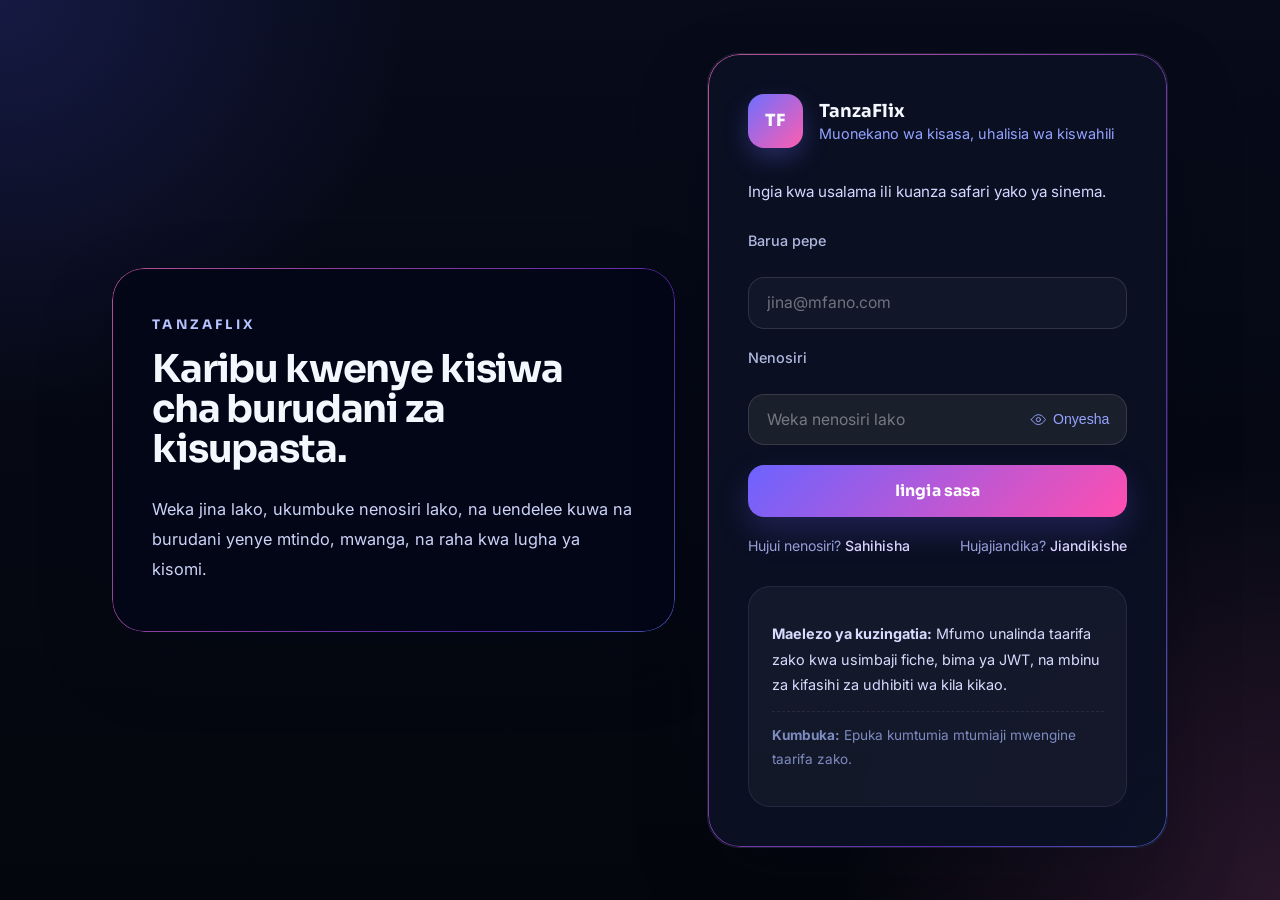
<file: watch.html>
<!DOCTYPE html>
<html lang="sw">
<head>
  <meta charset="utf-8" />
  <meta name="viewport" content="width=device-width, initial-scale=1" />
  <title>TanzaFlix | Watch</title>
  <link rel="stylesheet" href="css/styles.css" />
  <style>
    /* ===== Watch Page - Professional Streaming Style ===== */
    :root {
      --watch-bg: #0a0e1a;
      --watch-panel: rgba(12, 17, 37, 0.95);
      --watch-accent: #e50914;
      --watch-accent-hover: #ff1a2a;
      --watch-text: #f8fafc;
      --watch-muted: #94a3b8;
      --watch-border: rgba(255, 255, 255, 0.06);
      --watch-shadow: 0 20px 60px rgba(0, 0, 0, 0.6);
    }

    * { box-sizing: border-box; }

    body {
      margin: 0;
      background: radial-gradient(circle at top, #0f172a 0%, var(--watch-bg) 50%, #05080f 100%);
      color: var(--watch-text);
      font-family: 'Segoe UI', Tahoma, Geneva, Verdana, sans-serif;
      min-height: 100vh;
    }

    .watch-shell {
      max-width: 1200px;
      margin: 0 auto;
      padding: 20px 20px 40px;
    }

    /* ===== Navigation ===== */
    .dash-header {
      display: flex;
      justify-content: space-between;
      align-items: center;
      flex-wrap: wrap;
      gap: 16px;
      padding: 16px 24px;
      margin-bottom: 24px;
      border-radius: 16px;
      background: var(--watch-panel);
      border: 1px solid var(--watch-border);
      backdrop-filter: blur(18px);
    }

    .dash-header .eyebrow {
      margin: 0 0 4px;
      font-size: 0.75rem;
      font-weight: 700;
      letter-spacing: 0.2em;
      text-transform: uppercase;
      color: var(--watch-muted);
    }

    .dash-header h1 {
      margin: 0;
      font-size: clamp(1.2rem, 2vw, 1.8rem);
      font-weight: 700;
    }

    .dash-nav {
      display: flex;
      flex-wrap: wrap;
      gap: 8px;
      align-items: center;
    }

    .dash-nav a {
      color: #fff;
      text-decoration: none;
      padding: 8px 16px;
      border-radius: 10px;
      background: rgba(255, 255, 255, 0.04);
      border: 1px solid rgba(255, 255, 255, 0.06);
      font-weight: 600;
      font-size: 0.85rem;
      transition: all 0.2s ease;
    }

    .dash-nav a:hover {
      background: rgba(255, 255, 255, 0.08);
      border-color: rgba(255, 255, 255, 0.15);
      transform: translateY(-1px);
    }

    .dash-nav a.active {
      background: linear-gradient(135deg, #6c63ff, #ff4eb0);
      border-color: transparent;
    }

    /* ===== Back Link ===== */
    .back-link {
      display: inline-flex;
      align-items: center;
      gap: 8px;
      margin-bottom: 16px;
      color: #c7d2fe;
      text-decoration: none;
      font-weight: 600;
      transition: color 0.2s ease;
      padding: 8px 16px;
      border-radius: 10px;
      background: rgba(255, 255, 255, 0.04);
      border: 1px solid rgba(255, 255, 255, 0.06);
    }

    .back-link:hover {
      color: #fff;
      background: rgba(255, 255, 255, 0.08);
    }

    /* ===== Main Video Player ===== */
    .watch-card {
      background: var(--watch-panel);
      border: 1px solid var(--watch-border);
      border-radius: 20px;
      padding: 0;
      overflow: hidden;
      box-shadow: var(--watch-shadow);
      position: relative;
    }

    .video-wrapper {
      background: #000;
      position: relative;
      width: 100%;
      padding-top: 56.25%;
      overflow: hidden;
    }

    .video-wrapper video {
      position: absolute;
      top: 0;
      left: 0;
      width: 100%;
      height: 100%;
      background: #000;
      outline: none;
      display: block;
    }

    .video-wrapper::after {
      content: '';
      position: absolute;
      bottom: 0;
      left: 0;
      right: 0;
      height: 60px;
      background: linear-gradient(transparent, rgba(0,0,0,0.6));
      pointer-events: none;
      opacity: 0;
      transition: opacity 0.3s ease;
    }

    .video-wrapper:hover::after {
      opacity: 1;
    }

    /* ===== Access Badge ===== */
    .access-badge {
      display: inline-flex;
      align-items: center;
      gap: 6px;
      padding: 0.4rem 1rem;
      border-radius: 999px;
      font-size: 0.8rem;
      font-weight: 700;
      border: 1px solid rgba(255, 255, 255, 0.08);
    }

    .access-badge.premium {
      background: rgba(229, 9, 20, 0.15);
      color: #ff6b7a;
      border-color: rgba(229, 9, 20, 0.2);
    }

    .access-badge.free-trial {
      background: rgba(34, 197, 94, 0.12);
      color: #4ade80;
      border-color: rgba(34, 197, 94, 0.15);
    }

    .access-badge.subscribed {
      background: rgba(108, 99, 255, 0.15);
      color: #818cf8;
      border-color: rgba(108, 99, 255, 0.2);
    }

    /* ===== Paywall Overlay ===== */
    .paywall-overlay {
      position: absolute;
      inset: 0;
      z-index: 500;
      display: none;
      align-items: center;
      justify-content: center;
      padding: 24px;
      background: rgba(5, 8, 20, 0.94);
      backdrop-filter: blur(10px);
      text-align: center;
    }

    .paywall-overlay[style*="display: flex"] {
      pointer-events: auto;
      cursor: default;
    }

    .paywall-overlay * {
      pointer-events: auto !important;
    }

    .paywall-box {
      max-width: 480px;
      width: 100%;
      padding: 40px 32px;
      border-radius: 24px;
      background: rgba(12, 17, 37, 0.98);
      border: 1px solid rgba(255, 255, 255, 0.08);
      box-shadow: 0 30px 70px rgba(0, 0, 0, 0.5);
      position: relative;
      z-index: 501;
    }

    .paywall-icon {
      font-size: 3rem;
      margin-bottom: 12px;
    }

    .paywall-box h2 {
      margin: 0 0 8px;
      font-size: 1.3rem;
      color: #fff;
    }

    .paywall-box p {
      margin: 0 0 20px;
      color: var(--watch-muted);
      line-height: 1.7;
      font-size: 0.92rem;
    }

    .paywall-actions {
      display: flex;
      flex-wrap: wrap;
      gap: 10px;
      justify-content: center;
    }

    .paywall-actions .watch-btn {
      min-width: 140px;
      justify-content: center;
      pointer-events: auto !important;
      cursor: pointer !important;
      position: relative;
      z-index: 502;
    }

    /* ===== Payment Modal ===== */
    .payment-modal {
      position: fixed;
      z-index: 1000;
      left: 0;
      top: 0;
      width: 100%;
      height: 100%;
      background-color: rgba(0,0,0,0.8);
      backdrop-filter: blur(12px);
      animation: fadeIn 0.3s ease;
      display: none;
      align-items: center;
      justify-content: center;
    }

    .payment-modal-content {
      background: linear-gradient(145deg, #141b33, #1a2140);
      margin: 20px;
      padding: 32px;
      width: 100%;
      max-width: 520px;
      border-radius: 20px;
      border: 1px solid rgba(255,255,255,0.06);
      box-shadow: 0 30px 80px rgba(0,0,0,0.7);
      animation: slideUp 0.3s ease;
      max-height: 90vh;
      overflow-y: auto;
      position: relative;
    }

    .payment-modal-header {
      display: flex;
      justify-content: space-between;
      align-items: center;
      margin-bottom: 20px;
      padding-bottom: 16px;
      border-bottom: 1px solid rgba(255,255,255,0.06);
    }

    .payment-modal-header h2 {
      margin: 0;
      font-size: 1.3rem;
      color: #fff;
    }

    .payment-modal-close {
      background: none;
      border: none;
      color: #94a3b8;
      font-size: 28px;
      cursor: pointer;
      transition: color 0.2s ease;
      padding: 0 8px;
    }

    .payment-modal-close:hover {
      color: #fff;
    }

    .payment-amount-display {
      text-align: center;
      padding: 16px;
      margin-bottom: 20px;
      background: rgba(255,255,255,0.03);
      border-radius: 12px;
      border: 1px solid rgba(255,255,255,0.04);
    }

    .payment-amount-display .amount {
      font-size: 2rem;
      font-weight: 700;
      color: #f5f7ff;
    }

    .payment-amount-display .label {
      font-size: 0.85rem;
      color: var(--watch-muted);
    }

    .payment-method-section {
      margin-bottom: 20px;
    }

    .payment-method-section label {
      display: block;
      font-size: 0.85rem;
      font-weight: 600;
      color: #9aa2d7;
      margin-bottom: 10px;
    }

    .payment-method-grid {
      display: grid;
      grid-template-columns: 1fr 1fr;
      gap: 10px;
    }

    .payment-method-btn {
      padding: 12px 16px;
      border-radius: 12px;
      border: 2px solid rgba(255,255,255,0.06);
      background: rgba(255,255,255,0.03);
      color: var(--watch-text);
      font-weight: 600;
      font-size: 0.85rem;
      cursor: pointer;
      transition: all 0.2s ease;
      display: flex;
      align-items: center;
      justify-content: center;
      gap: 8px;
    }

    .payment-method-btn:hover {
      background: rgba(255,255,255,0.06);
      border-color: rgba(255,255,255,0.12);
    }

    .payment-method-btn.active {
      border-color: #6c63ff;
      background: rgba(108,99,255,0.1);
      box-shadow: 0 0 20px rgba(108,99,255,0.05);
    }

    .payment-method-btn .icon {
      font-size: 1.2rem;
    }

    .payment-form-group {
      margin-bottom: 16px;
    }

    .payment-form-group label {
      display: block;
      font-size: 0.8rem;
      font-weight: 600;
      color: #9aa2d7;
      margin-bottom: 5px;
    }

    .payment-form-group input,
    .payment-form-group select {
      width: 100%;
      padding: 12px 16px;
      background: rgba(255,255,255,0.05);
      border: 1px solid rgba(255,255,255,0.08);
      border-radius: 12px;
      color: #f5f7ff;
      font-size: 0.95rem;
      transition: border-color 0.2s ease;
      font-family: inherit;
    }

    .payment-form-group input:focus,
    .payment-form-group select:focus {
      outline: none;
      border-color: #6c63ff;
    }

    .payment-form-group input::placeholder {
      color: #4a5070;
    }

    .payment-form-row {
      display: grid;
      grid-template-columns: 1fr 1fr;
      gap: 12px;
    }

    .payment-submit-btn {
      width: 100%;
      padding: 14px;
      border: none;
      border-radius: 12px;
      font-weight: 700;
      font-size: 1rem;
      cursor: pointer;
      transition: all 0.3s ease;
      background: linear-gradient(135deg, #6c63ff, #ff4eb0);
      color: #fff;
      margin-top: 8px;
    }

    .payment-submit-btn:hover {
      transform: translateY(-2px);
      box-shadow: 0 8px 30px rgba(108,99,255,0.3);
    }

    .payment-submit-btn:disabled {
      opacity: 0.6;
      cursor: not-allowed;
      transform: none;
    }

    .payment-status {
      padding: 12px 16px;
      border-radius: 12px;
      margin: 12px 0;
      display: none;
      text-align: center;
      font-weight: 500;
    }

    .payment-status.success {
      display: block;
      background: rgba(34,197,94,0.1);
      border: 1px solid rgba(34,197,94,0.2);
      color: #4ade80;
    }

    .payment-status.error {
      display: block;
      background: rgba(239,68,68,0.1);
      border: 1px solid rgba(239,68,68,0.2);
      color: #f87171;
    }

    .payment-status.info {
      display: block;
      background: rgba(108,99,255,0.1);
      border: 1px solid rgba(108,99,255,0.2);
      color: #818cf8;
    }

    .payment-loading-spinner {
      display: inline-block;
      width: 20px;
      height: 20px;
      border: 3px solid rgba(255,255,255,0.1);
      border-top-color: #fff;
      border-radius: 50%;
      animation: spin 0.8s linear infinite;
      vertical-align: middle;
      margin-right: 8px;
    }

    @keyframes spin {
      to { transform: rotate(360deg); }
    }

    /* ===== Movie Info Panel ===== */
    .movie-info {
      padding: 24px 28px;
      background: linear-gradient(180deg, rgba(12, 17, 37, 0.98), rgba(8, 12, 26, 0.98));
    }

    .movie-info-top {
      display: flex;
      justify-content: space-between;
      align-items: flex-start;
      flex-wrap: wrap;
      gap: 16px;
      margin-bottom: 12px;
    }

    .movie-title {
      font-size: clamp(1.4rem, 2.2vw, 2rem);
      font-weight: 700;
      margin: 0 0 4px;
      line-height: 1.2;
    }

    .movie-meta {
      display: flex;
      flex-wrap: wrap;
      gap: 12px;
      margin: 0;
      color: var(--watch-muted);
      font-size: 0.9rem;
    }

    .movie-meta span {
      display: inline-flex;
      align-items: center;
      gap: 4px;
    }

    .movie-meta .dot {
      color: var(--watch-muted);
      opacity: 0.4;
    }

    .movie-badge {
      display: inline-flex;
      align-items: center;
      gap: 6px;
      padding: 4px 14px;
      border-radius: 999px;
      background: rgba(229, 9, 20, 0.15);
      border: 1px solid rgba(229, 9, 20, 0.2);
      white-space: nowrap;
    }

    /* ===== Series Navigation ===== */
    .series-nav {
      margin-top: 16px;
      padding: 16px 20px;
      border-radius: 12px;
      background: rgba(255, 255, 255, 0.03);
      border: 1px solid rgba(255, 255, 255, 0.04);
    }

    .series-nav-header {
      display: flex;
      align-items: center;
      justify-content: space-between;
      flex-wrap: wrap;
      gap: 12px;
      margin-bottom: 12px;
    }

    .series-nav-header .label {
      font-size: 0.7rem;
      text-transform: uppercase;
      letter-spacing: 0.08em;
      color: var(--watch-muted);
      font-weight: 600;
    }

    .season-selector {
      display: flex;
      gap: 8px;
      flex-wrap: wrap;
    }

    .season-btn {
      padding: 6px 14px;
      border-radius: 999px;
      border: 1px solid rgba(255, 255, 255, 0.08);
      background: rgba(255, 255, 255, 0.04);
      color: var(--watch-muted);
      font-size: 0.8rem;
      font-weight: 600;
      cursor: pointer;
      transition: all 0.2s ease;
    }

    .season-btn:hover {
      background: rgba(255, 255, 255, 0.08);
      color: #fff;
    }

    .season-btn.active {
      background: linear-gradient(135deg, rgba(108, 99, 255, 0.3), rgba(255, 78, 176, 0.2));
      border-color: rgba(108, 99, 255, 0.3);
      color: #fff;
    }

    .episode-grid {
      display: grid;
      grid-template-columns: repeat(auto-fill, minmax(140px, 1fr));
      gap: 8px;
      margin-top: 8px;
    }

    .episode-btn {
      display: flex;
      flex-direction: column;
      align-items: center;
      justify-content: center;
      padding: 10px 12px;
      border-radius: 10px;
      border: 1px solid rgba(255, 255, 255, 0.06);
      background: rgba(255, 255, 255, 0.03);
      color: var(--watch-muted);
      font-size: 0.8rem;
      cursor: pointer;
      transition: all 0.2s ease;
      text-align: center;
    }

    .episode-btn:hover {
      background: rgba(255, 255, 255, 0.08);
      border-color: rgba(255, 255, 255, 0.12);
      color: #fff;
    }

    .episode-btn.active {
      background: linear-gradient(135deg, rgba(108, 99, 255, 0.2), rgba(255, 78, 176, 0.15));
      border-color: rgba(108, 99, 255, 0.25);
      color: #fff;
    }

    .episode-btn .ep-num {
      font-weight: 700;
      font-size: 0.9rem;
    }

    .episode-btn .ep-title {
      font-size: 0.7rem;
      opacity: 0.7;
      margin-top: 2px;
    }

    .episode-btn .ep-duration {
      font-size: 0.65rem;
      opacity: 0.5;
      margin-top: 2px;
    }

    /* ===== Actions ===== */
    .movie-actions {
      display: flex;
      flex-wrap: wrap;
      gap: 10px;
      margin-top: 14px;
    }

    .watch-btn {
      display: inline-flex;
      align-items: center;
      gap: 8px;
      padding: 10px 20px;
      border: none;
      border-radius: 999px;
      font-weight: 700;
      font-size: 0.9rem;
      cursor: pointer;
      transition: all 0.2s ease;
      text-decoration: none;
      font-family: inherit;
    }

    .watch-btn:hover {
      transform: translateY(-2px);
    }

    .watch-btn-play {
      background: linear-gradient(135deg, var(--watch-accent), #ff3b4a);
      color: #fff;
      box-shadow: 0 8px 24px rgba(229, 9, 20, 0.3);
    }

    .watch-btn-play:hover {
      box-shadow: 0 12px 32px rgba(229, 9, 20, 0.45);
    }

    .watch-btn-secondary {
      background: rgba(255, 255, 255, 0.08);
      color: #fff;
      border: 1px solid rgba(255, 255, 255, 0.1);
    }

    .watch-btn-secondary:hover {
      background: rgba(255, 255, 255, 0.14);
    }

    .watch-btn-subscribe {
      background: linear-gradient(135deg, #6c63ff, #ff4eb0);
      color: #fff;
      box-shadow: 0 8px 24px rgba(108, 99, 255, 0.3);
    }

    .watch-btn-subscribe:hover {
      box-shadow: 0 12px 32px rgba(108, 99, 255, 0.45);
    }

    .watch-btn-buy {
      background: linear-gradient(135deg, #f59e0b, #f97316);
      color: #fff;
      box-shadow: 0 8px 24px rgba(245, 158, 11, 0.3);
    }

    .watch-btn-buy:hover {
      box-shadow: 0 12px 32px rgba(245, 158, 11, 0.45);
    }

    /* ===== Rating Bar ===== */
    .rating-row {
      display: flex;
      align-items: center;
      gap: 14px;
      margin-top: 12px;
      flex-wrap: wrap;
    }

    .rating-bar {
      flex: 1;
      max-width: 200px;
      height: 6px;
      border-radius: 999px;
      background: rgba(255, 255, 255, 0.08);
      overflow: hidden;
    }

    .rating-fill {
      height: 100%;
      width: 92%;
      background: linear-gradient(90deg, #22c55e, #84cc16);
      border-radius: inherit;
    }

    .rating-text {
      color: var(--watch-muted);
      font-size: 0.85rem;
      font-weight: 600;
    }

    .rating-text strong {
      color: #fff;
    }

    /* ===== Description ===== */
    .movie-description {
      margin-top: 16px;
      padding: 16px 20px;
      border-radius: 12px;
      background: rgba(255, 255, 255, 0.03);
      border: 1px solid rgba(255, 255, 255, 0.04);
    }

    .movie-description p {
      margin: 0;
      color: #cbd5e1;
      line-height: 1.8;
      font-size: 0.95rem;
    }

    .movie-description .label {
      display: block;
      font-size: 0.7rem;
      text-transform: uppercase;
      letter-spacing: 0.08em;
      color: var(--watch-muted);
      margin-bottom: 4px;
      font-weight: 600;
    }

    /* ===== Recommendations ===== */
    .recommendations {
      margin-top: 20px;
      padding-top: 20px;
      border-top: 1px solid var(--watch-border);
    }

    .recommendations h3 {
      margin: 0 0 14px;
      font-size: 1rem;
      font-weight: 700;
      color: #fff;
    }

    .recommendation-row {
      display: grid;
      grid-template-columns: repeat(auto-fit, minmax(160px, 1fr));
      gap: 12px;
    }

    .rec-card {
      padding: 14px 16px;
      background: rgba(255, 255, 255, 0.03);
      border: 1px solid var(--watch-border);
      border-radius: 12px;
      transition: all 0.2s ease;
      cursor: pointer;
    }

    .rec-card:hover {
      background: rgba(255, 255, 255, 0.06);
      transform: translateY(-3px);
      border-color: rgba(255, 255, 255, 0.12);
    }

    .rec-card .rec-category {
      font-size: 0.7rem;
      text-transform: uppercase;
      letter-spacing: 0.05em;
      color: var(--watch-muted);
    }

    .rec-card strong {
      display: block;
      margin-top: 4px;
      font-size: 0.9rem;
      color: #fff;
    }

    .rec-card .rec-meta {
      font-size: 0.8rem;
      color: var(--watch-muted);
    }

    /* ===== About Modal ===== */
    .about-modal {
      position: fixed;
      z-index: 1000;
      left: 0;
      top: 0;
      width: 100%;
      height: 100%;
      background-color: rgba(0,0,0,0.7);
      backdrop-filter: blur(8px);
      animation: fadeIn 0.3s ease;
      display: none;
      align-items: center;
      justify-content: center;
    }

    .about-modal-content {
      background: linear-gradient(135deg, #11152d, #1a1f3a);
      margin: 20px;
      padding: 30px;
      width: 100%;
      max-width: 550px;
      border-radius: 16px;
      border: 1px solid rgba(255,255,255,0.08);
      box-shadow: 0 30px 70px rgba(0,0,0,0.6);
      animation: slideUp 0.3s ease;
      max-height: 80vh;
      overflow-y: auto;
      position: relative;
    }

    .about-modal-content h2 {
      color: #fff;
      margin-top: 0;
      font-size: 1.4rem;
    }

    .about-modal-content h3 {
      color: #c7d2fe;
      margin-top: 1.2rem;
      font-size: 1.05rem;
    }

    .about-modal-content p {
      color: #cbd5e1;
      line-height: 1.7;
    }

    .about-modal-content ul {
      color: #cbd5e1;
      line-height: 2;
      padding-left: 1.2rem;
    }

    .about-modal-close {
      color: #94a3b8;
      float: right;
      font-size: 28px;
      font-weight: bold;
      cursor: pointer;
      transition: color 0.2s ease;
      background: none;
      border: none;
    }

    .about-modal-close:hover {
      color: #fff;
    }

    @keyframes fadeIn {
      from { opacity: 0; }
      to { opacity: 1; }
    }

    @keyframes slideUp {
      from { transform: translateY(30px); opacity: 0; }
      to { transform: translateY(0); opacity: 1; }
    }

    /* ===== Rating Modal ===== */
    .rating-modal {
      position: fixed;
      z-index: 1000;
      left: 0;
      top: 0;
      width: 100%;
      height: 100%;
      background-color: rgba(0,0,0,0.7);
      backdrop-filter: blur(8px);
      animation: fadeIn 0.3s ease;
      display: none;
      align-items: center;
      justify-content: center;
    }

    .rating-modal-content {
      background: linear-gradient(135deg, #11152d, #1a1f3a);
      margin: 20px;
      padding: 30px;
      width: 100%;
      max-width: 480px;
      border-radius: 16px;
      border: 1px solid rgba(255,255,255,0.08);
      box-shadow: 0 30px 70px rgba(0,0,0,0.6);
      animation: slideUp 0.3s ease;
      max-height: 80vh;
      overflow-y: auto;
      position: relative;
    }

    .rating-modal-header {
      display: flex;
      justify-content: space-between;
      align-items: center;
      margin-bottom: 16px;
    }

    .rating-modal-header h3 {
      margin: 0;
      color: #fff;
      font-size: 1.2rem;
    }

    .rating-modal-close {
      background: none;
      border: none;
      color: #94a3b8;
      font-size: 24px;
      cursor: pointer;
      padding: 0 4px;
    }

    .rating-modal-close:hover {
      color: #fff;
    }

    .rating-stars {
      display: flex;
      gap: 8px;
      flex-wrap: wrap;
      justify-content: center;
      margin: 12px 0;
    }

    .rating-star-btn {
      width: 44px;
      height: 44px;
      border-radius: 50%;
      border: 2px solid rgba(255,255,255,0.1);
      background: transparent;
      color: #9aa2d7;
      font-weight: 700;
      font-size: 1rem;
      cursor: pointer;
      transition: all 0.2s ease;
    }

    .rating-star-btn:hover {
      border-color: rgba(255,255,255,0.2);
      color: #fff;
    }

    .rating-star-btn.selected {
      background: rgba(108,99,255,0.3);
      border-color: #6c63ff;
      color: #fff;
    }

    .rating-star-btn:disabled {
      cursor: not-allowed;
      opacity: 0.5;
    }

    .rating-selected-display {
      text-align: center;
      color: #c7d2fe;
      font-size: 0.9rem;
      margin-bottom: 12px;
    }

    .rating-review-textarea {
      width: 100%;
      padding: 12px 16px;
      background: rgba(255,255,255,0.05);
      border: 1px solid rgba(255,255,255,0.08);
      border-radius: 12px;
      color: #f5f7ff;
      font-size: 0.9rem;
      font-family: inherit;
      resize: vertical;
      min-height: 80px;
    }

    .rating-review-textarea:focus {
      outline: none;
      border-color: #6c63ff;
    }

    .rating-review-textarea::placeholder {
      color: #4a5070;
    }

    .rating-message {
      padding: 10px 14px;
      border-radius: 12px;
      margin: 12px 0;
      display: none;
      text-align: center;
      font-weight: 500;
    }

    .rating-message.success {
      display: block;
      background: rgba(34,197,94,0.1);
      border: 1px solid rgba(34,197,94,0.2);
      color: #4ade80;
    }

    .rating-message.error {
      display: block;
      background: rgba(239,68,68,0.1);
      border: 1px solid rgba(239,68,68,0.2);
      color: #f87171;
    }

    .rating-modal-actions {
      display: flex;
      gap: 12px;
      margin-top: 16px;
      justify-content: flex-end;
    }

    .rating-modal-actions .btn-cancel {
      padding: 10px 20px;
      border-radius: 10px;
      border: 1px solid rgba(255,255,255,0.08);
      background: transparent;
      color: #94a3b8;
      font-weight: 600;
      cursor: pointer;
      transition: all 0.2s ease;
    }

    .rating-modal-actions .btn-cancel:hover {
      background: rgba(255,255,255,0.05);
      color: #fff;
    }

    .rating-modal-actions .btn-submit {
      padding: 10px 24px;
      border: none;
      border-radius: 10px;
      background: linear-gradient(135deg, #6c63ff, #ff4eb0);
      color: #fff;
      font-weight: 700;
      cursor: pointer;
      transition: all 0.2s ease;
    }

    .rating-modal-actions .btn-submit:hover {
      transform: translateY(-2px);
      box-shadow: 0 8px 24px rgba(108,99,255,0.3);
    }

    .rating-modal-actions .btn-submit:disabled {
      opacity: 0.6;
      cursor: not-allowed;
      transform: none;
    }

    /* ===== Responsive ===== */
    @media (max-width: 768px) {
      .watch-shell { padding: 12px 12px 24px; }
      .movie-info { padding: 16px 18px; }
      .dash-header { flex-direction: column; align-items: stretch; padding: 14px 18px; }
      .dash-nav { justify-content: flex-start; flex-wrap: wrap; }
      .movie-info-top { flex-direction: column; }
      .recommendation-row { grid-template-columns: repeat(auto-fit, minmax(130px, 1fr)); }
      .payment-modal-content { padding: 24px 20px; margin: 12px; }
      .payment-method-grid { grid-template-columns: 1fr 1fr; }
      .payment-form-row { grid-template-columns: 1fr; }
      .episode-grid { grid-template-columns: repeat(auto-fill, minmax(110px, 1fr)); }
      .paywall-box { padding: 28px 20px; }
    }

    @media (max-width: 480px) {
      .watch-btn { padding: 8px 14px; font-size: 0.8rem; }
      .movie-actions { gap: 6px; }
      .recommendation-row { grid-template-columns: 1fr 1fr; }
      .episode-grid { grid-template-columns: repeat(auto-fill, minmax(90px, 1fr)); }
      .episode-btn { padding: 8px 10px; font-size: 0.7rem; }
      .payment-method-grid { grid-template-columns: 1fr; }
      .paywall-box { padding: 24px 16px; }
      .payment-modal-content { padding: 20px 16px; }
    }

    video::-webkit-media-controls-panel {
      background: linear-gradient(180deg, rgba(0,0,0,0.7), rgba(0,0,0,0.9));
      padding: 0 16px;
    }

    video::-webkit-media-controls-play-button,
    video::-webkit-media-controls-volume-slider,
    video::-webkit-media-controls-timeline {
      filter: brightness(1.2);
    }

    video::-webkit-media-controls-current-time-display,
    video::-webkit-media-controls-time-remaining-display {
      color: #fff;
      font-weight: 500;
    }

    .type-badge-watch {
      display: inline-flex;
      align-items: center;
      gap: 6px;
      padding: 4px 14px;
      border-radius: 999px;
      font-size: 0.75rem;
      font-weight: 700;
      text-transform: uppercase;
      letter-spacing: 0.05em;
      border: 1px solid rgba(255, 255, 255, 0.08);
    }

    .type-badge-watch.single {
      background: rgba(34, 211, 238, 0.12);
      color: #22d3ee;
      border-color: rgba(34, 211, 238, 0.15);
    }

    .type-badge-watch.series {
      background: rgba(251, 146, 60, 0.12);
      color: #fb923c;
      border-color: rgba(251, 146, 60, 0.15);
    }

    .episode-current-label {
      font-size: 0.75rem;
      color: var(--watch-muted);
      margin-top: 4px;
    }
  </style>
</head>
<body>
  <div class="watch-shell">
    <!-- Navigation Header -->
    <header class="dash-header">
      <div>
        <p class="eyebrow">TanzaFlix</p>
        <h1>Muonekano wa Filamu</h1>
      </div>
      <nav class="dash-nav">
        <a href="dashboard.html" class="nav-link">Nyumbani</a>
        <a href="movies.html?translated=0" class="nav-link">Filamu</a>
        <a href="subscription.html" class="nav-link" id="navPayment">Malipo ya Akaunti</a>
        <a href="#" class="nav-link" id="navAbout">Kuhusu Sisi</a>
      </nav>
    </header>

    <!-- About Modal -->
    <div id="aboutModal" class="about-modal" style="display:none;">
      <div class="about-modal-content">
        <button class="about-modal-close">&times;</button>
        <h2>Kuhusu TanzaFlix</h2>
        <p><strong>TanzaFlix</strong> ni jukwaa la kisasa la burudani ya mtandaoni linaloleta sinema, tamthilia, na mfululizo wa filamu kutoka Tanzania, Afrika Mashariki, na duniani kote.</p>
        <p>Lengo letu ni kuwaweka Watanzania na wapenzi wa Kiswahili karibu na burudani bora kwa lugha yao ya mama.</p>
        <h3>Vipengele vyetu</h3>
        <ul>
          <li>🎬 Filamu za Bongo, Kihindi, Kiingereza, na nyinginezo</li>
          <li>🌍 Tafsiri ya Kiswahili kwa filamu za kimataifa</li>
          <li>📱 Inapatikana kwenye simu, kompyuta, na TV</li>
          <li>🔒 Usalama wa hali ya juu kwa taarifa zako</li>
        </ul>
        <p><strong>Anwani:</strong> Dar es Salaam, Tanzania</p>
        <p><strong>Barua pepe:</strong> info@tanzaflix.com</p>
        <p><strong>Simu:</strong> +255 700 000 000</p>
      </div>
    </div>

    <a href="movies.html" class="back-link">← Rudi kwenye Movies</a>

    <div class="watch-card">
      <!-- Video Player -->
      <div class="video-wrapper">
        <video id="watchVideo" controls preload="metadata" poster="">
          <source id="watchSource" src="" type="video/mp4" />
          Kivinjari chako hakiwezi kucheza video hii.
        </video>
        
        <!-- Paywall Overlay -->
        <div id="paywallOverlay" class="paywall-overlay" style="display:none; pointer-events: auto; cursor: default;">
          <div class="paywall-box" style="pointer-events: auto;">
            <div class="paywall-icon">🔒</div>
            <h2 id="paywallTitle">Muda wako wa kutazama bure umeisha</h2>
            <p id="paywallMessage">Umeshatazama filamu/kipindi kimoja bure. Nunua filamu hii au jisajili ili uendelee kutazama filamu na mfululizo bila kikomo.</p>
            <div class="paywall-actions">
              <button id="buyMovieBtn" class="watch-btn watch-btn-buy" style="pointer-events: auto !important; cursor: pointer !important; position: relative; z-index: 502;">💳 Nunua Filamu</button>
              <a href="subscription.html" class="watch-btn watch-btn-subscribe" style="pointer-events: auto !important; cursor: pointer !important; position: relative; z-index: 502;">⭐ Jisajili Sasa</a>
            </div>
          </div>
        </div>
      </div>

      <!-- Movie Info -->
      <div class="movie-info">
        <div class="movie-info-top">
          <div>
            <div style="display: flex; align-items: center; gap: 12px; flex-wrap: wrap; margin-bottom: 4px;">
              <h1 id="watchTitle" class="movie-title">Inapakia...</h1>
              <span id="watchTypeBadge" class="type-badge-watch single">Single Movie</span>
              <span id="accessBadge" class="access-badge" style="display:none;"></span>
            </div>
            <div class="movie-meta">
              <span id="watchYear">2024</span>
              <span class="dot">•</span>
              <span id="watchGenre">Action</span>
              <span class="dot">•</span>
              <span id="watchRuntime">2h 10m</span>
              <span class="dot">•</span>
              <span id="watchLang">Kiswahili</span>
              <span class="dot">•</span>
              <span id="watchCountry">🇹🇿 Bongo</span>
            </div>
          </div>
          <div class="movie-badge" id="streamingBadge">▶ Premium Streaming</div>
        </div>

        <!-- Series Navigation -->
        <div id="seriesNav" class="series-nav" style="display: none;">
          <div class="series-nav-header">
            <span class="label">📺 Mfululizo / Season</span>
            <div class="season-selector" id="seasonSelector">
              <!-- Dynamic season buttons -->
            </div>
          </div>
          <div class="episode-grid" id="episodeGrid">
            <!-- Dynamic episode buttons -->
          </div>
          <div id="episodeCurrentLabel" class="episode-current-label"></div>
        </div>

        <!-- Rating -->
        <div class="rating-row">
          <div class="rating-bar" aria-label="rating bar">
            <div class="rating-fill"></div>
          </div>
          <span class="rating-text" id="ratingText"><strong>8.9</strong> / 10 ★</span>
        </div>

        <!-- Actions -->
        <div class="movie-actions">
          <button class="watch-btn watch-btn-play" id="playBtn">▶ Play</button>
        </div>

        <!-- Description -->
        <div class="movie-description">
          <span class="label">Maelezo</span>
          <p id="watchDescription">Mchezo wa kuvutia wenye hadithi kali, picha zenye nguvu, na burudani ya hali ya juu.</p>
        </div>

        <!-- Recommendations -->
        <div class="recommendations">
          <h3>★ Filamu Zinazofanana</h3>
          <div class="recommendation-row" id="recommendationRow">
            <!-- Dynamic recommendations -->
          </div>
        </div>
      </div>
    </div>
  </div>

  <!-- Payment Modal -->
  <div id="paymentModal" class="payment-modal" style="display:none;">
    <div class="payment-modal-content">
      <div class="payment-modal-header">
        <h2>💳 Malipo ya Filamu</h2>
        <button class="payment-modal-close" id="paymentModalClose">&times;</button>
      </div>

      <div class="payment-amount-display">
        <div class="label">Kiasi cha Kulipa</div>
        <div class="amount" id="paymentAmount">TSh 0</div>
        <div style="font-size:0.8rem;color:#6c63ff;margin-top:4px;" id="paymentMovieTitle"></div>
      </div>

      <div id="paymentStatus" class="payment-status"></div>

      <div class="payment-method-section">
        <label>Chagua Njia ya Malipo</label>
        <div class="payment-method-grid">
          <button class="payment-method-btn" data-method="mpesa">
            <span class="icon">📱</span> M-Pesa
          </button>
          <button class="payment-method-btn" data-method="airtel_money">
            <span class="icon">📱</span> Airtel Money
          </button>
          <button class="payment-method-btn" data-method="mix_by_yas">
            <span class="icon">📱</span> Mixx by Yas
          </button>
          <button class="payment-method-btn" data-method="halotel">
            <span class="icon">📱</span> HaloPesa
          </button>
          <button class="payment-method-btn" data-method="bank_card">
            <span class="icon">💳</span> Kadi ya Benki
          </button>
        </div>
      </div>

      <form id="paymentForm">
        <input type="hidden" id="paymentMovieId" value="" />
        <input type="hidden" id="paymentMethod" value="" />

        <div id="mobileMoneyFields">
          <div class="payment-form-group">
            <label>Namba ya Simu</label>
            <input type="tel" id="paymentPhone" placeholder="e.g. 0677532140" />
          </div>
        </div>

        <div id="cardFields" style="display:none;">
          <div class="payment-form-group">
            <label>Jina kwenye Kadi</label>
            <input type="text" id="paymentCardHolder" placeholder="Jina kamili kama ilivyo kwenye kadi" />
          </div>
          <div class="payment-form-group">
            <label>Namba ya Kadi</label>
            <input type="text" id="paymentCardNumber" placeholder="4111 1111 1111 1111" maxlength="19" />
          </div>
          <div class="payment-form-row">
            <div class="payment-form-group">
              <label>Tarehe ya Kuisha</label>
              <input type="text" id="paymentCardExpiry" placeholder="MM/YY" maxlength="5" />
            </div>
            <div class="payment-form-group">
              <label>CVV</label>
              <input type="password" id="paymentCardCvv" placeholder="123" maxlength="4" />
            </div>
          </div>
        </div>

        <button type="submit" class="payment-submit-btn" id="paymentSubmitBtn">
          ⚡ Malipo Sasa
        </button>
      </form>
    </div>
  </div>

  <!-- Rating Modal -->
  <div id="ratingModal" class="rating-modal" style="display:none;">
    <div class="rating-modal-content">
      <div class="rating-modal-header">
        <h3 id="ratingModalTitle">Kadiria Movie</h3>
        <button class="rating-modal-close" id="ratingModalClose">&times;</button>
      </div>
      <form id="ratingForm">
        <input type="hidden" id="ratingMovieId" value="" />
        <div class="payment-form-group">
          <label style="display:block;font-size:0.85rem;font-weight:600;color:#9aa2d7;margin-bottom:0.5rem;">
            Kadiria (1 - 10)
          </label>
          <div class="rating-stars" id="ratingStars">
            <!-- Rating buttons will be rendered by JavaScript -->
          </div>
          <div id="ratingSelectedDisplay" class="rating-selected-display">
            Hakuna rating iliyochaguliwa
          </div>
        </div>
        <div class="payment-form-group">
          <label style="display:block;font-size:0.85rem;font-weight:600;color:#9aa2d7;margin-bottom:0.4rem;">
            Maoni (hiari)
          </label>
          <textarea id="ratingReview" class="rating-review-textarea" placeholder="Andika maoni yako kuhusu movie hii..."></textarea>
        </div>
        <div id="ratingMessage" class="rating-message"></div>
        <div class="rating-modal-actions">
          <button type="button" class="btn-cancel" id="ratingCancelBtn">Ghairi</button>
          <button type="submit" class="btn-submit" id="submitRatingBtn">Tuma Rating</button>
        </div>
      </form>
    </div>
  </div>

  <script type="module" src="js/watch.js"></script>
</body>
</html>
</file>
<file: css/styles.css>
@import url("https://fonts.googleapis.com/css2?family=Sora:wght@500;600;700;800&family=Inter:wght@400;500;600;700&display=swap");

/* ==========================================================================
   Design tokens
   Colors are unchanged from the original palette — only organized here so
   they're used consistently. Spacing / radius / shadow / motion scales are
   new and replace the previous one-off values sprinkled through the file.
   ========================================================================== */
:root {
  color-scheme: dark;
  font-family: "Inter", system-ui, sans-serif;
  background: #050814;
  color: #f5f7ff;
  font-synthesis: none;

  /* Type */
  --font-display: "Sora", "Inter", system-ui, sans-serif;
  --font-body: "Inter", system-ui, sans-serif;

  /* Core palette (verbatim from the original design) */
  --bg-0: #04060d;
  --bg-1: #070b1a;
  --bg-2: #050814;
  --ink-0: #f5f7ff;
  --ink-1: #eef2ff;
  --ink-2: #d4d7ff;
  --ink-3: #cdd3f9;
  --ink-4: #b6c3ff;
  --ink-5: #9aa2d7;
  --ink-6: #94a3ff;
  --ink-7: #afb7de;
  --brand-violet: #6c63ff;
  --brand-pink: #ff4eb0;
  --brand-mark-violet: #6d6fff;
  --brand-mark-pink: #ff5daf;
  --accent-purple: #7c3aed;
  --accent-teal: #14b8a6;
  --accent-orange: #f97316;
  --accent-magenta: #ec4899;
  --accent-rose: #ff6ec7;
  --accent-cyan: #22d3ee;
  --accent-amber: #f59e0b;
  --success: #22c55e;
  --success-light: #4ade80;
  --danger: #ef4444;
  --danger-light: #f87171;
  --line-soft: rgba(255, 255, 255, 0.08);
  --line-mid: rgba(255, 255, 255, 0.12);
  --surface-1: rgba(255, 255, 255, 0.03);
  --surface-2: rgba(255, 255, 255, 0.04);
  --surface-3: rgba(255, 255, 255, 0.06);

  /* Spacing scale */
  --space-1: 0.25rem;
  --space-2: 0.5rem;
  --space-3: 0.75rem;
  --space-4: 1rem;
  --space-5: 1.25rem;
  --space-6: 1.5rem;
  --space-7: 2rem;
  --space-8: 2.5rem;
  --space-9: 3rem;

  /* Radius scale */
  --radius-sm: 12px;
  --radius-md: 16px;
  --radius-lg: 22px;
  --radius-xl: 28px;
  --radius-2xl: 32px;
  --radius-pill: 999px;

  /* Shadow scale (kept restrained — one lift shadow, one glow) */
  --shadow-card: 0 18px 44px rgba(1, 7, 20, 0.28);
  --shadow-card-lg: 0 28px 70px rgba(1, 7, 20, 0.3);
  --shadow-brand: 0 14px 32px rgba(108, 99, 255, 0.22);
  --shadow-brand-hover: 0 18px 40px rgba(108, 99, 255, 0.3), 0 0 22px rgba(255, 78, 176, 0.2);

  /* Motion */
  --ease-out: cubic-bezier(0.16, 1, 0.3, 1);
  --dur-fast: 160ms;
  --dur-med: 240ms;
}

* {
  box-sizing: border-box;
}

body,
html {
  min-height: 100%;
  margin: 0;
  padding: 0;
}

body {
  background: radial-gradient(circle at top left, rgba(87, 93, 255, 0.18), transparent 26%),
    radial-gradient(circle at bottom right, rgba(255, 112, 212, 0.15), transparent 28%),
    linear-gradient(180deg, var(--bg-1) 0%, var(--bg-0) 100%);
  display: grid;
  place-items: center;
  min-height: 100vh;
  -webkit-font-smoothing: antialiased;
}

@media (prefers-reduced-motion: reduce) {
  *,
  *::before,
  *::after {
    animation-duration: 0.001ms !important;
    animation-iteration-count: 1 !important;
    transition-duration: 0.001ms !important;
  }
}

::selection {
  background: rgba(108, 99, 255, 0.35);
  color: #fff;
}

a {
  font-family: var(--font-body);
}

.page-shell {
  width: min(1120px, 92vw);
  padding: var(--space-7);
}

.hero-panel {
  display: grid;
  grid-template-columns: 1.1fr 0.9fr;
  gap: var(--space-7);
  align-items: center;
}

/* ---- Register page cinema animation --------------------------------- */
/* Contained to its own layer, faded at the edges, and dialed back so it
   reads as ambient texture behind the card rather than competing banners
   drifting across the layout. */
.hero-panel.register-panel {
  position: relative;
  overflow: visible;
}

.cinema-anim {
  position: absolute;
  inset: -4% -2%;
  z-index: 0;
  pointer-events: none;
  overflow: hidden;
  border-radius: var(--radius-2xl);
  -webkit-mask-image: linear-gradient(
    90deg,
    transparent 0%,
    rgba(0, 0, 0, 0.7) 12%,
    rgba(0, 0, 0, 0.7) 88%,
    transparent 100%
  );
  mask-image: linear-gradient(
    90deg,
    transparent 0%,
    rgba(0, 0, 0, 0.7) 12%,
    rgba(0, 0, 0, 0.7) 88%,
    transparent 100%
  );
}

.film-strip {
  position: absolute;
  display: inline-flex;
  gap: var(--space-5);
  align-items: center;
  white-space: nowrap;
  padding: var(--space-3) 0;
  opacity: 0.55;
  filter: saturate(0.9);
}

.film-strip span {
  display: inline-flex;
  align-items: center;
  justify-content: center;
  min-width: 12rem;
  padding: 0.8rem 1.15rem;
  border-radius: var(--radius-lg);
  background: linear-gradient(135deg, var(--accent-purple), var(--accent-teal), var(--accent-orange), var(--accent-magenta));
  background-size: 300% 300%;
  animation: rainbowGlow 8s ease infinite;
  border: 1px solid rgba(255, 255, 255, 0.14);
  color: var(--ink-1);
  font-family: var(--font-display);
  font-size: 0.82rem;
  font-weight: 600;
  text-transform: uppercase;
  letter-spacing: 0.08em;
  box-shadow: 0 12px 30px rgba(0, 0, 0, 0.22);
}

@keyframes rainbowGlow {
  0% { background-position: 0% 50%; }
  50% { background-position: 100% 50%; }
  100% { background-position: 0% 50%; }
}

.film-strip-1 { top: 10%; left: -100%; animation: slideRight 24s linear infinite; }
.film-strip-2 { top: 48%; left: 100%; animation: slideLeft 28s linear infinite; }
.film-strip-3 { top: 84%; left: -100%; animation: slideRight 22s linear infinite; }

@keyframes slideRight {
  from { transform: translateX(0); }
  to { transform: translateX(220%); }
}

@keyframes slideLeft {
  from { transform: translateX(0); }
  to { transform: translateX(-220%); }
}

/* ---- Shared panels ---------------------------------------------------- */
.hero-text,
.login-card {
  position: relative;
  z-index: 1;
  overflow: hidden;
}

.hero-text::before,
.login-card::before {
  content: "";
  position: absolute;
  inset: 0;
  border-radius: var(--radius-2xl);
  padding: 1px;
  background: linear-gradient(120deg, var(--accent-rose), var(--accent-purple), var(--accent-cyan), var(--accent-amber), var(--accent-magenta));
  background-size: 300% 300%;
  animation: borderShift 8s linear infinite;
  -webkit-mask: linear-gradient(#fff 0 0) content-box, linear-gradient(#fff 0 0);
  -webkit-mask-composite: xor;
  mask: linear-gradient(#fff 0 0) content-box, linear-gradient(#fff 0 0);
  mask-composite: exclude;
  pointer-events: none;
  z-index: -1;
  opacity: 0.7;
}

@keyframes borderShift {
  0% { background-position: 0% 50%; }
  50% { background-position: 100% 50%; }
  100% { background-position: 0% 50%; }
}

.hero-text {
  padding: var(--space-9) var(--space-8);
  border-radius: var(--radius-2xl);
  background: rgba(4, 7, 22, 0.96);
  box-shadow: var(--shadow-card-lg);
}

.login-card {
  padding: var(--space-8);
  border-radius: var(--radius-2xl);
  background: rgba(11, 16, 36, 0.94);
  box-shadow: var(--shadow-card-lg);
  border: 1px solid var(--line-soft);
}

.hero-text .eyebrow,
.login-card .eyebrow {
  margin: 0 0 var(--space-4);
  font-family: var(--font-display);
  font-size: 0.82rem;
  font-weight: 700;
  letter-spacing: 0.26em;
  text-transform: uppercase;
  color: var(--ink-4);
}

h1 {
  margin: 0;
  font-family: var(--font-display);
  font-weight: 700;
  font-size: clamp(2.3rem, 3vw, 3.6rem);
  line-height: 1.05;
  letter-spacing: -0.03em;
}

h2, h3 {
  font-family: var(--font-display);
  font-weight: 700;
}

#moviesTitle {
  text-transform: uppercase;
  letter-spacing: 0.01em;
  font-weight: 800;
  color: #ffffff;
  max-width: 13ch;
}

.hero-copy {
  margin: var(--space-6) 0 0;
  max-width: 45rem;
  line-height: 1.85;
  color: var(--ink-3);
  font-size: 1.02rem;
}

/* ---- Brand + form ------------------------------------------------------ */
.brand-box {
  display: flex;
  align-items: center;
  gap: var(--space-4);
  margin-bottom: var(--space-7);
}

.brand-mark {
  width: 3.4rem;
  height: 3.4rem;
  display: grid;
  place-items: center;
  color: #f9fafc;
  background: linear-gradient(135deg, var(--brand-mark-violet), var(--brand-mark-pink));
  border-radius: var(--radius-md);
  font-family: var(--font-display);
  font-weight: 800;
  font-size: 1.05rem;
  box-shadow: 0 10px 24px rgba(109, 111, 255, 0.28);
  flex-shrink: 0;
}

.brand-name {
  margin: 0;
  font-family: var(--font-display);
  font-size: 1.12rem;
  font-weight: 700;
}

.brand-tag {
  margin: 0.2rem 0 0;
  color: var(--ink-6);
  font-size: 0.9rem;
}

.login-form {
  display: grid;
  gap: var(--space-5);
}

.form-intro {
  margin: 0 0 var(--space-2);
  color: var(--ink-2);
  font-size: 0.95rem;
  line-height: 1.6;
}

.field-label {
  display: block;
  margin-bottom: var(--space-2);
  font-size: 0.9rem;
  font-weight: 500;
  color: var(--ink-7);
}

input,
select {
  width: 100%;
  border: 1px solid var(--line-mid);
  border-radius: var(--radius-md);
  padding: 0.95rem 1.1rem;
  background: var(--surface-1);
  color: var(--ink-1);
  font-family: var(--font-body);
  font-size: 0.98rem;
  outline: none;
  transition: border-color var(--dur-fast) ease, box-shadow var(--dur-fast) ease, background-color var(--dur-fast) ease;
}

input:hover,
select:hover {
  border-color: rgba(255, 255, 255, 0.2);
}

input:focus,
select:focus {
  border-color: rgba(109, 99, 255, 0.65);
  box-shadow: 0 0 0 4px rgba(109, 99, 255, 0.14);
}

input::placeholder {
  color: rgba(255, 255, 255, 0.4);
}

/* Fixed dropdown styles - making options visible */
select {
  -webkit-appearance: none;
  appearance: none;
  background-repeat: no-repeat;
  background-position: right 1rem center;
  padding-right: 2.6rem;
  color: var(--ink-1);
  background-color: #1a1f2c;
  background-image: url("data:image/svg+xml;utf8,<svg xmlns='http://www.w3.org/2000/svg' width='14' height='10' viewBox='0 0 14 10'><polyline points='1,1 7,7 13,1' stroke='%23ffffff' stroke-width='2' fill='none' stroke-linecap='round' stroke-linejoin='round'/></svg>");
}

/* Style for dropdown options to ensure visibility */
select option {
  background-color: #1a1f2c;
  color: #ffffff;
  padding: 8px 12px;
}

select option:hover {
  background-color: #2a2f4c;
}

/* Style for select when it's focused or has a value */
select:not([value=""]) {
  color: #ffffff;
}

input:focus-visible,
select:focus-visible,
button:focus-visible,
a:focus-visible {
  outline: 2px solid rgba(148, 163, 255, 0.55);
  outline-offset: 2px;
}

.password-group {
  position: relative;
}

.password-group input {
  padding-right: 6.4rem;
}

.visibility-toggle {
  position: absolute;
  right: 0.5rem;
  top: 50%;
  transform: translateY(-50%);
  display: inline-flex;
  align-items: center;
  gap: 0.4rem;
  border: none;
  background: transparent;
  color: var(--ink-6);
  font-size: 0.88rem;
  font-weight: 500;
  cursor: pointer;
  padding: 0.4rem 0.6rem;
  border-radius: var(--radius-sm);
  transition: transform var(--dur-fast) ease, background-color var(--dur-fast) ease, color var(--dur-fast) ease;
}

.visibility-toggle .vis-icon {
  width: 1.05rem;
  height: 1.05rem;
  display: inline-flex;
  align-items: center;
  justify-content: center;
  color: inherit;
}

.visibility-toggle svg {
  width: 1.05rem;
  height: 1.05rem;
  display: block;
}

.vis-icon .icon-open,
.vis-icon .icon-closed {
  display: inline-flex;
  align-items: center;
  justify-content: center;
  transition: opacity 180ms ease, transform 180ms ease;
}

.vis-icon .icon-closed { opacity: 0; transform: scale(0.85); position: absolute; }
.visibility-toggle.active .vis-icon .icon-open { opacity: 0; transform: scale(0.85); position: absolute; }
.visibility-toggle.active .vis-icon .icon-closed { opacity: 1; transform: scale(1); position: relative; }
.visibility-toggle .vis-icon { position: relative; }

.visibility-toggle[aria-pressed="true"] .vis-label,
.visibility-toggle.active .vis-label { color: #cbc3ff; }

.visibility-toggle:hover {
  background: rgba(255, 255, 255, 0.06);
  color: var(--ink-1);
}

.visibility-toggle:active { transform: translateY(-50%) scale(0.97); }

.password-guidance {
  margin: 0 0 var(--space-2);
  color: var(--ink-4);
  font-size: 0.88rem;
  line-height: 1.6;
}

.submit-btn {
  width: 100%;
  border: none;
  border-radius: var(--radius-md);
  padding: 1rem 1.1rem;
  background: linear-gradient(135deg, var(--brand-violet), var(--brand-pink));
  color: #fff;
  font-family: var(--font-display);
  font-weight: 700;
  font-size: 0.98rem;
  letter-spacing: 0.01em;
  cursor: pointer;
  transition: transform var(--dur-med) var(--ease-out), box-shadow var(--dur-med) var(--ease-out), filter var(--dur-med) ease;
  box-shadow: var(--shadow-brand);
  position: relative;
}

.submit-btn:hover {
  transform: translateY(-1px);
  box-shadow: var(--shadow-brand-hover);
  filter: brightness(1.04);
}

.submit-btn:active {
  transform: translateY(0);
}

.submit-btn:disabled {
  opacity: 0.55;
  cursor: not-allowed;
  transform: none;
  filter: none;
}

.form-meta {
  display: flex;
  justify-content: space-between;
  gap: var(--space-4);
  flex-wrap: wrap;
  font-size: 0.88rem;
  color: var(--ink-5);
}

.form-meta a {
  color: #e0d7ff;
  text-decoration: none;
  font-weight: 500;
}

.form-meta a:hover {
  text-decoration: underline;
}

.nested-field {
  display: grid;
  gap: var(--space-3);
}

.hidden {
  display: none !important;
}

.optional-badge {
  color: var(--ink-6);
  font-size: 0.78rem;
  font-weight: 500;
  margin-left: var(--space-2);
  text-transform: uppercase;
  letter-spacing: 0.04em;
}

.photo-preview {
  width: 100%;
  min-height: 9rem;
  border-radius: var(--radius-md);
  overflow: hidden;
  border: 1px solid var(--line-mid);
  background: var(--surface-2);
  display: grid;
  place-items: center;
}

.photo-preview img {
  width: 100%;
  max-height: 13rem;
  object-fit: cover;
}

.login-notes {
  margin-top: var(--space-7);
  padding: 1.25rem 1.4rem;
  border-radius: var(--radius-lg);
  background: var(--surface-2);
  border: 1px solid rgba(159, 168, 255, 0.11);
  color: #d7dcff;
  font-size: 0.9rem;
  line-height: 1.75;
}

.login-notes p + p {
  margin-top: var(--space-3);
  padding-top: var(--space-3);
  border-top: 1px dashed rgba(255, 255, 255, 0.08);
}

.demo-credentials {
  font-size: 0.85rem;
  color: #7c8bc0;
}

@media (max-width: 900px) {
  .hero-panel {
    grid-template-columns: 1fr;
  }

  .hero-text,
  .login-card {
    padding: var(--space-7);
  }
}

@media (max-width: 620px) {
  .hero-panel {
    gap: var(--space-5);
  }

  .hero-text,
  .login-card {
    border-radius: var(--radius-xl);
    padding: var(--space-6);
  }

  .brand-box {
    flex-direction: column;
    align-items: flex-start;
    gap: var(--space-3);
  }

  .password-group input {
    padding-right: 5.6rem;
  }
}

/* ==========================================================================
   Dashboard
   ========================================================================== */
.dashboard-shell {
  padding: var(--space-9) var(--space-6);
}

.dash-header {
  display: flex;
  justify-content: space-between;
  align-items: center;
  flex-wrap: wrap;
  gap: var(--space-7);
  padding: var(--space-8);
  margin-bottom: var(--space-7);
  border-radius: var(--radius-2xl);
  background: var(--surface-2);
  border: 1px solid var(--line-soft);
  backdrop-filter: blur(18px);
}

.dashboard-title {
  font-size: clamp(2rem, 3vw, 3.2rem);
  margin: 0.3rem 0 var(--space-4);
}

.dash-nav {
  display: flex;
  flex-wrap: wrap;
  gap: var(--space-3);
  align-items: center;
}

.dash-nav a {
  color: #fff;
  text-decoration: none;
  padding: 0.85rem 1.3rem;
  border-radius: var(--radius-lg);
  background: linear-gradient(135deg, rgba(59, 130, 246, 0.22), rgba(168, 85, 247, 0.18), rgba(16, 185, 129, 0.16));
  border: 1px solid rgba(255, 255, 255, 0.14);
  font-family: var(--font-display);
  font-weight: 600;
  font-size: 0.92rem;
  box-shadow: 0 10px 24px rgba(56, 189, 248, 0.14);
  position: relative;
  overflow: hidden;
  transition: transform var(--dur-med) var(--ease-out), box-shadow var(--dur-med) var(--ease-out), background-position var(--dur-med) ease;
  background-size: 220% 220%;
}

.dash-nav a::before {
  content: "";
  position: absolute;
  inset: 0;
  background: linear-gradient(90deg, rgba(236, 72, 153, 0.18), rgba(59, 130, 246, 0.18), rgba(16, 185, 129, 0.18));
  opacity: 0.4;
  pointer-events: none;
  filter: blur(10px);
  transform: scale(1.05);
}

.dash-nav a:hover,
.dash-nav a:focus-visible {
  transform: translateY(-2px);
  box-shadow: 0 16px 30px rgba(59, 130, 246, 0.18);
  background-position: 100% 50%;
}

.dash-nav a:active {
  transform: translateY(0);
}

.dash-grid {
  display: grid;
  grid-template-columns: repeat(2, minmax(0, 1fr));
  gap: var(--space-6);
  margin-bottom: var(--space-7);
}

.user-list-section {
  margin-bottom: var(--space-7);
}

.user-list-header {
  display: flex;
  flex-wrap: wrap;
  justify-content: space-between;
  gap: var(--space-2);
  align-items: flex-end;
  margin-bottom: var(--space-4);
}

.user-list-header h2 {
  margin: 0;
  font-size: clamp(1.4rem, 2vw, 1.85rem);
}

.user-list-header p {
  margin: 0;
  color: #d8e3ff;
  opacity: 0.82;
  font-size: 0.94rem;
}

.user-list-card {
  overflow-x: auto;
  border-radius: var(--radius-xl);
  padding: var(--space-5);
  background: var(--surface-2);
  border: 1px solid var(--line-soft);
  backdrop-filter: blur(16px);
}

.user-table {
  width: 100%;
  border-collapse: collapse;
  min-width: 860px;
}

.user-table th,
.user-table td {
  padding: 0.95rem 0.85rem;
  text-align: left;
  border-bottom: 1px solid var(--line-soft);
  color: var(--ink-1);
  font-size: 0.92rem;
}

.user-table thead th {
  text-transform: uppercase;
  letter-spacing: 0.07em;
  font-family: var(--font-display);
  font-weight: 700;
  font-size: 0.78rem;
  color: #a5b4fc;
}

.user-table tbody tr {
  transition: background-color var(--dur-fast) ease;
}

.user-table tbody tr:hover {
  background: rgba(255, 255, 255, 0.035);
}

.user-table td {
  color: #f8fbff;
}

.empty-state {
  color: #cbd5e1;
  text-align: center;
  padding: var(--space-6);
}

/* ---- Choice panel ------------------------------------------------------ */
.choice-panel {
  display: flex;
  gap: var(--space-4);
  margin: var(--space-5) 0 var(--space-7);
  align-items: stretch;
}

.choice-card {
  display: flex;
  align-items: center;
  padding: var(--space-6) 3.4rem var(--space-6) var(--space-6);
  border-radius: var(--radius-lg);
  color: #fff;
  text-decoration: none;
  position: relative;
  overflow: hidden;
  min-height: 96px;
  transition: transform var(--dur-med) var(--ease-out), box-shadow var(--dur-med) var(--ease-out);
}

.choice-card .choice-content h2,
.choice-card .choice-content h3 {
  margin: 0 0 0.3rem;
  font-size: 1.15rem;
}

.choice-card .choice-content p {
  margin: 0;
  opacity: 0.92;
  font-size: 0.92rem;
  line-height: 1.5;
}

.choice-primary {
  flex: 1.6;
  background: linear-gradient(90deg, var(--accent-rose), var(--accent-purple), #21d4fd, var(--accent-amber));
  background-size: 300% 300%;
  box-shadow: 0 16px 40px rgba(124, 58, 237, 0.16);
  animation: gradientShift 8s ease infinite;
  border: 1px solid rgba(255, 255, 255, 0.08);
}

.choice-secondary {
  flex: 1;
  background: linear-gradient(90deg, #45b4ff, #9d4edd, #ff74c1);
  background-size: 300% 300%;
  box-shadow: 0 12px 34px rgba(69, 180, 255, 0.1);
  animation: gradientShift 10s ease infinite reverse;
  border: 1px solid rgba(255, 255, 255, 0.06);
}

@keyframes gradientShift {
  0% { background-position: 0% 50%; }
  50% { background-position: 100% 50%; }
  100% { background-position: 0% 50%; }
}

.choice-card:hover {
  transform: translateY(-4px);
  box-shadow: 0 22px 48px rgba(0, 0, 0, 0.26);
}

.choice-badge {
  position: absolute;
  top: var(--space-4);
  right: var(--space-4);
  min-width: 1.6rem;
  height: 1.6rem;
  display: inline-flex;
  align-items: center;
  justify-content: center;
  padding: 0 0.5rem;
  background: rgba(0, 0, 0, 0.32);
  border-radius: var(--radius-pill);
  font-size: 0.78rem;
  font-weight: 700;
  color: #fff;
  border: 1px solid rgba(255, 255, 255, 0.14);
  backdrop-filter: blur(4px);
}

.choice-card.clicked {
  transform: scale(0.98);
  box-shadow: 0 8px 22px rgba(0, 0, 0, 0.28) inset;
}

@media (max-width: 900px) {
  .choice-panel {
    flex-direction: column;
  }
}

.enter-zoom {
  animation: enterZoom 700ms var(--ease-out) both;
}

.enter-slide {
  animation: enterSlide 750ms var(--ease-out) both;
}

@keyframes enterZoom {
  0% { transform: scale(0.6); opacity: 0; filter: blur(6px); }
  60% { transform: scale(1.03); opacity: 1; filter: blur(0); }
  100% { transform: scale(1); opacity: 1; }
}

@keyframes enterSlide {
  0% { transform: translateX(32px) scale(0.97); opacity: 0; }
  60% { transform: translateX(-4px) scale(1.01); opacity: 1; }
  100% { transform: translateX(0) scale(1); opacity: 1; }
}

/* ---- Dashboard cards ----------------------------------------------------*/
.dash-card {
  padding: var(--space-7);
  border-radius: var(--radius-xl);
  background: var(--surface-1);
  border: 1px solid var(--line-soft);
  transition: transform var(--dur-med) var(--ease-out), box-shadow var(--dur-med) var(--ease-out), border-color var(--dur-med) ease;
}

.dash-card:hover {
  transform: translateY(-6px);
  border-color: rgba(255, 255, 255, 0.15);
  box-shadow: var(--shadow-card);
}

.password-group input {
  color: #ffffff !important;
  background-color: #1a1f2c !important;
}

.highlight-card {
  background: linear-gradient(135deg, rgba(109, 99, 255, 0.2), rgba(255, 78, 176, 0.16));
}

.card-label {
  margin: 0 0 var(--space-3);
  color: var(--ink-2);
  text-transform: uppercase;
  letter-spacing: 0.16em;
  font-size: 0.76rem;
  font-weight: 600;
}

.dash-card h2 {
  margin: 0 0 var(--space-4);
  font-size: 1.55rem;
}

.feature-list {
  margin: 0;
  padding-left: 1.15rem;
  color: #d3d7ff;
  line-height: 1.85;
  font-size: 0.95rem;
}

.feature-list li {
  margin-bottom: var(--space-3);
}

.feature-list li:last-child {
  margin-bottom: 0;
}

.action-panel {
  display: grid;
  grid-template-columns: 1.3fr 0.95fr;
  gap: var(--space-6);
}

.action-card {
  padding: var(--space-7);
  border-radius: var(--radius-xl);
  background: var(--surface-2);
  border: 1px solid var(--line-soft);
}

.secondary-card {
  background: linear-gradient(180deg, rgba(20, 27, 63, 0.97), rgba(34, 44, 92, 0.92));
}

.action-card h3 {
  margin: 0 0 var(--space-4);
  font-size: 1.15rem;
}

@media (max-width: 900px) {
  .dash-header,
  .dash-grid,
  .action-panel {
    grid-template-columns: 1fr;
  }

  .dash-header {
    padding: var(--space-7);
  }
}

@media (max-width: 720px) {
  .dash-header {
    flex-direction: column;
    align-items: stretch;
  }

  .dash-nav {
    justify-content: flex-start;
  }
}

.continue-watching {
  margin: var(--space-6) 0 var(--space-7);
  padding: var(--space-5) var(--space-5) 1.3rem;
  border-radius: var(--radius-lg);
  background: linear-gradient(135deg, rgba(18, 24, 52, 0.95), rgba(38, 48, 89, 0.88));
  border: 1px solid var(--line-soft);
  box-shadow: var(--shadow-card);
}

.continue-watching h3 {
  margin: 0 0 var(--space-4);
  font-size: 1.02rem;
  color: #f8fbff;
}

.continue-row {
  display: grid;
  grid-template-columns: repeat(auto-fit, minmax(180px, 1fr));
  gap: var(--space-3);
}

.continue-card {
  padding: var(--space-3);
  border-radius: var(--radius-sm);
  background: var(--surface-3);
  border: 1px solid var(--line-soft);
}

.continue-card strong {
  display: block;
  margin-top: var(--space-2);
  color: #fff;
  font-family: var(--font-display);
}

.continue-card span {
  color: #cbd5e1;
  font-size: 0.85rem;
}

/* ==========================================================================
   Movies page (category filters, hero) — styles kept for movies.html
   ========================================================================== */
.movies-page .dash-header {
  background: linear-gradient(135deg, rgba(27, 16, 76, 0.95), rgba(3, 18, 46, 0.92));
}

.movies-hero {
  margin-bottom: var(--space-7);
  padding: var(--space-7) var(--space-6);
  border-radius: var(--radius-2xl);
  background: linear-gradient(135deg, rgba(24, 17, 61, 0.96), rgba(79, 70, 229, 0.14));
  border: 1px solid var(--line-mid);
  box-shadow: var(--shadow-card-lg);
}

.movies-hero-title {
  margin: var(--space-4) 0 0.7rem;
  font-size: clamp(1.8rem, 3vw, 2.6rem);
  line-height: 1.08;
  color: #f8fbff;
}

.movies-hero-copy {
  margin: 0;
  color: #d6dbff;
  max-width: 58rem;
  line-height: 1.8;
}

.category-filters {
  display: flex;
  flex-direction: column;
  gap: var(--space-5);
  margin-bottom: var(--space-7);
  padding: var(--space-6) var(--space-6) 1.1rem;
  border-radius: var(--radius-xl);
  background: linear-gradient(180deg, rgba(6, 11, 25, 0.98), rgba(17, 24, 39, 0.88));
  border: 1px solid rgba(41, 128, 185, 0.12);
  box-shadow: var(--shadow-card);
}

.category-filter-header {
  display: flex;
  align-items: center;
  justify-content: center;
  gap: var(--space-4);
  text-align: center;
}

.category-hint {
  margin: 0;
  color: #d1e9ff;
  font-family: var(--font-display);
  font-size: 0.98rem;
  font-weight: 700;
}

.category-arrow {
  display: inline-flex;
  align-items: center;
  justify-content: center;
  width: 3rem;
  height: 3rem;
  border-radius: var(--radius-pill);
  font-size: 1.7rem;
  line-height: 1;
  color: #ffffff;
  background: radial-gradient(circle at center, rgba(16, 255, 148, 0.24), rgba(139, 92, 230, 0.16), rgba(251, 146, 60, 0.14));
  box-shadow: 0 0 16px rgba(0, 255, 153, 0.5), 0 0 32px rgba(139, 92, 230, 0.3);
  animation: pulseArrow 1.6s ease-in-out infinite, neonShift 5s ease-in-out infinite;
  flex-shrink: 0;
}

.category-filter-chips {
  display: flex;
  flex-wrap: wrap;
  justify-content: center;
  gap: var(--space-3);
}

@keyframes neonShift {
  0%, 100% {
    color: #0fff99;
    box-shadow: 0 0 16px rgba(0, 255, 153, 0.5), 0 0 32px rgba(124, 58, 237, 0.25);
  }
  33% {
    color: #8b5cf6;
    box-shadow: 0 0 16px rgba(139, 92, 230, 0.5), 0 0 32px rgba(16, 255, 153, 0.2);
  }
  66% {
    color: #fb923c;
    box-shadow: 0 0 16px rgba(251, 146, 60, 0.5), 0 0 32px rgba(139, 92, 230, 0.2);
  }
}

.category-filter-link {
  display: inline-flex;
  align-items: center;
  justify-content: center;
  padding: 0.75rem 1.2rem;
  border-radius: var(--radius-pill);
  background: linear-gradient(135deg, #0fff99, #8b5cf6, #fb8c00);
  background-size: 260% 260%;
  color: #ffffff;
  font-size: 0.9rem;
  font-weight: 700;
  border: 1px solid rgba(255, 255, 255, 0.16);
  text-decoration: none;
  box-shadow: 0 12px 30px rgba(0, 255, 162, 0.14);
  transition: transform var(--dur-med) var(--ease-out), background-position 4s ease, box-shadow var(--dur-med) ease;
  animation: glowingGradient 5s ease infinite;
}

.category-filter-link:hover,
.category-filter-link:focus-visible {
  transform: translateY(-2px);
  box-shadow: 0 18px 40px rgba(0, 255, 162, 0.2), 0 0 20px rgba(251, 140, 0, 0.18);
  background-position: 100% 50%;
}

@keyframes pulseArrow {
  0%, 100% { transform: translateY(0); opacity: 1; }
  50% { transform: translateY(3px); opacity: 0.85; }
}

@keyframes glowingGradient {
  0% { background-position: 0% 50%; }
  50% { background-position: 100% 50%; }
  100% { background-position: 0% 50%; }
}

@media (max-width: 640px) {
  .category-filter-header {
    flex-direction: column;
    gap: var(--space-2);
  }
}

/* ==========================================================================
   Navigation and Modal Styles
   ========================================================================== */

/* Navigation active state */
.dash-nav a.active {
  background: linear-gradient(135deg, var(--brand-violet), var(--brand-pink)) !important;
  border-color: transparent !important;
  box-shadow: 0 10px 24px rgba(108, 99, 255, 0.3) !important;
}

/* ==========================================================================
   Modal Styles (Only for About modal now)
   ========================================================================== */
.modal {
  position: fixed;
  z-index: 1000;
  left: 0;
  top: 0;
  width: 100%;
  height: 100%;
  background-color: rgba(0, 0, 0, 0.7);
  backdrop-filter: blur(8px);
  animation: modalFadeIn 0.3s ease;
  display: none;
}

.modal-content {
  background: linear-gradient(135deg, #11152d, #1a1f3a);
  margin: 10% auto;
  padding: var(--space-8);
  width: 90%;
  max-width: 550px;
  border-radius: var(--radius-xl);
  border: 1px solid rgba(255, 255, 255, 0.08);
  box-shadow: 0 30px 70px rgba(0, 0, 0, 0.6);
  animation: modalSlideUp 0.3s ease;
  max-height: 80vh;
  overflow-y: auto;
}

.modal-content h2 {
  color: #fff;
  margin-top: 0;
  font-family: var(--font-display);
  font-size: 1.5rem;
}

.modal-content h3 {
  color: #c7d2fe;
  margin-top: var(--space-5);
  font-family: var(--font-display);
  font-size: 1.1rem;
}

.modal-content p {
  color: #cbd5e1;
  line-height: 1.8;
}

.modal-content ul {
  color: #cbd5e1;
  line-height: 2.2;
  padding-left: var(--space-5);
}

.modal-close {
  color: #94a3b8;
  float: right;
  font-size: 28px;
  font-weight: bold;
  cursor: pointer;
  transition: color var(--dur-fast) ease;
}

.modal-close:hover {
  color: #fff;
}

/* Modal animations */
@keyframes modalFadeIn {
  from { opacity: 0; }
  to { opacity: 1; }
}

@keyframes modalSlideUp {
  from { transform: translateY(30px); opacity: 0; }
  to { transform: translateY(0); opacity: 1; }
}

/* Responsive modal */
@media (max-width: 620px) {
  .modal-content {
    margin: 20% auto;
    padding: var(--space-6);
  }
}
/* Spinner animation for loading states */
@keyframes spin {
    to {
        transform: rotate(360deg);
    }
}

.subscribe-btn-dashboard {
    display: inline-flex !important;
    align-items: center !important;
    justify-content: center !important;
    gap: 0.5rem;
}

.subscribe-btn-dashboard .spinner {
    display: inline-block;
    width: 16px;
    height: 16px;
    border: 2px solid rgba(255, 255, 255, 0.2);
    border-top-color: #fff;
    border-radius: 50%;
    animation: spin 0.8s linear infinite;
    vertical-align: middle;
    margin-right: 8px;
}

/* ==========================================================================
   Professional polish pass — Dashboard / Player / Continue Watching
   Purely presentational refinements built on the existing tokens and
   palette above. No new colors were introduced and no features were added;
   these rules tighten spacing, unify repeated inline styles into reusable
   classes, and bring card / modal / button treatments to a consistent,
   production-grade finish across the three pages.
   ========================================================================== */

/* ---- Shared "back" pill button (Continue Watching + Player) ------------ */
.btn-nav {
  display: inline-flex;
  align-items: center;
  gap: 0.4rem;
  padding: 0.6rem 1.3rem;
  background: var(--surface-2);
  border: 1px solid var(--line-mid);
  border-radius: var(--radius-pill);
  color: var(--ink-5);
  text-decoration: none;
  font-family: var(--font-body);
  font-size: 0.85rem;
  font-weight: 600;
  transition: background-color var(--dur-fast) ease, color var(--dur-fast) ease,
    border-color var(--dur-fast) ease, transform var(--dur-fast) ease;
}

.btn-nav:hover,
.btn-nav:focus-visible {
  background: var(--surface-3);
  color: var(--ink-1);
  border-color: rgba(255, 255, 255, 0.2);
  transform: translateY(-1px);
}

.btn-nav:active {
  transform: translateY(0);
}

/* ---- Card body typography refinement ----------------------------------- */
.dash-card p {
  color: var(--ink-3);
  line-height: 1.75;
  font-size: 0.94rem;
  margin: 0 0 var(--space-2);
}

.dash-card p:last-child {
  margin-bottom: 0;
}

.dash-card p strong {
  color: var(--ink-1);
  font-weight: 700;
}

/* ---- Profile card refinement -------------------------------------------- */
.profile-card .profile-avatar,
.profile-card .profile-avatar-placeholder {
  box-shadow: 0 8px 22px rgba(108, 99, 255, 0.22);
}

.profile-card .profile-name {
  letter-spacing: -0.01em;
}

.profile-card .profile-email {
  opacity: 0.9;
}

/* ---- Account status / subscribe CTA ------------------------------------- */
#accountStatusMessage p {
  color: var(--ink-3);
  line-height: 1.75;
  font-size: 0.94rem;
}

#accountStatusMessage p strong {
  color: var(--ink-1);
}

.subscribe-btn-dashboard {
  box-shadow: var(--shadow-brand);
  transition: transform var(--dur-med) var(--ease-out), box-shadow var(--dur-med) var(--ease-out), opacity var(--dur-fast) ease;
}

.subscribe-btn-dashboard:hover {
  transform: translateY(-1px);
  box-shadow: var(--shadow-brand-hover);
  opacity: 1 !important;
}

/* ---- Continue Watching mini-grid on the Dashboard card ------------------ */
.dash-continue-grid {
  display: grid;
  grid-template-columns: repeat(auto-fill, minmax(200px, 1fr));
  gap: var(--space-3);
  margin-top: var(--space-2);
}

.dash-continue-empty {
  color: var(--ink-5);
  font-size: 0.9rem;
  padding: var(--space-2) 0;
}

.dash-continue-empty a {
  color: #818cf8;
  text-decoration: underline;
}

.dash-continue-item {
  background: var(--surface-1);
  border-radius: var(--radius-md);
  overflow: hidden;
  border: 1px solid var(--line-soft);
  transition: border-color var(--dur-med) ease, transform var(--dur-med) var(--ease-out), box-shadow var(--dur-med) var(--ease-out);
}

.dash-continue-item.is-clickable {
  cursor: pointer;
}

.dash-continue-item.is-locked {
  cursor: not-allowed;
  opacity: 0.7;
}

.dash-continue-item:hover {
  border-color: rgba(108, 99, 255, 0.3);
  transform: translateY(-3px);
  box-shadow: var(--shadow-card);
}

.dash-continue-thumb {
  position: relative;
  width: 100%;
  padding-top: 56.25%;
  background: var(--bg-1);
  overflow: hidden;
}

.dash-continue-thumb img {
  position: absolute;
  inset: 0;
  width: 100%;
  height: 100%;
  object-fit: cover;
}

.dash-continue-thumb .thumb-placeholder {
  position: absolute;
  inset: 0;
  display: grid;
  place-items: center;
  font-size: 2rem;
  color: var(--brand-violet);
  background: linear-gradient(135deg, #1a1a2e, #2d2b4e);
}

.dash-continue-progress {
  position: absolute;
  bottom: 0;
  left: 0;
  right: 0;
  height: 3px;
  background: rgba(255, 255, 255, 0.1);
}

.dash-continue-progress-fill {
  height: 100%;
  background: linear-gradient(90deg, var(--brand-violet), var(--brand-pink));
  border-radius: 0 2px 2px 0;
  transition: width var(--dur-med) ease;
}

.dash-continue-overlay {
  position: absolute;
  inset: 0;
  display: grid;
  place-items: center;
  background: rgba(0, 0, 0, 0.4);
  opacity: 0;
  transition: opacity var(--dur-med) ease;
}

.dash-continue-item:hover .dash-continue-overlay {
  opacity: 1;
}

.dash-continue-overlay .play-icon {
  width: 44px;
  height: 44px;
  border-radius: 50%;
  background: rgba(108, 99, 255, 0.85);
  display: grid;
  place-items: center;
  font-size: 1.2rem;
  color: #fff;
  box-shadow: 0 4px 20px rgba(108, 99, 255, 0.4);
  backdrop-filter: blur(4px);
}

.dash-continue-lock {
  position: absolute;
  inset: 0;
  display: grid;
  place-items: center;
  background: rgba(0, 0, 0, 0.6);
  color: var(--danger-light);
  font-size: 0.75rem;
  font-weight: 600;
  backdrop-filter: blur(2px);
}

.dash-continue-lock span {
  background: rgba(239, 68, 68, 0.2);
  padding: 0.3rem 0.8rem;
  border-radius: var(--radius-pill);
  border: 1px solid rgba(239, 68, 68, 0.2);
}

.dash-continue-body {
  padding: 0.7rem 0.8rem 0.8rem;
}

.dash-continue-title {
  font-weight: 600;
  color: var(--ink-1);
  font-size: 0.85rem;
  line-height: 1.35;
  margin-bottom: 0.3rem;
  display: -webkit-box;
  -webkit-line-clamp: 2;
  -webkit-box-orient: vertical;
  overflow: hidden;
}

.dash-continue-meta {
  display: flex;
  justify-content: space-between;
  align-items: center;
  gap: 0.4rem;
  font-size: 0.7rem;
  color: var(--ink-5);
}

.dash-continue-meta .percentage {
  color: var(--brand-violet);
  font-weight: 700;
  font-size: 0.75rem;
}

.dash-continue-badge {
  font-size: 0.58rem;
  padding: 0.15rem 0.55rem;
  border-radius: var(--radius-pill);
  font-weight: 700;
  background: rgba(108, 99, 255, 0.15);
  border: 1px solid rgba(108, 99, 255, 0.1);
  white-space: nowrap;
}

/* ---- Player page: info panel as a card ---------------------------------- */
.player-panel {
  padding: var(--space-6) var(--space-7);
  border-radius: var(--radius-xl);
  background: var(--surface-1);
  border: 1px solid var(--line-soft);
  margin-top: var(--space-5);
}

.player-panel .meta {
  margin-top: 0.3rem;
}

.player-controls .btn-nav {
  padding: 0.55rem 1.2rem;
}

@media (max-width: 620px) {
  .player-panel {
    padding: var(--space-5);
  }
}

/* ==========================================================================
   Developer Card Styles (Dashboard)
   ========================================================================== */
.developer-grid {
  display: grid;
  grid-template-columns: 1fr 1fr;
  gap: var(--space-4);
  margin-top: var(--space-3);
}

.developer-card {
  background: rgba(255, 255, 255, 0.03);
  border-radius: var(--radius-md);
  padding: var(--space-4);
  border: 1px solid rgba(255, 255, 255, 0.06);
  text-align: center;
  transition: transform var(--dur-med) ease, border-color var(--dur-med) ease, box-shadow var(--dur-med) ease;
}

.developer-card:hover {
  transform: translateY(-3px);
  border-color: rgba(108, 99, 255, 0.25);
  box-shadow: 0 8px 24px rgba(108, 99, 255, 0.08);
}

.developer-card .dev-avatar {
  width: 70px;
  height: 70px;
  border-radius: 50%;
  object-fit: cover;
  border: 2px solid rgba(108, 99, 255, 0.3);
  margin-bottom: var(--space-2);
  transition: border-color var(--dur-med) ease;
}

.developer-card:hover .dev-avatar {
  border-color: rgba(108, 99, 255, 0.6);
}

.developer-card .dev-name {
  font-weight: 700;
  color: #f0f3ff;
  font-size: 1rem;
  margin: 0 0 0.1rem;
}

.developer-card .dev-role {
  font-size: 0.8rem;
  color: #818cf8;
  font-weight: 600;
  margin: 0 0 0.3rem;
}

.developer-card .dev-contact {
  font-size: 0.75rem;
  color: #9aa2d7;
  line-height: 1.6;
}

.developer-card .dev-contact a {
  color: #818cf8;
  text-decoration: none;
  transition: color var(--dur-fast) ease;
}

.developer-card .dev-contact a:hover {
  color: #a5b4fc;
  text-decoration: underline;
}

@media (max-width: 600px) {
  .developer-grid {
    grid-template-columns: 1fr;
  }
}

/* ==========================================================================
   Developer Slider / Carousel Styles (Dashboard)
   ========================================================================== */
.slider-container {
  position: relative;
  overflow: hidden;
  border-radius: var(--radius-md);
  min-height: 280px;
}

.slider-track {
  display: flex;
  transition: transform 0.6s cubic-bezier(0.25, 0.46, 0.45, 0.94);
  will-change: transform;
}

.slider-slide {
  min-width: 100%;
  padding: 0;
  flex-shrink: 0;
}

.slider-dots {
  display: flex;
  justify-content: center;
  gap: 0.5rem;
  margin-top: var(--space-3);
  padding: 0.25rem 0;
}

.slider-dot {
  width: 10px;
  height: 10px;
  border-radius: 50%;
  background: rgba(255, 255, 255, 0.15);
  border: none;
  cursor: pointer;
  transition: background var(--dur-fast) ease, transform var(--dur-fast) ease;
  padding: 0;
}

.slider-dot.active {
  background: var(--brand-violet);
  transform: scale(1.2);
  box-shadow: 0 0 12px rgba(108, 99, 255, 0.4);
}

.slider-dot:hover {
  background: rgba(255, 255, 255, 0.3);
}

.slider-arrows {
  display: flex;
  justify-content: center;
  gap: var(--space-3);
  margin-top: var(--space-2);
}

.slider-arrow {
  background: rgba(255, 255, 255, 0.06);
  border: 1px solid rgba(255, 255, 255, 0.1);
  border-radius: 50%;
  width: 36px;
  height: 36px;
  display: grid;
  place-items: center;
  color: #fff;
  cursor: pointer;
  font-size: 1.1rem;
  transition: background var(--dur-fast) ease, transform var(--dur-fast) ease;
}

.slider-arrow:hover {
  background: rgba(108, 99, 255, 0.2);
  transform: scale(1.05);
}

.slider-arrow:active {
  transform: scale(0.95);
}

/* Developer Cards inside slider */
.developer-grid-slider {
  display: grid;
  grid-template-columns: 1fr 1fr;
  gap: var(--space-4);
  padding: var(--space-1) 0;
}

/* Ad Cards inside slider */
.ad-grid {
  display: grid;
  grid-template-columns: 1fr 1fr;
  gap: var(--space-4);
  padding: var(--space-1) 0;
}

.ad-card {
  background: rgba(255, 255, 255, 0.03);
  border-radius: var(--radius-md);
  overflow: hidden;
  border: 1px solid rgba(255, 255, 255, 0.06);
  transition: transform var(--dur-med) ease, border-color var(--dur-med) ease, box-shadow var(--dur-med) ease;
}

.ad-card:hover {
  transform: translateY(-3px);
  border-color: rgba(108, 99, 255, 0.2);
  box-shadow: 0 8px 24px rgba(108, 99, 255, 0.08);
}

.ad-card .ad-image {
  width: 100%;
  height: 140px;
  object-fit: cover;
  display: block;
  background: linear-gradient(135deg, #1a1a2e, #2d2b4e);
}

.ad-card .ad-placeholder {
  width: 100%;
  height: 140px;
  display: grid;
  place-items: center;
  font-size: 3rem;
  background: linear-gradient(135deg, #1a1a2e, #2d2b4e);
  color: var(--brand-violet);
}

.ad-card .ad-body {
  padding: var(--space-3);
  text-align: center;
}

.ad-card .ad-title {
  font-weight: 700;
  color: #f0f3ff;
  font-size: 0.95rem;
  margin: 0 0 0.2rem;
}

.ad-card .ad-subtitle {
  font-size: 0.8rem;
  color: #9aa2d7;
  margin: 0;
}

.slide-label {
  text-align: center;
  font-size: 0.7rem;
  color: #9aa2d7;
  margin-top: var(--space-2);
  opacity: 0.6;
  letter-spacing: 0.05em;
}

@media (max-width: 600px) {
  .developer-grid-slider,
  .ad-grid {
    grid-template-columns: 1fr;
  }
  
  .slider-container {
    min-height: 380px;
  }
  
  .ad-card .ad-image {
    height: 100px;
  }
  
  .ad-card .ad-placeholder {
    height: 100px;
    font-size: 2rem;
  }
}
</file>
<file: css/admin.css>
/* ==========================================================================
   TanzaFlix Admin — Professional Theme
   Same color system as before, refined layout, spacing and component detail.
   ========================================================================== */

:root {
  --primary-gradient: linear-gradient(135deg, #6c63ff, #ff4eb0);
  --sidebar-width: 240px;
  --header-height: 70px;
  --bg-dark: #050814;
  --bg-panel: rgba(12, 17, 37, 0.92);
  --bg-elevated: #10162f;
  --bg-field: rgba(255, 255, 255, 0.05);
  --bg-field-hover: rgba(255, 255, 255, 0.08);
  --border-color: rgba(255, 255, 255, 0.08);
  --border-color-strong: rgba(255, 255, 255, 0.16);
  --text-primary: #f5f7ff;
  --text-secondary: #9aa2d7;
  --text-muted: #6b7280;
  --accent-green: #22c55e;
  --accent-red: #ef4444;
  --accent-yellow: #fbbf24;
  --accent-blue: #3b82f6;
  --accent-violet: #6c63ff;
  --radius-sm: 8px;
  --radius-md: 12px;
  --radius-lg: 16px;
  --radius-xl: 20px;
  --shadow-soft: 0 8px 24px rgba(0, 0, 0, 0.18);
  --shadow-strong: 0 20px 50px rgba(0, 0, 0, 0.45);
  --transition: 0.2s ease;
}

* {
  box-sizing: border-box;
  margin: 0;
  padding: 0;
}

body {
  font-family: "Inter", system-ui, -apple-system, sans-serif;
  background: radial-gradient(circle at top left, rgba(87, 93, 255, 0.08), transparent 26%),
    radial-gradient(circle at bottom right, rgba(255, 112, 212, 0.08), transparent 28%),
    linear-gradient(180deg, #070b1a 0%, #04060d 100%);
  color: var(--text-primary);
  min-height: 100vh;
  -webkit-font-smoothing: antialiased;
}

.admin-wrapper {
  max-width: 1400px;
  margin: 0 auto;
  padding: 1.25rem 1.5rem 2.5rem;
}

/* ===== Header ===== */
.admin-header {
  display: flex;
  justify-content: space-between;
  align-items: center;
  padding: 0.9rem 1.5rem;
  background: var(--bg-panel);
  border-radius: var(--radius-xl);
  border: 1px solid var(--border-color);
  backdrop-filter: blur(18px);
  margin-bottom: 1.25rem;
  flex-wrap: wrap;
  gap: 1rem;
  box-shadow: var(--shadow-soft);
}

.header-left .brand {
  display: flex;
  align-items: center;
  gap: 0.75rem;
}

.brand-mark {
  width: 42px;
  height: 42px;
  display: grid;
  place-items: center;
  background: var(--primary-gradient);
  border-radius: var(--radius-md);
  font-weight: 800;
  font-size: 0.9rem;
  letter-spacing: 0.02em;
  color: #fff;
  box-shadow: 0 6px 18px rgba(108, 99, 255, 0.35);
}

.brand-name {
  font-weight: 700;
  font-size: 1.15rem;
  letter-spacing: -0.01em;
  background: var(--primary-gradient);
  -webkit-background-clip: text;
  -webkit-text-fill-color: transparent;
  background-clip: text;
}

.header-center {
  flex: 1;
  display: flex;
  justify-content: center;
  align-items: center;
}

.realtime-clock {
  text-align: center;
  padding: 0.4rem 1.75rem;
  background: rgba(255, 255, 255, 0.04);
  border-radius: var(--radius-md);
  border: 1px solid var(--border-color);
  min-width: 220px;
}

.realtime-clock .time {
  display: block;
  font-size: 1.4rem;
  font-weight: 700;
  letter-spacing: 0.02em;
  font-variant-numeric: tabular-nums;
  background: var(--primary-gradient);
  -webkit-background-clip: text;
  -webkit-text-fill-color: transparent;
  background-clip: text;
  line-height: 1.3;
}

.realtime-clock .date {
  display: block;
  font-size: 0.78rem;
  color: var(--text-secondary);
  -webkit-text-fill-color: var(--text-secondary);
}

.header-right {
  display: flex;
  align-items: center;
}

.admin-profile {
  position: relative;
  display: flex;
  align-items: center;
  gap: 0.65rem;
  cursor: pointer;
  padding: 0.35rem 0.85rem 0.35rem 1.1rem;
  border-radius: 999px;
  background: rgba(255, 255, 255, 0.04);
  border: 1px solid var(--border-color);
  transition: all var(--transition);
}

.admin-profile:hover {
  background: rgba(255, 255, 255, 0.08);
  border-color: var(--border-color-strong);
}

.admin-email {
  font-size: 0.85rem;
  color: var(--text-secondary);
  font-weight: 500;
}

.admin-avatar {
  width: 36px;
  height: 36px;
  display: grid;
  place-items: center;
  color: var(--text-secondary);
  overflow: hidden;
  border-radius: 50%;
}

.admin-avatar i {
  font-size: 1.9rem;
  line-height: 1;
}

.profile-dropdown {
  display: none;
  position: absolute;
  top: calc(100% + 10px);
  right: 0;
  background: var(--bg-elevated);
  border: 1px solid var(--border-color-strong);
  border-radius: var(--radius-md);
  min-width: 150px;
  padding: 0.4rem;
  box-shadow: var(--shadow-strong);
  z-index: 100;
}

.profile-dropdown.active {
  display: block;
  animation: fadeSlideDown 0.18s ease;
}

@keyframes fadeSlideDown {
  from {
    opacity: 0;
    transform: translateY(-8px);
  }
  to {
    opacity: 1;
    transform: translateY(0);
  }
}

.dropdown-item {
  display: flex;
  align-items: center;
  gap: 0.7rem;
  width: 100%;
  padding: 0.6rem 0.85rem;
  border: none;
  background: transparent;
  color: var(--text-secondary);
  border-radius: var(--radius-sm);
  cursor: pointer;
  font-size: 0.88rem;
  font-weight: 500;
  font-family: inherit;
  transition: all var(--transition);
}

.dropdown-item:hover {
  background: rgba(239, 68, 68, 0.12);
  color: #f87171;
}

.dropdown-item i {
  width: 16px;
}

/* ===== Navigation ===== */
.admin-nav {
  display: flex;
  gap: 0.4rem;
  padding: 0.45rem;
  background: var(--bg-panel);
  border-radius: var(--radius-lg);
  border: 1px solid var(--border-color);
  margin-bottom: 1.25rem;
  flex-wrap: wrap;
  backdrop-filter: blur(18px);
  box-shadow: var(--shadow-soft);
}

.nav-item {
  display: flex;
  align-items: center;
  gap: 0.6rem;
  padding: 0.65rem 1.3rem;
  border: none;
  background: transparent;
  color: var(--text-secondary);
  border-radius: var(--radius-md);
  cursor: pointer;
  font-size: 0.9rem;
  font-weight: 600;
  transition: all var(--transition);
  font-family: inherit;
}

.nav-item:hover {
  background: rgba(255, 255, 255, 0.05);
  color: var(--text-primary);
}

.nav-item.active {
  background: var(--primary-gradient);
  color: #fff;
  box-shadow: 0 8px 24px rgba(108, 99, 255, 0.3);
}

.nav-item i {
  font-size: 1.05rem;
  width: 18px;
  text-align: center;
}

/* ===== Content ===== */
.admin-content {
  background: var(--bg-panel);
  border-radius: var(--radius-xl);
  border: 1px solid var(--border-color);
  padding: 1.75rem;
  backdrop-filter: blur(18px);
  min-height: 500px;
  box-shadow: var(--shadow-soft);
}

.tab-content {
  display: none;
  animation: fadeIn 0.3s ease;
}

.tab-content.active {
  display: block;
}

@keyframes fadeIn {
  from {
    opacity: 0;
    transform: translateY(8px);
  }
  to {
    opacity: 1;
    transform: translateY(0);
  }
}

.tab-header {
  display: flex;
  justify-content: space-between;
  align-items: center;
  margin-bottom: 1.5rem;
  flex-wrap: wrap;
  gap: 1rem;
}

.tab-header h2 {
  font-size: 1.3rem;
  font-weight: 700;
  letter-spacing: -0.01em;
  display: flex;
  align-items: center;
  gap: 0.7rem;
}

.tab-header h2 i {
  color: var(--accent-violet);
  font-size: 1.1rem;
}

.add-btn {
  display: flex;
  align-items: center;
  gap: 0.55rem;
  padding: 0.65rem 1.3rem;
  border: none;
  border-radius: var(--radius-md);
  background: var(--primary-gradient);
  color: #fff;
  font-weight: 600;
  font-size: 0.9rem;
  cursor: pointer;
  transition: all var(--transition);
  box-shadow: 0 8px 24px rgba(108, 99, 255, 0.22);
  font-family: inherit;
}

.add-btn:hover {
  transform: translateY(-2px);
  box-shadow: 0 12px 32px rgba(108, 99, 255, 0.32);
}

.add-btn:active {
  transform: translateY(0);
}

.refresh-btn {
  background: rgba(255, 255, 255, 0.06);
  border: 1px solid var(--border-color);
  color: var(--text-secondary);
  padding: 0.5rem 1rem;
  border-radius: var(--radius-md);
  cursor: pointer;
  font-size: 0.85rem;
  font-weight: 500;
  font-family: inherit;
  transition: all var(--transition);
  display: flex;
  align-items: center;
  gap: 0.5rem;
}

.refresh-btn:hover {
  background: rgba(255, 255, 255, 0.1);
  color: var(--text-primary);
}

/* ===== Stats Grid ===== */
.stats-grid {
  display: grid;
  grid-template-columns: repeat(auto-fit, minmax(210px, 1fr));
  gap: 1rem;
  margin-bottom: 1.5rem;
}

.stat-card {
  display: flex;
  align-items: center;
  gap: 1rem;
  padding: 1.3rem;
  background: rgba(255, 255, 255, 0.035);
  border-radius: var(--radius-lg);
  border: 1px solid var(--border-color);
  transition: border-color var(--transition), background var(--transition);
}

.stat-card:hover {
  border-color: var(--border-color-strong);
  background: rgba(255, 255, 255, 0.05);
}

.stat-icon {
  width: 48px;
  height: 48px;
  flex-shrink: 0;
  display: grid;
  place-items: center;
  background: rgba(108, 99, 255, 0.15);
  border-radius: var(--radius-md);
  font-size: 1.2rem;
  color: #8b8bff;
}

.stat-info {
  flex: 1;
  min-width: 0;
}

.stat-label {
  font-size: 0.78rem;
  color: var(--text-secondary);
  margin: 0 0 0.2rem;
  font-weight: 500;
}

.stat-value {
  font-size: 1.35rem;
  font-weight: 700;
  margin: 0;
  letter-spacing: -0.01em;
}

/* ===== Subscription Stats ===== */
.subscription-stats-grid {
  display: grid;
  grid-template-columns: repeat(auto-fit, minmax(160px, 1fr));
  gap: 1rem;
  margin-bottom: 1.5rem;
}

.subscription-stat-card {
  display: flex;
  align-items: center;
  gap: 1rem;
  padding: 1rem;
  background: rgba(255, 255, 255, 0.035);
  border-radius: var(--radius-lg);
  border: 1px solid var(--border-color);
  transition: border-color var(--transition), background var(--transition);
}

.subscription-stat-card:hover {
  border-color: var(--border-color-strong);
  background: rgba(255, 255, 255, 0.05);
}

.subscription-stat-icon {
  width: 36px;
  height: 36px;
  flex-shrink: 0;
  display: grid;
  place-items: center;
  border-radius: var(--radius-md);
  font-size: 1rem;
}

.subscription-stat-icon .fa-check-circle {
  color: #4ade80;
}

.subscription-stat-icon .fa-clock {
  color: #fbbf24;
}

.subscription-stat-icon .fa-times-circle {
  color: #f87171;
}

.subscription-stat-icon .fa-id-card {
  color: #8b8bff;
}

.subscription-stat-label {
  font-size: 0.65rem;
  color: var(--text-secondary);
  margin: 0;
  text-transform: uppercase;
  letter-spacing: 0.04em;
}

.subscription-stat-value {
  font-size: 1.1rem;
  font-weight: 700;
  margin: 0;
  color: var(--text-primary);
}

/* ===== Tables ===== */
.table-container {
  overflow-x: auto;
  border-radius: var(--radius-lg);
  border: 1px solid var(--border-color);
  background: rgba(255, 255, 255, 0.015);
}

.admin-table {
  width: 100%;
  border-collapse: collapse;
  min-width: 700px;
}

.admin-table th,
.admin-table td {
  padding: 0.85rem 1.1rem;
  text-align: left;
  border-bottom: 1px solid var(--border-color);
  white-space: nowrap;
}

.admin-table th {
  background: rgba(255, 255, 255, 0.04);
  color: var(--text-secondary);
  font-weight: 600;
  font-size: 0.72rem;
  text-transform: uppercase;
  letter-spacing: 0.06em;
}

.admin-table tbody tr {
  transition: background var(--transition);
}

.admin-table tr:hover td {
  background: rgba(255, 255, 255, 0.03);
}

.admin-table tr:last-child td {
  border-bottom: none;
}

.admin-table td {
  color: var(--text-primary);
  font-size: 0.88rem;
}

.empty-state {
  text-align: center;
  color: var(--text-secondary);
  padding: 2.5rem !important;
  font-size: 0.9rem;
  white-space: normal;
}

/* ===== Status Badges ===== */
.status-badge {
  display: inline-flex;
  align-items: center;
  gap: 0.35rem;
  padding: 0.3rem 0.8rem;
  border-radius: 999px;
  font-size: 0.72rem;
  font-weight: 600;
  letter-spacing: 0.02em;
  white-space: nowrap;
}

.status-confirmed {
  background: rgba(34, 197, 94, 0.14);
  color: #4ade80;
}

.status-processing {
  background: rgba(251, 191, 36, 0.14);
  color: #fbbf24;
}

.status-active {
  background: rgba(59, 130, 246, 0.14);
  color: #60a5fa;
}

.status-inactive {
  background: rgba(239, 68, 68, 0.14);
  color: #f87171;
}

/* ===== Subscription Status ===== */
.subscription-status {
  padding: 0.25rem 0.8rem;
  border-radius: 999px;
  font-size: 0.75rem;
  font-weight: 600;
  display: inline-block;
}

.subscription-status.status-active {
  background: rgba(34, 197, 94, 0.15);
  color: #4ade80;
  border: 1px solid rgba(34, 197, 94, 0.2);
}

.subscription-status.status-cancelling {
  background: rgba(251, 191, 36, 0.15);
  color: #fbbf24;
  border: 1px solid rgba(251, 191, 36, 0.2);
}

.subscription-status.status-expired {
  background: rgba(239, 68, 68, 0.15);
  color: #f87171;
  border: 1px solid rgba(239, 68, 68, 0.2);
}

.subscription-status.status-unknown {
  background: rgba(255, 255, 255, 0.05);
  color: var(--text-secondary);
  border: 1px solid var(--border-color);
}

/* ===== Action Buttons ===== */
.action-btn {
  width: 30px;
  height: 30px;
  display: inline-grid;
  place-items: center;
  border: none;
  border-radius: var(--radius-sm);
  cursor: pointer;
  font-size: 0.8rem;
  transition: all var(--transition);
  margin: 0 0.15rem;
}

.action-btn i {
  font-size: 0.85rem;
  pointer-events: none;
}

.action-btn-edit {
  background: rgba(59, 130, 246, 0.14);
  color: #60a5fa;
}

.action-btn-edit:hover {
  background: rgba(59, 130, 246, 0.25);
  transform: translateY(-1px);
}

.action-btn-delete {
  background: rgba(239, 68, 68, 0.14);
  color: #f87171;
}

.action-btn-delete:hover {
  background: rgba(239, 68, 68, 0.25);
  transform: translateY(-1px);
}

.action-btn-view {
  background: rgba(108, 99, 255, 0.14);
  color: #8b8bff;
}

.action-btn-view:hover {
  background: rgba(108, 99, 255, 0.25);
  transform: translateY(-1px);
}

/* ===== Modal ===== */
.modal {
  display: none;
  position: fixed;
  inset: 0;
  background: rgba(3, 5, 14, 0.75);
  backdrop-filter: blur(8px);
  z-index: 1000;
  align-items: center;
  justify-content: center;
  padding: 1rem;
}

.modal.active {
  display: flex;
  animation: modalFade 0.25s ease;
}

@keyframes modalFade {
  from {
    opacity: 0;
    transform: scale(0.96);
  }
  to {
    opacity: 1;
    transform: scale(1);
  }
}

.modal-content {
  background: var(--bg-elevated);
  border-radius: var(--radius-xl);
  border: 1px solid var(--border-color-strong);
  max-width: 600px;
  width: 100%;
  max-height: 90vh;
  overflow-y: auto;
  padding: 1.75rem;
  box-shadow: var(--shadow-strong);
}

.modal-content.confirm-modal {
  max-width: 420px;
}

.modal-header {
  display: flex;
  justify-content: space-between;
  align-items: center;
  margin-bottom: 1.5rem;
  padding-bottom: 1rem;
  border-bottom: 1px solid var(--border-color);
}

.modal-header h3 {
  font-size: 1.15rem;
  font-weight: 700;
  letter-spacing: -0.01em;
}

.modal-close {
  background: none;
  border: none;
  color: var(--text-secondary);
  font-size: 1.4rem;
  line-height: 1;
  cursor: pointer;
  width: 34px;
  height: 34px;
  display: grid;
  place-items: center;
  border-radius: var(--radius-sm);
  transition: all var(--transition);
}

.modal-close:hover {
  background: rgba(239, 68, 68, 0.12);
  color: #f87171;
}

#confirmMessage {
  color: var(--text-secondary);
  font-size: 0.92rem;
  line-height: 1.6;
}

/* ===== Form ===== */
.form-row {
  display: grid;
  grid-template-columns: 1fr 1fr;
  gap: 1rem;
}

.form-group {
  margin-bottom: 1.15rem;
}

.form-group label {
  display: block;
  font-size: 0.8rem;
  font-weight: 600;
  color: var(--text-secondary);
  margin-bottom: 0.4rem;
  letter-spacing: 0.01em;
}

.form-group input,
.form-group select,
.form-group textarea {
  width: 100%;
  padding: 0.7rem 1rem;
  background: var(--bg-field);
  border: 1px solid var(--border-color);
  border-radius: var(--radius-md);
  color: var(--text-primary);
  font-size: 0.92rem;
  font-family: inherit;
  transition: all var(--transition);
}

.form-group input::placeholder,
.form-group textarea::placeholder {
  color: var(--text-muted);
}

.form-group input:hover,
.form-group select:hover,
.form-group textarea:hover {
  background: var(--bg-field-hover);
  border-color: var(--border-color-strong);
}

.form-group input:focus,
.form-group select:focus,
.form-group textarea:focus {
  border-color: var(--accent-violet);
  background: var(--bg-field-hover);
  box-shadow: 0 0 0 3px rgba(108, 99, 255, 0.15);
  outline: none;
}

.form-group textarea {
  resize: vertical;
  min-height: 70px;
}

/* Custom select arrow + fix for readability of the dropdown list itself */
.form-group select {
  appearance: none;
  -webkit-appearance: none;
  -moz-appearance: none;
  background-image: url("data:image/svg+xml,%3Csvg xmlns='http://www.w3.org/2000/svg' width='10' height='6' viewBox='0 0 10 6' fill='none'%3E%3Cpath d='M1 1L5 5L9 1' stroke='%239aa2d7' stroke-width='1.5' stroke-linecap='round' stroke-linejoin='round'/%3E%3C/svg%3E");
  background-repeat: no-repeat;
  background-position: right 1rem center;
  padding-right: 2.4rem;
  cursor: pointer;
}

.form-group select[multiple] {
  appearance: auto;
  -webkit-appearance: auto;
  background-image: none;
  padding-right: 1rem;
  min-height: 110px;
  cursor: default;
}

/* This is the key fix: browsers render <option> using OS/system colors by
   default (usually white background + black text) regardless of the
   select's own background — explicitly color them so the list stays legible
   against the dark theme. */
.form-group select option {
  background-color: var(--bg-elevated);
  color: var(--text-primary);
  padding: 0.5rem;
}

.form-group select[multiple] option {
  padding: 0.55rem 0.7rem;
  border-radius: var(--radius-sm);
}

.form-group select[multiple] option:checked {
  background: linear-gradient(135deg, rgba(108, 99, 255, 0.35), rgba(255, 78, 176, 0.25));
  color: #fff;
}

.form-group input[type="file"] {
  padding: 0.55rem;
  background: rgba(255, 255, 255, 0.02);
  border-style: dashed;
  color: var(--text-secondary);
  cursor: pointer;
}

.form-group input[type="file"]::file-selector-button {
  padding: 0.45rem 0.9rem;
  margin-right: 0.85rem;
  border: none;
  border-radius: var(--radius-sm);
  background: var(--primary-gradient);
  color: #fff;
  font-weight: 600;
  font-size: 0.82rem;
  font-family: inherit;
  cursor: pointer;
  transition: opacity var(--transition);
}

.form-group input[type="file"]::file-selector-button:hover {
  opacity: 0.9;
}

.form-group input[type="number"] {
  appearance: textfield;
  -moz-appearance: textfield;
}

.form-group small {
  display: block;
  margin-top: 0.4rem;
  color: var(--text-muted);
  font-size: 0.75rem;
}

.modal-actions {
  display: flex;
  gap: 0.75rem;
  justify-content: flex-end;
  margin-top: 1.5rem;
  padding-top: 1.1rem;
  border-top: 1px solid var(--border-color);
}

.modal-actions button {
  padding: 0.65rem 1.5rem;
  border: none;
  border-radius: var(--radius-md);
  font-weight: 600;
  font-size: 0.9rem;
  cursor: pointer;
  transition: all var(--transition);
  font-family: inherit;
}

.btn-cancel {
  background: rgba(255, 255, 255, 0.06);
  color: var(--text-secondary);
}

.btn-cancel:hover {
  background: rgba(255, 255, 255, 0.1);
  color: var(--text-primary);
}

.btn-submit {
  background: var(--primary-gradient);
  color: #fff;
  box-shadow: 0 8px 24px rgba(108, 99, 255, 0.22);
}

.btn-submit:hover {
  transform: translateY(-2px);
  box-shadow: 0 12px 32px rgba(108, 99, 255, 0.32);
}

.btn-delete {
  background: var(--accent-red);
  color: #fff;
}

.btn-delete:hover {
  background: #dc2626;
  transform: translateY(-2px);
}

/* ===== Responsive ===== */
@media (max-width: 1024px) {
  .admin-wrapper {
    padding: 0.9rem;
  }
}

@media (max-width: 768px) {
  .admin-header {
    flex-direction: column;
    align-items: stretch;
    text-align: center;
    padding: 1rem;
  }

  .header-left .brand {
    justify-content: center;
  }

  .header-center {
    order: 3;
  }

  .header-right {
    order: 2;
    justify-content: center;
  }

  .admin-profile {
    width: 100%;
    justify-content: center;
  }

  .admin-nav {
    justify-content: center;
  }

  .nav-item span {
    display: none;
  }

  .nav-item i {
    font-size: 1.3rem;
  }

  .nav-item {
    padding: 0.6rem 1rem;
  }

  .admin-content {
    padding: 1.1rem;
  }

  .stats-grid {
    grid-template-columns: 1fr 1fr;
  }

  .subscription-stats-grid {
    grid-template-columns: 1fr 1fr;
  }

  .form-row {
    grid-template-columns: 1fr;
    gap: 0;
  }

  .modal-content {
    padding: 1.1rem;
    margin: 0.5rem;
  }

  .tab-header h2 {
    font-size: 1.1rem;
  }

  .add-btn span {
    display: none;
  }

  .add-btn {
    padding: 0.65rem 0.9rem;
  }
}

@media (max-width: 480px) {
  .stats-grid {
    grid-template-columns: 1fr;
  }

  .subscription-stats-grid {
    grid-template-columns: 1fr;
  }

  .realtime-clock {
    min-width: 0;
    padding: 0.4rem 1.1rem;
  }

  .realtime-clock .time {
    font-size: 1.15rem;
  }

  .admin-email {
    font-size: 0.75rem;
  }

  .admin-table th,
  .admin-table td {
    padding: 0.6rem 0.7rem;
    font-size: 0.8rem;
  }
}

/* ===== Scrollbar ===== */
::-webkit-scrollbar {
  width: 6px;
  height: 6px;
}

::-webkit-scrollbar-track {
  background: rgba(255, 255, 255, 0.02);
  border-radius: 10px;
}

::-webkit-scrollbar-thumb {
  background: rgba(108, 99, 255, 0.3);
  border-radius: 10px;
}

::-webkit-scrollbar-thumb:hover {
  background: rgba(108, 99, 255, 0.5);
}
</file>
<file: css/subscription.css>
/* ==========================================================================
   Subscription Page Styles
   ========================================================================== */

.subscription-panel {
  display: flex;
  justify-content: center;
  align-items: flex-start;
  padding: 1rem 0;
}

.subscription-card {
  max-width: 1000px;
  width: 100%;
  padding: 2.5rem 2rem !important;
}

.subscription-intro {
  text-align: center;
  margin-bottom: 2.5rem;
}

.subscription-intro h1 {
  font-size: clamp(1.8rem, 3vw, 2.5rem);
  margin: 0 0 0.5rem;
  background: linear-gradient(135deg, #6c63ff, #ff4eb0);
  -webkit-background-clip: text;
  -webkit-text-fill-color: transparent;
  background-clip: text;
}

.subscription-intro p {
  color: var(--ink-3);
  font-size: 1.05rem;
  margin: 0;
}

/* Plans Grid */
.plans-grid {
  display: grid;
  grid-template-columns: repeat(auto-fit, minmax(220px, 1fr));
  gap: 1.5rem;
  margin-bottom: 2.5rem;
}

.plan-card {
  background: var(--surface-1);
  border: 1px solid var(--line-mid);
  border-radius: var(--radius-lg);
  padding: 1.8rem 1.5rem;
  text-align: center;
  transition: all var(--dur-med) var(--ease-out);
  position: relative;
  display: flex;
  flex-direction: column;
}

.plan-card:hover {
  transform: translateY(-4px);
  border-color: rgba(108, 99, 255, 0.3);
  box-shadow: var(--shadow-card);
}

.plan-card.selected {
  border-color: var(--brand-violet);
  box-shadow: 0 0 0 2px var(--brand-violet), var(--shadow-card);
}

.plan-card.popular {
  border-color: rgba(255, 78, 176, 0.3);
  background: linear-gradient(135deg, rgba(108, 99, 255, 0.08), rgba(255, 78, 176, 0.08));
}

.plan-badge {
  position: absolute;
  top: -12px;
  right: 50%;
  transform: translateX(50%);
  background: linear-gradient(135deg, var(--brand-violet), var(--brand-pink));
  color: #fff;
  padding: 0.3rem 1.2rem;
  border-radius: var(--radius-pill);
  font-size: 0.7rem;
  font-weight: 700;
  text-transform: uppercase;
  letter-spacing: 0.05em;
  white-space: nowrap;
}

.plan-header h3 {
  margin: 0 0 0.5rem;
  font-size: 1.2rem;
  color: var(--ink-1);
}

.plan-price {
  font-size: 1.8rem;
  font-weight: 800;
  margin: 0;
  color: var(--ink-1);
}

.plan-price span {
  font-size: 0.9rem;
  font-weight: 500;
  color: var(--ink-5);
}

.plan-features {
  list-style: none;
  padding: 0;
  margin: 1.5rem 0 1.8rem;
  text-align: left;
  flex: 1;
}

.plan-features li {
  padding: 0.35rem 0;
  color: var(--ink-3);
  font-size: 0.9rem;
  display: flex;
  align-items: center;
  gap: 0.5rem;
}

.plan-features li::before {
  content: '✓';
  color: var(--success);
  font-weight: 700;
}

.plan-select-btn {
  width: 100%;
  padding: 0.8rem;
  border: none;
  border-radius: var(--radius-md);
  background: var(--surface-3);
  color: var(--ink-1);
  font-weight: 700;
  font-size: 0.95rem;
  cursor: pointer;
  transition: all var(--dur-fast) ease;
  font-family: inherit;
}

.plan-select-btn:hover {
  background: linear-gradient(135deg, var(--brand-violet), var(--brand-pink));
  color: #fff;
  transform: translateY(-2px);
  box-shadow: var(--shadow-brand);
}

.plan-card.selected .plan-select-btn {
  background: linear-gradient(135deg, var(--brand-violet), var(--brand-pink));
  color: #fff;
}

/* Payment Section */
.payment-section {
  margin-top: 2rem;
  padding: 2rem;
  border-top: 1px solid var(--line-mid);
  animation: fadeSlideIn 0.4s ease;
}

.payment-section.hidden {
  display: none;
}

.payment-section h2 {
  margin: 0 0 1.5rem;
  font-size: 1.4rem;
  text-align: center;
  color: var(--ink-1);
}

.payment-section .form-group {
  margin-bottom: 1.2rem;
}

.payment-section .form-group label {
  display: block;
  font-size: 0.85rem;
  font-weight: 600;
  color: var(--ink-4);
  margin-bottom: 0.4rem;
}

/* ===== FIX: Proper dropdown styling for dark theme ===== */
.payment-section .form-group input,
.payment-section .form-group select {
  width: 100%;
  padding: 0.8rem 1rem;
  background: var(--surface-1);
  border: 1px solid var(--line-mid);
  border-radius: var(--radius-md);
  color: var(--ink-1);
  font-size: 0.95rem;
  transition: border-color var(--dur-fast) ease;
}

/* Fix select dropdown options - dark theme with visible text */
.payment-section .form-group select {
  appearance: none;
  -webkit-appearance: none;
  -moz-appearance: none;
  background-image: url("data:image/svg+xml,%3Csvg xmlns='http://www.w3.org/2000/svg' width='10' height='6' viewBox='0 0 10 6'%3E%3Cpath d='M1 1L5 5L9 1' stroke='%239aa2d7' stroke-width='1.5' stroke-linecap='round' stroke-linejoin='round'/%3E%3C/svg%3E");
  background-repeat: no-repeat;
  background-position: right 1rem center;
  padding-right: 2.4rem;
  cursor: pointer;
}

/* CRITICAL FIX: Dark background for dropdown options with visible text */
.payment-section .form-group select option {
  background-color: #1a1f2c;
  color: #f5f7ff;
  padding: 0.5rem 0.8rem;
  font-size: 0.95rem;
}

.payment-section .form-group select option:hover,
.payment-section .form-group select option:focus,
.payment-section .form-group select option:checked {
  background: linear-gradient(135deg, rgba(108, 99, 255, 0.3), rgba(255, 78, 176, 0.2));
  color: #ffffff;
}

.payment-section .form-group input:focus,
.payment-section .form-group select:focus {
  border-color: var(--brand-violet);
  outline: none;
  box-shadow: 0 0 0 3px rgba(108, 99, 255, 0.15);
}

.payment-section .form-row {
  display: grid;
  grid-template-columns: 1fr 1fr;
  gap: 1rem;
}

.plan-summary {
  background: var(--surface-2);
  border-radius: var(--radius-md);
  padding: 1rem 1.5rem;
  margin: 1.5rem 0;
  border: 1px solid var(--line-soft);
  text-align: center;
}

.plan-summary p {
  margin: 0.3rem 0;
  color: var(--ink-3);
}

.plan-summary strong {
  color: var(--ink-1);
}

.btn-cancel-plan {
  display: block;
  margin: 1rem auto 0;
  background: transparent;
  border: none;
  color: var(--ink-5);
  font-size: 0.9rem;
  cursor: pointer;
  transition: color var(--dur-fast) ease;
  font-family: inherit;
  padding: 0.5rem;
}

.btn-cancel-plan:hover {
  color: var(--ink-1);
  text-decoration: underline;
}

/* Payment processing overlay */
.payment-processing {
  text-align: center;
  padding: 2rem;
  background: rgba(108, 99, 255, 0.08);
  border-radius: var(--radius-lg);
  border: 1px solid rgba(108, 99, 255, 0.2);
  margin: 1rem 0;
}

.payment-processing .spinner {
  display: inline-block;
  width: 40px;
  height: 40px;
  border: 3px solid rgba(108, 99, 255, 0.15);
  border-top-color: var(--brand-violet);
  border-radius: 50%;
  animation: spin 0.8s linear infinite;
  margin-bottom: 1rem;
}

.payment-processing p {
  color: var(--ink-3);
  font-size: 0.95rem;
  margin: 0;
}

@keyframes spin {
  to { transform: rotate(360deg); }
}

/* Payment success */
.payment-success {
  text-align: center;
  padding: 2rem;
  background: rgba(34, 197, 94, 0.08);
  border-radius: var(--radius-lg);
  border: 1px solid rgba(34, 197, 94, 0.2);
  margin: 1rem 0;
}

.payment-success .check-icon {
  font-size: 3rem;
  color: var(--success);
  margin-bottom: 0.5rem;
}

.payment-success h3 {
  color: var(--success-light);
  margin: 0 0 0.5rem;
}

.payment-success p {
  color: var(--ink-3);
  margin: 0;
}

/* Responsive */
@media (max-width: 768px) {
  .plans-grid {
    grid-template-columns: 1fr 1fr;
  }

  .payment-section .form-row {
    grid-template-columns: 1fr;
  }
}

@media (max-width: 500px) {
  .plans-grid {
    grid-template-columns: 1fr;
  }

  .subscription-card {
    padding: 1.5rem 1rem !important;
  }

  .payment-section {
    padding: 1.5rem 0.5rem;
  }
}
</file>
